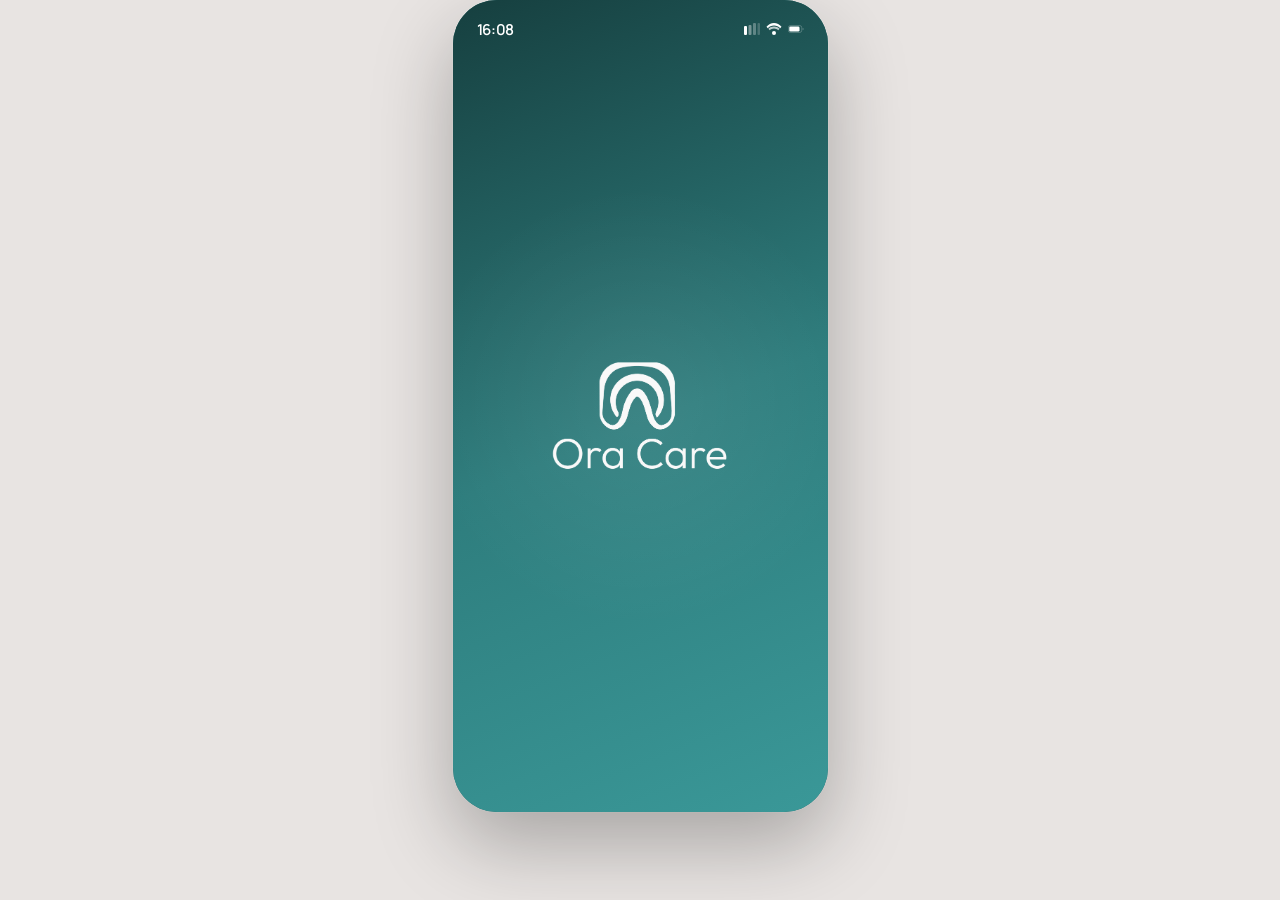
<file: index.html>
<!DOCTYPE html>
<html lang="en">
<head>
<meta charset="UTF-8">
<meta name="viewport" content="width=device-width, initial-scale=1.0">
<title>OraCare — Oral Health Companion</title>
<link rel="preconnect" href="https://fonts.googleapis.com">
<link rel="preconnect" href="https://fonts.gstatic.com" crossorigin>
<link href="https://fonts.googleapis.com/css2?family=DM+Serif+Display:ital@0;1&family=Manrope:wght@300;400;500;600;700&display=swap" rel="stylesheet">
<link rel="stylesheet" href="style.css">
</head>
<body>
<div id="app">

  <!-- ════ STATUS BAR (shared) ════ -->
  <div class="status-bar" id="statusBar">
    <span class="time">9:41</span>
    <div class="icons">
      <svg viewBox="0 0 16 12" fill="none"><rect x="0" y="3" width="3" height="9" rx="1" fill="currentColor"/><rect x="4.5" y="2" width="3" height="10" rx="1" fill="currentColor" opacity="0.4"/><rect x="9" y="0" width="3" height="12" rx="1" fill="currentColor" opacity="0.3"/><rect x="13.5" y="0" width="2.5" height="12" rx="1" fill="currentColor" opacity="0.2"/></svg>
      <svg viewBox="0 0 16 12" fill="none"><path d="M8 2.5C10.5 2.5 12.7 3.5 14.2 5.2L15.5 3.7C13.6 1.4 10.9 0 8 0C5.1 0 2.4 1.4 0.5 3.7L1.8 5.2C3.3 3.5 5.5 2.5 8 2.5Z" fill="currentColor"/><path d="M8 5.5C9.7 5.5 11.2 6.2 12.3 7.3L13.6 5.8C12.1 4.3 10.1 3.5 8 3.5C5.9 3.5 3.9 4.3 2.4 5.8L3.7 7.3C4.8 6.2 6.3 5.5 8 5.5Z" fill="currentColor" opacity="0.7"/><circle cx="8" cy="10" r="2" fill="currentColor"/></svg>
      <svg viewBox="0 0 25 12" fill="none"><rect x="0.5" y="0.5" width="21" height="11" rx="3.5" stroke="currentColor" stroke-opacity="0.35"/><rect x="2" y="2" width="16" height="8" rx="2" fill="currentColor"/><path d="M23 4.5V7.5C23.8 7.2 24.5 6.5 24.5 6C24.5 5.5 23.8 4.8 23 4.5Z" fill="currentColor" opacity="0.4"/></svg>
    </div>
  </div>

  <!-- Shared SVG art (kept rendered so gradients paint inside <use>) -->
  <svg class="svg-sprite" aria-hidden="true" focusable="false" xmlns="http://www.w3.org/2000/svg">
        <defs>
          <radialGradient id="camVig" cx="50%" cy="50%" r="70%">
            <stop offset="0%" stop-color="#1E2E2E"/>
            <stop offset="100%" stop-color="#0C1A1A"/>
          </radialGradient>
          <radialGradient id="gumHighlight" cx="50%" cy="30%" r="60%">
            <stop offset="0%" stop-color="#F5A090" stop-opacity="0.5"/>
            <stop offset="100%" stop-color="#D97B6E" stop-opacity="0"/>
          </radialGradient>
        </defs>

        <g id="teethArt">
        <!-- Dark camera background -->
        <rect width="327" height="210" fill="url(#camVig)"/>

        <!-- Upper gum tissue -->
        <path d="M48 102 Q90 78 163 74 Q236 78 279 102 L279 116 Q236 92 163 88 Q90 92 48 116 Z" fill="#D97B6E"/>
        <path d="M48 102 Q90 78 163 74 Q236 78 279 102" stroke="#F0907E" stroke-width="1.5" fill="none" opacity="0.6"/>

        <!-- Upper teeth — 8 teeth centred -->
        <!-- Far-left partial -->
        <rect x="50" y="102" width="22" height="46" rx="4" fill="#F2F0EB" opacity="0.9"/>
        <!-- Teeth 2–7 -->
        <rect x="74" y="98"  width="25" height="51" rx="4" fill="#F8F8F5"/>
        <rect x="101" y="95" width="26" height="55" rx="4" fill="#FFFFFF"/>
        <rect x="129" y="93" width="28" height="58" rx="4" fill="#FFFFFF"/>
        <rect x="159" y="93" width="28" height="58" rx="4" fill="#FFFFFF"/>
        <rect x="189" y="95" width="26" height="55" rx="4" fill="#FFFFFF"/>
        <rect x="217" y="98" width="25" height="51" rx="4" fill="#F8F8F5"/>
        <!-- Far-right partial -->
        <rect x="244" y="102" width="22" height="46" rx="4" fill="#F2F0EB" opacity="0.9"/>

        <!-- Subtle tooth gap lines -->
        <line x1="74"  y1="98"  x2="74"  y2="149" stroke="#D0CFC8" stroke-width="0.8" opacity="0.5"/>
        <line x1="101" y1="95"  x2="101" y2="150" stroke="#D0CFC8" stroke-width="0.8" opacity="0.5"/>
        <line x1="129" y1="93"  x2="129" y2="151" stroke="#D0CFC8" stroke-width="0.8" opacity="0.5"/>
        <line x1="159" y1="93"  x2="159" y2="151" stroke="#D0CFC8" stroke-width="0.8" opacity="0.5"/>
        <line x1="189" y1="93"  x2="189" y2="151" stroke="#D0CFC8" stroke-width="0.8" opacity="0.5"/>
        <line x1="217" y1="95"  x2="217" y2="150" stroke="#D0CFC8" stroke-width="0.8" opacity="0.5"/>
        <line x1="244" y1="98"  x2="244" y2="149" stroke="#D0CFC8" stroke-width="0.8" opacity="0.5"/>

        <!-- Tooth surface highlights -->
        <rect x="131" y="95" width="6" height="28" rx="3" fill="white" opacity="0.35"/>
        <rect x="161" y="95" width="6" height="28" rx="3" fill="white" opacity="0.35"/>
        <rect x="103" y="97" width="5" height="22" rx="2" fill="white" opacity="0.25"/>
        <rect x="191" y="97" width="5" height="22" rx="2" fill="white" opacity="0.25"/>

        <!-- Dark mouth interior between teeth rows -->
        <rect x="48" y="149" width="231" height="10" fill="#0A1414"/>

        <!-- Lower gum tissue (partial) -->
        <path d="M48 159 Q163 152 279 159 L279 172 Q163 165 48 172 Z" fill="#C96E62" opacity="0.85"/>

        <!-- Lower teeth (tips only) -->
        <rect x="82"  y="153" width="21" height="12" rx="3" fill="#F0EDE6" opacity="0.75"/>
        <rect x="105" y="151" width="24" height="14" rx="3" fill="#F8F8F5" opacity="0.85"/>
        <rect x="131" y="149" width="27" height="16" rx="3" fill="#FFFFFF" opacity="0.9"/>
        <rect x="160" y="149" width="27" height="16" rx="3" fill="#FFFFFF" opacity="0.9"/>
        <rect x="189" y="151" width="24" height="14" rx="3" fill="#F8F8F5" opacity="0.85"/>
        <rect x="215" y="153" width="21" height="12" rx="3" fill="#F0EDE6" opacity="0.75"/>

        <!-- Dark area below lower teeth -->
        <rect x="0" y="165" width="327" height="45" fill="#0C1A1A"/>
        </g>
  </svg>

  <!-- ════════════════════════════
       SPLASH SCREEN
  ════════════════════════════ -->
  <div class="screen active" id="screen-splash" onclick="exitSplash()">
    <div class="splash-glow"></div>
    <div class="splash-center">
      <!-- PNG clipped to hide the old tagline, same as the welcome logo -->
      <div class="splash-logo-clip">
        <img src="assets/OraCare-White.png" alt="OraCare">
      </div>
    </div>
  </div>

  <!-- ════════════════════════════
       SCREEN 1: WELCOME
  ════════════════════════════ -->
  <div class="screen" id="screen-welcome">

    <!-- Logo: PNG clipped to hide tagline, show icon + wordmark -->
    <div class="welcome-logo-container">
      <div class="welcome-logo-clip">
        <img src="assets/OraCare-Color.png" alt="OraCare">
      </div>
    </div>

    <!-- Headline -->
    <h1 class="welcome-headline">
      <span class="headline-dim">Personalized oral health care for every </span><span class="accent">life stage.</span>
    </h1>

    <!-- Feature row -->
    <div class="feature-row">

      <div class="feature-item">
        <div class="feature-icon-wrap fi-teal">🦷</div>
        <span class="feature-label">Track<br>Symptoms</span>
      </div>

      <div class="feature-item">
        <div class="feature-icon-wrap fi-salmon">✨</div>
        <span class="feature-label">Personalized<br>Care</span>
      </div>

      <div class="feature-item">
        <div class="feature-icon-wrap fi-slate">📷</div>
        <span class="feature-label">AI Photo<br>Diary</span>
      </div>

    </div>

    <!-- CTA -->
    <div class="welcome-cta">
      <button class="btn-welcome-primary" onclick="navigate('screen-profile-for', 'forward')">Get Started</button>
      <button class="btn-welcome-secondary" onclick="navigate('screen-dashboard', 'forward')">Already have an account? Sign In</button>
      <button class="btn-welcome-tertiary" onclick="navigate('screen-dashboard', 'forward')">Skip for now</button>
    </div>

    <!-- Footer -->
    <p class="welcome-footer">
      By continuing, you agree to our <a href="#">Terms</a> &amp; <a href="#">Privacy Policy</a>.<br>
      Your health data stays on your phone.
    </p>

  </div>

  <!-- ════════════════════════════
       SCREEN 2: WHO IS IT FOR
  ════════════════════════════ -->
  <div class="screen" id="screen-profile-for">
    <div class="screen-header">
      <div class="nav-row">
        <button class="back-btn" onclick="navigate('screen-welcome', 'back')">
          <svg width="18" height="18" viewBox="0 0 18 18" fill="none"><path d="M11 14L6 9L11 4" stroke="#2F3133" stroke-width="2" stroke-linecap="round" stroke-linejoin="round"/></svg>
        </button>
      </div>
    </div>

    <div class="life-stage-intro">
      <h2 class="heading">Who are you setting up OraCare for?</h2>
      <p class="body">You can add family members later.</p>
    </div>

    <div class="stages-grid">
      <div class="stage-card pregnancy-card" onclick="navigate('screen-life-stage', 'forward')">
        <div class="stage-icon stage-icon-teal">🙋</div>
        <div class="stage-text">
          <div class="stage-name">Me</div>
          <div class="stage-desc">Your teeth and gums</div>
        </div>
        <span class="stage-badge">Active</span>
        <svg width="20" height="20" viewBox="0 0 20 20" fill="none" class="stage-arrow"><path d="M8 5L13 10L8 15" stroke="currentColor" stroke-width="2" stroke-linecap="round" stroke-linejoin="round"/></svg>
      </div>

      <div class="stage-card coming-soon">
        <div class="stage-icon stage-icon-salmon">🧒</div>
        <div class="stage-text">
          <div class="stage-name">My child</div>
          <div class="stage-desc">From first tooth to braces</div>
        </div>
        <span class="stage-badge soon">Coming Soon</span>
      </div>

      <div class="stage-card coming-soon">
        <div class="stage-icon stage-icon-lavender">💑</div>
        <div class="stage-text">
          <div class="stage-name">My partner</div>
          <div class="stage-desc">Invite them to join your plan</div>
        </div>
        <span class="stage-badge soon">Coming Soon</span>
      </div>
    </div>
  </div>

  <!-- ════════════════════════════
       SCREEN 3: LIFE STAGE
  ════════════════════════════ -->
  <div class="screen" id="screen-life-stage">
    <div class="screen-header">
      <div class="nav-row">
        <button class="back-btn" onclick="navigate('screen-profile-for', 'back')">
          <svg width="18" height="18" viewBox="0 0 18 18" fill="none"><path d="M11 14L6 9L11 4" stroke="#2F3133" stroke-width="2" stroke-linecap="round" stroke-linejoin="round"/></svg>
        </button>
      </div>
    </div>

    <div class="life-stage-intro" style="padding: 0 24px 8px;">
      <h2 class="heading">Which fits you best?</h2>
      <p class="body" style="margin-top: 8px;">We’ll match tips and reminders to you.</p>
    </div>

    <div class="stages-grid">
      <div class="stage-card coming-soon">
        <div class="stage-icon stage-icon-amber">🙂</div>
        <div class="stage-text">
          <div class="stage-name">Adult</div>
          <div class="stage-desc">Everyday habits that prevent problems</div>
        </div>
        <span class="stage-badge soon">Coming Soon</span>
      </div>

      <div class="stage-card coming-soon">
        <div class="stage-icon stage-icon-rose">🌿</div>
        <div class="stage-text">
          <div class="stage-name">60+</div>
          <div class="stage-desc">Healthy teeth and gums for years to come</div>
        </div>
        <span class="stage-badge soon">Coming Soon</span>
      </div>

      <p class="label">Life changes</p>

      <div class="stage-card pregnancy-card" onclick="navigate('screen-assessment', 'forward')">
        <div class="stage-icon stage-icon-teal">🤰</div>
        <div class="stage-text">
          <div class="stage-name" style="color: var(--teal);">Pregnancy</div>
          <div class="stage-desc">Gum and tooth changes, trimester by trimester</div>
        </div>
        <span class="stage-badge">Active</span>
        <svg width="20" height="20" viewBox="0 0 20 20" fill="none" class="stage-arrow" style="color: var(--teal)"><path d="M8 5L13 10L8 15" stroke="currentColor" stroke-width="2" stroke-linecap="round" stroke-linejoin="round"/></svg>
      </div>

      <div class="stage-card coming-soon">
        <div class="stage-icon stage-icon-salmon">👶</div>
        <div class="stage-text">
          <div class="stage-name">After birth</div>
          <div class="stage-desc">Getting back to your routine with a newborn</div>
        </div>
        <span class="stage-badge soon">Coming Soon</span>
      </div>
    </div>
  </div>

  <!-- ════════════════════════════
       SCREEN 3: ASSESSMENT
  ════════════════════════════ -->
  <div class="screen" id="screen-assessment">
    <div class="screen-header">
      <div class="nav-row">
        <button class="back-btn" onclick="navigate('screen-life-stage', 'back')">
          <svg width="18" height="18" viewBox="0 0 18 18" fill="none"><path d="M11 14L6 9L11 4" stroke="#2F3133" stroke-width="2" stroke-linecap="round" stroke-linejoin="round"/></svg>
        </button>
        <div style="flex:1; text-align: center;">
          <span class="label">Pregnancy Assessment</span>
        </div>
        <div style="width:40px;"></div>
      </div>
      <div class="assessment-progress">
        <div class="assessment-progress-fill" id="assessProgress" style="width: 14.3%;"></div>
      </div>
    </div>

    <!-- Step 1: Trimester -->
    <div class="assessment-step active" id="astep-1">
      <p class="step-num">Question 1 of 7</p>
      <h2 class="step-title">Which trimester are you in?</h2>
      <p class="step-body">Your trimester affects which oral health symptoms are most common and what care your body needs most.</p>
      <div class="trimester-options">
        <button class="tri-btn" onclick="selectTrimester(this, 1)">
          <div class="tri-num">1st</div>
          <div class="tri-label">Trimester</div>
          <div class="tri-weeks">Weeks 1–12</div>
        </button>
        <button class="tri-btn" onclick="selectTrimester(this, 2)">
          <div class="tri-num">2nd</div>
          <div class="tri-label">Trimester</div>
          <div class="tri-weeks">Weeks 13–26</div>
        </button>
        <button class="tri-btn" onclick="selectTrimester(this, 3)">
          <div class="tri-num">3rd</div>
          <div class="tri-label">Trimester</div>
          <div class="tri-weeks">Weeks 27–40</div>
        </button>
      </div>
      <div class="step-footer">
        <button class="btn-primary" disabled onclick="goAssessStep(2)">Continue</button>
      </div>
    </div>

    <!-- Step 2: Symptoms -->
    <div class="assessment-step" id="astep-2">
      <p class="step-num">Question 2 of 7</p>
      <h2 class="step-title">Are you experiencing any of these?</h2>
      <p class="step-body">Select all symptoms that apply. This helps us personalize your care plan.</p>
      <div class="symptom-list">
        <div class="symptom-item" onclick="toggleSymptom(this)">
          <div class="symptom-check"></div>
          <span class="symptom-icon">🩸</span>
          <div class="symptom-text">
            <div class="symptom-name">Bleeding gums</div>
            <div class="symptom-sub">When brushing or flossing</div>
          </div>
        </div>
        <div class="symptom-item" onclick="toggleSymptom(this)">
          <div class="symptom-check"></div>
          <span class="symptom-icon">⚡</span>
          <div class="symptom-text">
            <div class="symptom-name">Tooth sensitivity</div>
            <div class="symptom-sub">To hot, cold, or sweet foods</div>
          </div>
        </div>
        <div class="symptom-item" onclick="toggleSymptom(this)">
          <div class="symptom-check"></div>
          <span class="symptom-icon">💧</span>
          <div class="symptom-text">
            <div class="symptom-name">Dry mouth</div>
            <div class="symptom-sub">Reduced saliva production</div>
          </div>
        </div>
        <div class="symptom-item" onclick="toggleSymptom(this)">
          <div class="symptom-check"></div>
          <span class="symptom-icon">😬</span>
          <div class="symptom-text">
            <div class="symptom-name">Gum swelling</div>
            <div class="symptom-sub">Puffy or tender gums</div>
          </div>
        </div>
        <div class="symptom-item" onclick="toggleSymptom(this)">
          <div class="symptom-check"></div>
          <span class="symptom-icon">🤢</span>
          <div class="symptom-text">
            <div class="symptom-name">Morning sickness effects</div>
            <div class="symptom-sub">Tooth erosion from acid exposure</div>
          </div>
        </div>
        <div class="symptom-item" onclick="toggleSymptom(this)">
          <div class="symptom-check"></div>
          <span class="symptom-icon">🦷</span>
          <div class="symptom-text">
            <div class="symptom-name">Tooth pain</div>
            <div class="symptom-sub">Discomfort when chewing or biting</div>
          </div>
        </div>
      </div>
      <div class="step-footer">
        <button class="btn-primary" disabled onclick="goAssessStep(3)">Continue</button>
        <button class="btn-ghost" style="align-self: center;" onclick="goAssessStep(3)">None of these apply</button>
      </div>
    </div>

    <!-- Step 3: Flossing -->
    <div class="assessment-step" id="astep-3">
      <p class="step-num">Question 3 of 7</p>
      <h2 class="step-title">Do you floss regularly?</h2>
      <p class="step-body">Flossing helps remove plaque and reduce gum inflammation, which can become more common during pregnancy.</p>
      <div class="dental-options">
        <button class="floss-opt" onclick="selectFloss(this)">
          <span class="dental-opt-dot"></span>Daily
        </button>
        <button class="floss-opt" onclick="selectFloss(this)">
          <span class="dental-opt-dot"></span>A few times a week
        </button>
        <button class="floss-opt" onclick="selectFloss(this)">
          <span class="dental-opt-dot"></span>Rarely
        </button>
        <button class="floss-opt" onclick="selectFloss(this)">
          <span class="dental-opt-dot"></span>Never
        </button>
      </div>
      <div class="step-footer">
        <button class="btn-primary" disabled onclick="goAssessStep(4)">Continue</button>
      </div>
    </div>

    <!-- Step 4: Dental history -->
    <div class="assessment-step" id="astep-4">
      <p class="step-num">Question 4 of 7</p>
      <h2 class="step-title">When did you last visit a dentist?</h2>
      <p class="step-body">The ADA recommends two dental cleanings during pregnancy. Regular check-ups are safe and important.</p>
      <div class="dental-options">
        <button class="dental-opt" onclick="selectDental(this)">
          <span class="dental-opt-dot"></span>Within the last 3 months
        </button>
        <button class="dental-opt" onclick="selectDental(this)">
          <span class="dental-opt-dot"></span>3–6 months ago
        </button>
        <button class="dental-opt" onclick="selectDental(this)">
          <span class="dental-opt-dot"></span>6–12 months ago
        </button>
        <button class="dental-opt" onclick="selectDental(this)">
          <span class="dental-opt-dot"></span>More than a year ago
        </button>
        <button class="dental-opt" onclick="selectDental(this)">
          <span class="dental-opt-dot"></span>I haven't been yet during pregnancy
        </button>
      </div>
      <div class="step-footer">
        <button class="btn-primary" disabled onclick="goAssessStep(5)">Continue</button>
      </div>
    </div>

    <!-- Step 5: Nausea / Vomiting -->
    <div class="assessment-step" id="astep-5">
      <p class="step-num">Question 5 of 7</p>
      <h2 class="step-title">How often do you experience nausea or vomiting?</h2>
      <p class="step-body">Frequent vomiting can expose teeth to stomach acid and increase the risk of enamel erosion during pregnancy.</p>
      <div class="dental-options">
        <button class="nausea-opt" onclick="selectNausea(this)">
          <span class="dental-opt-dot"></span>Frequently
        </button>
        <button class="nausea-opt" onclick="selectNausea(this)">
          <span class="dental-opt-dot"></span>Occasionally
        </button>
        <button class="nausea-opt" onclick="selectNausea(this)">
          <span class="dental-opt-dot"></span>Rarely
        </button>
        <button class="nausea-opt" onclick="selectNausea(this)">
          <span class="dental-opt-dot"></span>Never
        </button>
      </div>
      <div class="step-footer">
        <button class="btn-primary" disabled onclick="goAssessStep(6)">Continue</button>
      </div>
    </div>

    <!-- Step 6: Brushing Frequency -->
    <div class="assessment-step" id="astep-6">
      <p class="step-num">Question 6 of 7</p>
      <h2 class="step-title">How often do you brush your teeth?</h2>
      <p class="step-body">Daily brushing helps prevent plaque buildup, gum inflammation, and cavities during pregnancy.</p>
      <div class="dental-options">
        <button class="brush-opt" onclick="selectBrush(this)">
          <span class="dental-opt-dot"></span>Less than once daily
        </button>
        <button class="brush-opt" onclick="selectBrush(this)">
          <span class="dental-opt-dot"></span>Once daily
        </button>
        <button class="brush-opt" onclick="selectBrush(this)">
          <span class="dental-opt-dot"></span>Twice daily
        </button>
        <button class="brush-opt" onclick="selectBrush(this)">
          <span class="dental-opt-dot"></span>More than twice daily
        </button>
      </div>
      <div class="step-footer">
        <button class="btn-primary" disabled onclick="goAssessStep(7)">Continue</button>
      </div>
    </div>

    <!-- Step 7: Oral Health Self-Assessment -->
    <div class="assessment-step" id="astep-7">
      <p class="step-num">Question 7 of 7</p>
      <h2 class="step-title">How would you rate your current oral health?</h2>
      <p class="step-body">Your self-assessment helps personalize recommendations, educational content, and follow-up guidance.</p>
      <div class="dental-options">
        <button class="oral-opt" onclick="selectOral(this)">
          <span class="dental-opt-dot"></span>Excellent
        </button>
        <button class="oral-opt" onclick="selectOral(this)">
          <span class="dental-opt-dot"></span>Good
        </button>
        <button class="oral-opt" onclick="selectOral(this)">
          <span class="dental-opt-dot"></span>Fair
        </button>
        <button class="oral-opt" onclick="selectOral(this)">
          <span class="dental-opt-dot"></span>Poor
        </button>
      </div>
      <div class="step-footer">
        <button class="btn-primary" disabled onclick="navigate('screen-dashboard', 'forward')">Build My Care Plan</button>
      </div>
    </div>
  </div>

  <!-- ════════════════════════════
       SCREEN 4: DASHBOARD
  ════════════════════════════ -->
  <div class="screen" id="screen-dashboard">
    <div class="dashboard-header">
      <div class="dash-top">
        <div>
          <div class="dash-greeting">Good morning, Sarah</div>
          <div class="dash-name">Week 18 · 2nd Trimester</div>
        </div>
        <button class="notif-btn">
          <svg width="20" height="20" viewBox="0 0 24 24" fill="none"><path d="M18 8.5C18 6.5 17 5 15.5 4C14.5 3.3 13.3 3 12 3C10.7 3 9.5 3.3 8.5 4C7 5 6 6.5 6 8.5C6 14.5 4 16.5 4 16.5H20C20 16.5 18 14.5 18 8.5Z" stroke="white" stroke-width="1.5" stroke-linecap="round" stroke-linejoin="round"/><path d="M13.7 20C13.4 20.6 12.7 21 12 21C11.3 21 10.6 20.6 10.3 20" stroke="white" stroke-width="1.5" stroke-linecap="round" stroke-linejoin="round"/></svg>
          <span class="notif-dot"></span>
        </button>
      </div>

      <div class="health-score-card">
        <div class="progress-stats">
          <button class="progress-stat progress-stat--link" onclick="navigate('screen-checkin', 'forward')">
            <span class="progress-value" id="checkinStatus">To do</span>
            <span class="progress-label">This week’s check-in</span>
          </button>
          <div class="progress-stat">
            <span class="progress-value" id="photoCount">4</span>
            <span class="progress-label">Photos so far</span>
          </div>
          <div class="progress-stat">
            <span class="progress-value">Week 22</span>
            <span class="progress-label">Check-up due</span>
          </div>
        </div>
      </div>
    </div>

    <div class="dashboard-body">
      <div class="section-title" style="margin-top: 24px;">Quick Actions</div>
      <div class="quick-actions">
        <button class="quick-action" onclick="navigate('screen-photo-diary', 'forward')">
          <div class="qa-icon">📷</div>
          <div class="qa-label">Photo diary</div>
          <div class="qa-sub">Add a photo</div>
        </button>
        <button class="quick-action" onclick="navigate('screen-recommendations', 'forward')">
          <div class="qa-icon">✨</div>
          <div class="qa-label">Care Plan</div>
          <div class="qa-sub">7 actions</div>
        </button>
        <button class="quick-action" onclick="navigate('screen-checkin', 'forward')">
          <div class="qa-icon">📝</div>
          <div class="qa-label">Check-in</div>
          <div class="qa-sub" id="checkinQaSub">This week</div>
        </button>
      </div>

      <div class="section-title">For Your Trimester</div>
      <div class="tip-cards">
        <button class="tip-card" onclick="openLesson('screen-dashboard')">
          <div class="tip-icon-wrap fi-teal">📖</div>
          <div class="tip-content">
            <div class="tip-label tip-label--teal">Lesson · 2-min read</div>
            <div class="tip-title">Why gums bleed more in the 2nd trimester</div>
            <div class="tip-body">What’s normal, what helps, and when to see your dentist.</div>
            <div class="reviewed-mark">✓ Dentist-reviewed</div>
          </div>
          <svg width="16" height="16" viewBox="0 0 16 16" fill="none" class="tip-arrow"><path d="M6 4L10 8L6 12" stroke="currentColor" stroke-width="1.5" stroke-linecap="round" stroke-linejoin="round"/></svg>
        </button>
      </div>

      <div class="section-title">Recent Symptoms</div>
      <div class="symptom-log">
        <div class="symptom-log-header">
          <span class="symptom-log-title">Symptom Tracker</span>
          <button class="see-all">See all</button>
        </div>
        <div class="symptom-row">
          <div class="symptom-row-dot" style="background: var(--salmon);"></div>
          <div class="symptom-row-text">Bleeding gums while brushing</div>
          <div class="symptom-row-date">Today</div>
        </div>
        <div class="symptom-row">
          <div class="symptom-row-dot" style="background: #FCD34D;"></div>
          <div class="symptom-row-text">Dry mouth (moderate)</div>
          <div class="symptom-row-date">Yesterday</div>
        </div>
        <div class="symptom-row">
          <div class="symptom-row-dot" style="background: var(--teal-light);"></div>
          <div class="symptom-row-text">No symptoms reported</div>
          <div class="symptom-row-date">Oct 5</div>
        </div>
      </div>

      <div style="background: var(--teal-pale); border-radius: var(--r-md); padding: 16px 18px; margin-bottom: 28px; display: flex; gap: 12px; align-items: center;">
        <span style="font-size: 24px;">🦷</span>
        <div>
          <div style="font-size: 14px; font-weight: 600; margin-bottom: 3px;">Next Dental Visit</div>
          <div style="font-size: 13px; color: var(--text-mid);">Schedule your 2nd trimester cleaning — recommended by Week 22.</div>
        </div>
        <svg width="16" height="16" viewBox="0 0 16 16" fill="none" style="color: var(--teal); flex-shrink:0;"><path d="M6 4L10 8L6 12" stroke="currentColor" stroke-width="2" stroke-linecap="round" stroke-linejoin="round"/></svg>
      </div>
    </div>

    <div class="bottom-nav">
      <button class="nav-item active" onclick="navigate('screen-dashboard', 'forward')">
        <svg width="22" height="22" viewBox="0 0 22 22" fill="none"><path d="M3 9.5L11 3L19 9.5V19C19 19.6 18.6 20 18 20H14V15H8V20H4C3.4 20 3 19.6 3 19V9.5Z" stroke="#2E7D7D" stroke-width="1.6" stroke-linejoin="round"/></svg>
        <span>Home</span>
      </button>
      <button class="nav-item" onclick="navigate('screen-photo-diary', 'forward')">
        <svg width="22" height="22" viewBox="0 0 22 22" fill="none"><rect x="3" y="5" width="16" height="13" rx="2" stroke="#9EA4A8" stroke-width="1.6"/><circle cx="11" cy="11.5" r="3" stroke="#9EA4A8" stroke-width="1.6"/><path d="M8 5V4C8 3.4 8.4 3 9 3H13C13.6 3 14 3.4 14 4V5" stroke="#9EA4A8" stroke-width="1.6" stroke-linecap="round"/></svg>
        <span>History</span>
      </button>
      <button class="nav-item" onclick="navigate('screen-recommendations', 'forward')">
        <svg width="22" height="22" viewBox="0 0 22 22" fill="none"><path d="M7 11H15M7 7H15M7 15H11" stroke="#9EA4A8" stroke-width="1.6" stroke-linecap="round"/><rect x="3" y="3" width="16" height="16" rx="3" stroke="#9EA4A8" stroke-width="1.6"/></svg>
        <span>Plan</span>
      </button>
      <button class="nav-item" onclick="navigate('screen-profile', 'forward')">
        <svg width="22" height="22" viewBox="0 0 22 22" fill="none"><circle cx="11" cy="8" r="4" stroke="#9EA4A8" stroke-width="1.6"/><path d="M4 19C4 15.7 7.1 13 11 13C14.9 13 18 15.7 18 19" stroke="#9EA4A8" stroke-width="1.6" stroke-linecap="round"/></svg>
        <span>Profile</span>
      </button>
    </div>
  </div>

  <!-- ════════════════════════════
       SCREEN 5: SCAN INSTRUCTIONS
  ════════════════════════════ -->
  <div class="screen" id="screen-scan-instructions">
    <div class="scan-hero">
      <div class="nav-row" style="justify-content: flex-start; margin-bottom: 16px;">
        <button class="back-btn" style="background: rgba(255,255,255,0.15); box-shadow: none;" onclick="navigate(guideReturn, 'back')">
          <svg width="18" height="18" viewBox="0 0 18 18" fill="none"><path d="M11 14L6 9L11 4" stroke="white" stroke-width="2" stroke-linecap="round" stroke-linejoin="round"/></svg>
        </button>
      </div>

      <!-- Phone + mouth SVG illustration -->
      <svg width="160" height="160" viewBox="0 0 160 160" fill="none" style="margin: 0 auto; display: block;">
        <!-- Phone body -->
        <rect x="50" y="20" width="60" height="110" rx="12" fill="rgba(255,255,255,0.15)" stroke="rgba(255,255,255,0.4)" stroke-width="1.5"/>
        <!-- Screen -->
        <rect x="55" y="30" width="50" height="88" rx="6" fill="rgba(255,255,255,0.08)"/>
        <!-- Mouth scan area -->
        <rect x="60" y="45" width="40" height="40" rx="6" fill="rgba(255,255,255,0.12)" stroke="rgba(255,255,255,0.5)" stroke-width="1.5" stroke-dasharray="4 2"/>
        <!-- Teeth illustration in scan area -->
        <rect x="63" y="55" width="9" height="14" rx="3" fill="white" opacity="0.85"/>
        <rect x="74" y="53" width="11" height="16" rx="3" fill="white" opacity="0.9"/>
        <rect x="87" y="55" width="9" height="14" rx="3" fill="white" opacity="0.85"/>
        <!-- Gum line -->
        <path d="M63 55 Q67 51 74 53 Q79 51 87 53 Q93 51 96 55" stroke="var(--salmon-light)" stroke-width="2" stroke-linecap="round" fill="none" opacity="0.8"/>
        <!-- Scan line -->
        <line x1="60" y1="69" x2="100" y2="69" stroke="#7DECD4" stroke-width="1.5" stroke-dasharray="3 2" opacity="0.8"/>
        <!-- Camera button -->
        <circle cx="80" cy="108" r="10" fill="rgba(255,255,255,0.25)" stroke="rgba(255,255,255,0.6)" stroke-width="1.5"/>
        <circle cx="80" cy="108" r="6" fill="white" opacity="0.8"/>
        <!-- Corner marks -->
        <path d="M61 46 L61 50 M61 46 L65 46" stroke="#7DECD4" stroke-width="2" stroke-linecap="round"/>
        <path d="M99 46 L99 50 M99 46 L95 46" stroke="#7DECD4" stroke-width="2" stroke-linecap="round"/>
        <path d="M61 84 L61 80 M61 84 L65 84" stroke="#7DECD4" stroke-width="2" stroke-linecap="round"/>
        <path d="M99 84 L99 80 M99 84 L95 84" stroke="#7DECD4" stroke-width="2" stroke-linecap="round"/>
        <!-- AI sparkle -->
        <circle cx="126" cy="48" r="18" fill="rgba(232,140,125,0.2)"/>
        <path d="M126 40 L127.5 45 L132 44 L128.5 47 L130 52 L126 49 L122 52 L123.5 47 L120 44 L124.5 45 Z" fill="white" opacity="0.9"/>
      </svg>

      <h1 class="scan-hero-title">How to take a good photo</h1>
      <p class="scan-hero-sub">Takes 30 seconds. OraCare guides you through it.</p>
    </div>

    <div class="scan-steps">
      <div class="scan-step-item">
        <div class="step-bubble">1</div>
        <div class="scan-step-content">
          <div class="scan-step-title">Find good lighting</div>
          <div class="scan-step-body">Stand near a bright light source or turn on your overhead light. Avoid backlighting from windows.</div>
        </div>
      </div>
      <div class="scan-step-item">
        <div class="step-bubble">2</div>
        <div class="scan-step-content">
          <div class="scan-step-title">Hold phone 8–10 inches away</div>
          <div class="scan-step-body">Prop your phone or have someone hold it. Position so your full smile and gum line are visible in frame.</div>
        </div>
      </div>
      <div class="scan-step-item">
        <div class="step-bubble">3</div>
        <div class="scan-step-content">
          <div class="scan-step-title">Open wide and smile</div>
          <div class="scan-step-body">Pull lips back to expose your teeth and gums. Make sure your gum line is visible.</div>
        </div>
      </div>
      <div class="scan-step-item">
        <div class="step-bubble">4</div>
        <div class="scan-step-content">
          <div class="scan-step-title">Keep still and tap capture</div>
          <div class="scan-step-body">Hold steady for 2 seconds, then tap capture.</div>
        </div>
      </div>
    </div>

    <div class="scan-warning">
      <span style="font-size: 18px; flex-shrink: 0;">⚠️</span>
      <div class="scan-warning-text"><strong>Medical disclaimer:</strong> Photos are for your own records and to share with your dentist. OraCare does not diagnose. Always consult your dentist.</div>
    </div>

    <div class="scan-footer">
      <button class="btn-primary" onclick="enterCapture()" style="background: linear-gradient(135deg, var(--teal), #256868);">
        Continue
      </button>
    </div>

    <div class="bottom-nav">
      <button class="nav-item" onclick="navigate('screen-dashboard', 'back')">
        <svg width="22" height="22" viewBox="0 0 22 22" fill="none"><path d="M3 9.5L11 3L19 9.5V19C19 19.6 18.6 20 18 20H14V15H8V20H4C3.4 20 3 19.6 3 19V9.5Z" stroke="#9EA4A8" stroke-width="1.6" stroke-linejoin="round"/></svg>
        <span>Home</span>
      </button>
      <button class="nav-item active">
        <svg width="22" height="22" viewBox="0 0 22 22" fill="none"><rect x="3" y="5" width="16" height="13" rx="2" stroke="#2E7D7D" stroke-width="1.6"/><circle cx="11" cy="11.5" r="3" stroke="#2E7D7D" stroke-width="1.6"/><path d="M8 5V4C8 3.4 8.4 3 9 3H13C13.6 3 14 3.4 14 4V5" stroke="#2E7D7D" stroke-width="1.6" stroke-linecap="round"/></svg>
        <span>History</span>
      </button>
      <button class="nav-item" onclick="navigate('screen-recommendations', 'forward')">
        <svg width="22" height="22" viewBox="0 0 22 22" fill="none"><path d="M7 11H15M7 7H15M7 15H11" stroke="#9EA4A8" stroke-width="1.6" stroke-linecap="round"/><rect x="3" y="3" width="16" height="16" rx="3" stroke="#9EA4A8" stroke-width="1.6"/></svg>
        <span>Plan</span>
      </button>
      <button class="nav-item" onclick="navigate('screen-profile', 'forward')">
        <svg width="22" height="22" viewBox="0 0 22 22" fill="none"><circle cx="11" cy="8" r="4" stroke="#9EA4A8" stroke-width="1.6"/><path d="M4 19C4 15.7 7.1 13 11 13C14.9 13 18 15.7 18 19" stroke="#9EA4A8" stroke-width="1.6" stroke-linecap="round"/></svg>
        <span>Profile</span>
      </button>
    </div>
  </div>

  <!-- ════════════════════════════
       SCREEN 5a: PREMIUM UPGRADE
  ════════════════════════════ -->
  <div class="screen" id="screen-premium">

    <!-- Header -->
    <div class="premium-hero">
      <div class="nav-row" style="justify-content: flex-start; margin-bottom: 16px;">
        <button class="back-btn" style="background: rgba(255,255,255,0.15); box-shadow: none;" onclick="navigate('screen-profile', 'back')">
          <svg width="18" height="18" viewBox="0 0 18 18" fill="none"><path d="M11 14L6 9L11 4" stroke="white" stroke-width="2" stroke-linecap="round" stroke-linejoin="round"/></svg>
        </button>
      </div>
      <div class="premium-badge">✦ OraCare Plus</div>
      <h1 class="premium-hero-title">Everything for your family’s oral care</h1>
      <p class="premium-hero-sub">Prevention at home for you and your family, with lessons reviewed by a dentist.</p>
    </div>

    <!-- Feature list -->
    <div class="premium-features">
      <div class="premium-feature">
        <div class="premium-check-circle">
          <svg width="12" height="10" viewBox="0 0 12 10" fill="none"><path d="M1 5L4.5 8.5L11 1" stroke="#2E7D7D" stroke-width="2" stroke-linecap="round" stroke-linejoin="round"/></svg>
        </div>
        AI-guided photo diary
      </div>
      <div class="premium-feature">
        <div class="premium-check-circle">
          <svg width="12" height="10" viewBox="0 0 12 10" fill="none"><path d="M1 5L4.5 8.5L11 1" stroke="#2E7D7D" stroke-width="2" stroke-linecap="round" stroke-linejoin="round"/></svg>
        </div>
        Lessons for every life stage, reviewed by a dentist
      </div>
      <div class="premium-feature">
        <div class="premium-check-circle">
          <svg width="12" height="10" viewBox="0 0 12 10" fill="none"><path d="M1 5L4.5 8.5L11 1" stroke="#2E7D7D" stroke-width="2" stroke-linecap="round" stroke-linejoin="round"/></svg>
        </div>
        Reminders and check-up nudges
      </div>
      <div class="premium-feature">
        <div class="premium-check-circle">
          <svg width="12" height="10" viewBox="0 0 12 10" fill="none"><path d="M1 5L4.5 8.5L11 1" stroke="#2E7D7D" stroke-width="2" stroke-linecap="round" stroke-linejoin="round"/></svg>
        </div>
        Your oral-health history to share with your dentist
      </div>
      <div class="premium-feature">
        <div class="premium-check-circle">
          <svg width="12" height="10" viewBox="0 0 12 10" fill="none"><path d="M1 5L4.5 8.5L11 1" stroke="#2E7D7D" stroke-width="2" stroke-linecap="round" stroke-linejoin="round"/></svg>
        </div>
        Family sharing: invite your partner, add kids’ profiles
      </div>
    </div>

    <!-- Pricing -->
    <div class="premium-pricing">
      <div class="premium-trial-tag">7-day free trial</div>
      <div class="premium-price-main">€24.99<span style="font-size: 16px; font-family: var(--font-body); font-weight: 400;">/year</span></div>
      <div class="premium-price-sub">or €2.99/month · cancel anytime</div>
    </div>

    <!-- CTAs -->
    <div class="premium-cta">
      <button class="btn-primary" onclick="startTrialScan()" style="background: linear-gradient(135deg, var(--teal), #256868);">
        Start 7-day free trial
      </button>
      <button class="btn-secondary" onclick="beginDemo()">
        Try Demo
      </button>
      <button class="btn-capture-back" onclick="document.getElementById('insurerNote').hidden = false">Covered by your insurer? Activate here</button>
      <p class="premium-insurer-note" id="insurerNote" hidden>Insurer activation is coming soon.</p>
    </div>

  </div>

  <!-- ════════════════════════════
       SCREEN 5a2: SCAN CAPTURE
  ════════════════════════════ -->
  <div class="screen" id="screen-scan-capture">

    <div class="capture-header">
      <h1 class="capture-title" id="captureTitle">Capture Your Smile</h1>
      <span class="chip chip-teal capture-ai-chip">AI-guided</span>
    </div>

    <p class="capture-hint" id="captureHint" aria-live="polite">Pull your lips back a little more</p>

    <!-- Camera preview with teeth illustration -->
    <div class="capture-preview-wrap">
      <svg class="teeth-illustration" viewBox="0 0 327 210" xmlns="http://www.w3.org/2000/svg">
        <use href="#teethArt"/>
      </svg>

      <!-- Last week's mouth position (decorative overlay) -->
      <svg class="capture-ghost" viewBox="0 0 327 210" xmlns="http://www.w3.org/2000/svg" aria-hidden="true">
        <path d="M40 104 Q88 70 163 66 Q238 70 286 104 L286 146 Q238 172 163 174 Q88 172 40 146 Z"/>
      </svg>
      <span class="capture-ghost-label">Last week (Oct 3)</span>

      <div class="scan-frame-corner tl"></div>
      <div class="scan-frame-corner tr"></div>
      <div class="scan-frame-corner bl"></div>
      <div class="scan-frame-corner br"></div>

      <div class="capture-countdown" id="captureCountdown" aria-live="assertive" hidden></div>
    </div>

    <div class="shutter-row">
      <button class="capture-tips-link" onclick="openGuide('screen-scan-capture')">Photo tips</button>
      <button class="shutter" id="captureCta" onclick="startScan()" aria-label="Take photo now"></button>
      <button class="btn-capture-back" onclick="backFromCapture()">Cancel</button>
    </div>

    <div class="analysis-checklist capture-checklist" id="captureChecklist">
      <h2 class="section-title capture-checklist-title">AI checks your photo</h2>
      <div class="capture-checks">
        <div class="check-item" id="capture-check-1">
          <div class="check-icon" id="capture-check-icon-1"><svg width="12" height="10" viewBox="0 0 12 10" fill="none" style="display:none"><path d="M1 5L4.5 8.5L11 1" stroke="white" stroke-width="2" stroke-linecap="round" stroke-linejoin="round"/></svg></div>
          Mouth in frame
        </div>
        <div class="check-item" id="capture-check-2">
          <div class="check-icon" id="capture-check-icon-2"><svg width="12" height="10" viewBox="0 0 12 10" fill="none" style="display:none"><path d="M1 5L4.5 8.5L11 1" stroke="white" stroke-width="2" stroke-linecap="round" stroke-linejoin="round"/></svg></div>
          Gum line visible
        </div>
        <div class="check-item" id="capture-check-3">
          <div class="check-icon" id="capture-check-icon-3"><svg width="12" height="10" viewBox="0 0 12 10" fill="none" style="display:none"><path d="M1 5L4.5 8.5L11 1" stroke="white" stroke-width="2" stroke-linecap="round" stroke-linejoin="round"/></svg></div>
          Right distance
        </div>
        <div class="check-item" id="capture-check-4">
          <div class="check-icon" id="capture-check-icon-4"><svg width="12" height="10" viewBox="0 0 12 10" fill="none" style="display:none"><path d="M1 5L4.5 8.5L11 1" stroke="white" stroke-width="2" stroke-linecap="round" stroke-linejoin="round"/></svg></div>
          Straight angle
        </div>
        <div class="check-item" id="capture-check-5">
          <div class="check-icon" id="capture-check-icon-5"><svg width="12" height="10" viewBox="0 0 12 10" fill="none" style="display:none"><path d="M1 5L4.5 8.5L11 1" stroke="white" stroke-width="2" stroke-linecap="round" stroke-linejoin="round"/></svg></div>
          Enough light
        </div>
        <div class="check-item" id="capture-check-6">
          <div class="check-icon" id="capture-check-icon-6"><svg width="12" height="10" viewBox="0 0 12 10" fill="none" style="display:none"><path d="M1 5L4.5 8.5L11 1" stroke="white" stroke-width="2" stroke-linecap="round" stroke-linejoin="round"/></svg></div>
          Sharp image
        </div>
      </div>
    </div>

  </div>

  <!-- ════════════════════════════
       PHOTO DIARY
  ════════════════════════════ -->
  <div class="screen" id="screen-photo-diary">
    <div class="profile-header">
      <h1 class="heading">Your history</h1>
      <p class="body diary-sub">Photos and notes, over time.</p>
    </div>

    <div class="profile-body">
      <div class="tip-cards">
        <button class="tip-card" onclick="openGuide('screen-photo-diary')">
          <div class="tip-icon-wrap fi-teal">📸</div>
          <div class="tip-content">
            <div class="tip-title">How to take a good photo</div>
            <div class="tip-body">30-second guide</div>
          </div>
          <svg width="16" height="16" viewBox="0 0 16 16" fill="none" class="tip-arrow"><path d="M6 4L10 8L6 12" stroke="currentColor" stroke-width="1.5" stroke-linecap="round" stroke-linejoin="round"/></svg>
        </button>
      </div>

      <div class="diary-section-head">
        <h2 class="section-title">Photo diary</h2>
        <span class="chip chip-teal">AI-guided</span>
      </div>
      <div class="diary-grid">
        <button class="diary-thumb" onclick="openPhoto(18)" id="diaryThumb18" hidden>
          <svg viewBox="0 0 327 210" xmlns="http://www.w3.org/2000/svg" aria-hidden="true"><use href="#teethArt"/></svg>
          <span class="diary-thumb-label">Oct 10<span class="photo-week">Week 18</span></span>
        </button>
        <button class="diary-thumb" onclick="openPhoto(17)">
          <svg viewBox="0 0 327 210" xmlns="http://www.w3.org/2000/svg" aria-hidden="true"><use href="#teethArt"/></svg>
          <span class="diary-thumb-label">Oct 3<span class="photo-week">Week 17</span></span>
        </button>
        <button class="diary-thumb" onclick="openPhoto(16)">
          <svg viewBox="0 0 327 210" xmlns="http://www.w3.org/2000/svg" aria-hidden="true"><use href="#teethArt"/></svg>
          <span class="diary-thumb-label">Sep 26<span class="photo-week">Week 16</span></span>
        </button>
        <button class="diary-thumb" onclick="openPhoto(15)">
          <svg viewBox="0 0 327 210" xmlns="http://www.w3.org/2000/svg" aria-hidden="true"><use href="#teethArt"/></svg>
          <span class="diary-thumb-label">Sep 19<span class="photo-week">Week 15</span></span>
        </button>
        <button class="diary-thumb" onclick="openPhoto(14)">
          <svg viewBox="0 0 327 210" xmlns="http://www.w3.org/2000/svg" aria-hidden="true"><use href="#teethArt"/></svg>
          <span class="diary-thumb-label">Sep 12<span class="photo-week">Week 14</span></span>
        </button>
      </div>

      <div class="diary-actions">
        <button class="btn-primary" onclick="enterCapture()">Add a photo</button>
        <button class="btn-secondary" onclick="openShareSheet()">Share with my dentist</button>
      </div>
    </div>

    <div class="bottom-nav">
      <button class="nav-item" onclick="navigate('screen-dashboard', 'back')">
        <svg width="22" height="22" viewBox="0 0 22 22" fill="none"><path d="M3 9.5L11 3L19 9.5V19C19 19.6 18.6 20 18 20H14V15H8V20H4C3.4 20 3 19.6 3 19V9.5Z" stroke="#9EA4A8" stroke-width="1.6" stroke-linejoin="round"/></svg>
        <span>Home</span>
      </button>
      <button class="nav-item active">
        <svg width="22" height="22" viewBox="0 0 22 22" fill="none"><rect x="3" y="5" width="16" height="13" rx="2" stroke="#2E7D7D" stroke-width="1.6"/><circle cx="11" cy="11.5" r="3" stroke="#2E7D7D" stroke-width="1.6"/><path d="M8 5V4C8 3.4 8.4 3 9 3H13C13.6 3 14 3.4 14 4V5" stroke="#2E7D7D" stroke-width="1.6" stroke-linecap="round"/></svg>
        <span>History</span>
      </button>
      <button class="nav-item" onclick="navigate('screen-recommendations', 'forward')">
        <svg width="22" height="22" viewBox="0 0 22 22" fill="none"><path d="M7 11H15M7 7H15M7 15H11" stroke="#9EA4A8" stroke-width="1.6" stroke-linecap="round"/><rect x="3" y="3" width="16" height="16" rx="3" stroke="#9EA4A8" stroke-width="1.6"/></svg>
        <span>Plan</span>
      </button>
      <button class="nav-item">
        <svg width="22" height="22" viewBox="0 0 22 22" fill="none"><circle cx="11" cy="8" r="4" stroke="#9EA4A8" stroke-width="1.6"/><path d="M4 19C4 15.7 7.1 13 11 13C14.9 13 18 15.7 18 19" stroke="#9EA4A8" stroke-width="1.6" stroke-linecap="round"/></svg>
        <span>Profile</span>
      </button>
    </div>
  </div>

  <!-- ════════════════════════════
       PHOTO DETAIL
  ════════════════════════════ -->
  <div class="screen" id="screen-photo-detail">
    <div class="screen-header">
      <div class="nav-row">
        <button class="back-btn" onclick="navigate('screen-photo-diary', 'back')">
          <svg width="18" height="18" viewBox="0 0 18 18" fill="none"><path d="M11 14L6 9L11 4" stroke="#2F3133" stroke-width="2" stroke-linecap="round" stroke-linejoin="round"/></svg>
        </button>
      </div>
    </div>

    <div class="photo-detail">
      <div class="photo-compare-frame">
        <svg viewBox="0 0 327 210" xmlns="http://www.w3.org/2000/svg" aria-hidden="true"><use href="#teethArt"/></svg>
      </div>
      <h2 class="heading photo-detail-title" id="photoDetailTitle">Oct 10 · Week 18</h2>

      <div class="photo-detail-group">
        <h3 class="section-title">How do your gums feel?</h3>
        <div class="feel-chips" id="feelChips"><button class="feel-chip" aria-pressed="false" onclick="toggleFeel(this)">All good</button><button class="feel-chip" aria-pressed="false" onclick="toggleFeel(this)">Bleeding</button><button class="feel-chip" aria-pressed="false" onclick="toggleFeel(this)">Sensitive</button><button class="feel-chip" aria-pressed="false" onclick="toggleFeel(this)">Swollen</button><button class="feel-chip" aria-pressed="false" onclick="toggleFeel(this)">Sore</button></div>
      </div>

      <div class="photo-detail-group">
        <label class="section-title" for="photoNote">Add a note</label>
        <textarea class="note-field" id="photoNote" rows="2"></textarea>
      </div>

      <button class="btn-primary" onclick="navigate('screen-photo-compare', 'forward')">Compare with…</button>
      <button class="btn-secondary" onclick="openShareSheet()">Share with my dentist</button>
    </div>
  </div>

  <!-- ════════════════════════════
       PHOTO COMPARE
  ════════════════════════════ -->
  <div class="screen" id="screen-photo-compare">
    <div class="capture-header">
      <h1 class="capture-title">Compare</h1>
      <p class="capture-subtitle">Oct 3 and Oct 10</p>
    </div>

    <div class="photo-compare">
      <figure class="photo-compare-item">
        <div class="photo-compare-frame">
          <svg viewBox="0 0 327 210" xmlns="http://www.w3.org/2000/svg"><use href="#teethArt"/></svg>
        </div>
        <figcaption class="photo-compare-label">Oct 3<span class="photo-week">Week 17</span></figcaption>
      </figure>
      <figure class="photo-compare-item">
        <div class="photo-compare-frame">
          <svg viewBox="0 0 327 210" xmlns="http://www.w3.org/2000/svg"><use href="#teethArt"/></svg>
        </div>
        <figcaption class="photo-compare-label">Oct 10<span class="photo-week">Week 18</span></figcaption>
      </figure>
    </div>

    <div class="capture-footer">
      <button class="btn-secondary" onclick="openShareSheet()">Share with my dentist</button>
      <button class="btn-capture-back" onclick="navigate('screen-photo-diary', 'back')">Back to history</button>
    </div>
  </div>

  <!-- ════════════════════════════
       SCREEN 6: PHOTO SAVED
  ════════════════════════════ -->
  <div class="screen" id="screen-photo-saved">

    <div class="capture-header">
      <h1 class="capture-title">Photo saved</h1>
      <p class="capture-subtitle">Added to your history.</p>
    </div>

    <div class="photo-compare">
      <figure class="photo-compare-item">
        <div class="photo-compare-frame">
          <svg viewBox="0 0 327 210" xmlns="http://www.w3.org/2000/svg"><use href="#teethArt"/></svg>
        </div>
        <figcaption class="photo-compare-label">Oct 3<span class="photo-week">Week 17</span></figcaption>
      </figure>
      <figure class="photo-compare-item">
        <div class="photo-compare-frame photo-compare-frame--current">
          <svg viewBox="0 0 327 210" xmlns="http://www.w3.org/2000/svg"><use href="#teethArt"/></svg>
          <span class="photo-new-label">New</span>
        </div>
        <figcaption class="photo-compare-label">Oct 10 · today<span class="photo-week">Week 18</span></figcaption>
      </figure>
    </div>

    <p class="photo-compare-note">Compare over time, or share with your dentist.</p>

    <div class="capture-footer">
      <button class="btn-primary" onclick="navigate('screen-recommendations', 'forward')">View care plan</button>
      <button class="btn-secondary" onclick="openShareSheet()">Share with my dentist</button>
      <button class="btn-capture-back" onclick="navigate('screen-photo-diary', 'back')">Back to history</button>
    </div>

  </div>

  <!-- ════════════════════════════
       SCREEN 7: RECOMMENDATIONS
  ════════════════════════════ -->
  <div class="screen" id="screen-recommendations">
    <div class="recs-header">
      <div class="nav-row">
        <button class="back-btn" onclick="navigate('screen-dashboard', 'back')">
          <svg width="18" height="18" viewBox="0 0 18 18" fill="none"><path d="M11 14L6 9L11 4" stroke="#2F3133" stroke-width="2" stroke-linecap="round" stroke-linejoin="round"/></svg>
        </button>
        <div style="flex: 1; text-align: center;">
          <span style="font-size: 16px; font-weight: 600;">Care Plan</span>
        </div>
        <button style="background: none; border: none; cursor: pointer; font-size: 14px; color: var(--teal); font-weight: 600; font-family: var(--font-body);">Edit</button>
      </div>
    </div>

    <div class="recs-summary">
      <div class="recs-summary-text">
        <div class="recs-summary-label">Pregnancy · Week 18</div>
        <div class="recs-summary-title">Your personalized oral health action plan</div>
        <div class="recs-summary-count">7 recommendations · Based on your answers</div>
        <span class="reviewed-chip"><svg width="12" height="10" viewBox="0 0 12 10" fill="none" aria-hidden="true"><path d="M1 5L4.5 8.5L11 1" stroke="currentColor" stroke-width="2" stroke-linecap="round" stroke-linejoin="round"/></svg>Reviewed by a dentist</span>
      </div>
      <svg width="56" height="56" viewBox="0 0 56 56" fill="none">
        <circle cx="28" cy="28" r="28" fill="rgba(255,255,255,0.12)"/>
        <circle cx="28" cy="28" r="22" stroke="rgba(255,255,255,0.3)" stroke-width="3" stroke-dasharray="138" stroke-dashoffset="34"/>
        <text x="28" y="34" text-anchor="middle" fill="white" font-size="16" font-family="Georgia" font-weight="500">7</text>
      </svg>
    </div>

    <div class="recs-filter">
      <button class="filter-pill active" data-filter="all">All (7)</button>
      <button class="filter-pill" data-filter="habits">Daily Habits (3)</button>
      <button class="filter-pill" data-filter="products">Products (3)</button>
      <button class="filter-pill" data-filter="appointments">Appointments (1)</button>
    </div>

    <div class="recs-list">

      <div class="rec-card priority-high" data-category="products">
        <div class="rec-icon-wrap" style="background: var(--salmon-pale);">🪥</div>
        <div class="rec-content">
          <div class="rec-meta">
            <span class="rec-time">Daily</span>
          </div>
          <div class="rec-title">Switch to a soft-bristled toothbrush</div>
          <div class="rec-body">Gums can become more sensitive during pregnancy, and hard bristles can irritate them. Use a soft or extra-soft brush and apply gentle, circular motions at a 45° angle to the gum line.</div>
          <div class="rec-tags">
            <span class="rec-tag" style="background: var(--salmon-pale); color: var(--salmon-text);">Gum care</span>
            <span class="rec-tag" style="background: var(--border); color: var(--text-mid);">Products</span>
          </div>
        </div>
      </div>

      <div class="rec-card priority-high" data-category="appointments">
        <div class="rec-icon-wrap" style="background: var(--salmon-pale);">📅</div>
        <div class="rec-content">
          <div class="rec-meta">
            <span class="rec-time">This Week</span>
          </div>
          <div class="rec-title">Book a dental cleaning before Week 22</div>
          <div class="rec-body">The 2nd trimester is the safest window for dental procedures. The ADA recommends at least one professional cleaning during pregnancy. Regular check-ups help keep your gums healthy.</div>
          <div class="rec-tags">
            <span class="rec-tag" style="background: var(--border); color: var(--text-mid);">Check-up</span>
          </div>
        </div>
      </div>

      <div class="rec-card priority-medium" data-category="products">
        <div class="rec-icon-wrap" style="background: #FEF3E2;">🫧</div>
        <div class="rec-content">
          <div class="rec-meta">
            <span class="rec-time">Daily</span>
          </div>
          <div class="rec-title">Rinse with alcohol-free antibacterial mouthwash</div>
          <div class="rec-body">Use an alcohol-free mouthwash after brushing. Alcohol-containing rinses can irritate sensitive gums and are not recommended during pregnancy.</div>
          <div class="rec-tags">
            <span class="rec-tag" style="background: #FEF3E2; color: var(--amber-text);">Products</span>
            <span class="rec-tag" style="background: var(--border); color: var(--text-mid);">Gum Health</span>
          </div>
        </div>
      </div>

      <div class="rec-card priority-medium" data-category="habits">
        <div class="rec-icon-wrap" style="background: #FEF3E2;">💧</div>
        <div class="rec-content">
          <div class="rec-meta">
            <span class="rec-time">Ongoing</span>
          </div>
          <div class="rec-title">Manage dry mouth with hydration + xylitol</div>
          <div class="rec-body">Drink at least 8–10 cups of water daily. Dry mouth reduces saliva, which protects against cavities. Xylitol gum stimulates saliva safely during pregnancy and inhibits bacteria growth.</div>
          <div class="rec-tags">
            <span class="rec-tag" style="background: #FEF3E2; color: var(--amber-text);">Dry Mouth</span>
            <span class="rec-tag" style="background: var(--teal-pale); color: var(--teal);">Pregnancy Safe</span>
          </div>
        </div>
      </div>

      <div class="rec-card priority-low" data-category="products">
        <div class="rec-icon-wrap" style="background: var(--teal-pale);">🦷</div>
        <div class="rec-content">
          <div class="rec-meta">
            <span class="rec-time">Twice Daily</span>
          </div>
          <div class="rec-title">Use fluoride toothpaste (1000–1450 ppm)</div>
          <div class="rec-body">Fluoride toothpaste is safe throughout pregnancy and essential for enamel protection. Avoid whitening toothpastes which can increase sensitivity.</div>
          <div class="rec-tags">
            <span class="rec-tag" style="background: var(--teal-pale); color: var(--teal);">Enamel</span>
            <span class="rec-tag" style="background: var(--border); color: var(--text-mid);">Products</span>
          </div>
        </div>
      </div>

      <div class="rec-card priority-low" data-category="habits">
        <div class="rec-icon-wrap" style="background: var(--teal-pale);">🤢</div>
        <div class="rec-content">
          <div class="rec-meta">
            <span class="rec-time">As needed</span>
          </div>
          <div class="rec-title">After vomiting, wait 30 min before brushing</div>
          <div class="rec-body">Morning sickness exposes teeth to stomach acid. Brushing immediately can spread acid and erode enamel. Instead, rinse with water or a baking soda solution (1 tsp in 8 oz water) and wait 30 minutes.</div>
          <div class="rec-tags">
            <span class="rec-tag" style="background: var(--teal-pale); color: var(--teal);">Morning Sickness</span>
            <span class="rec-tag" style="background: var(--border); color: var(--text-mid);">Enamel Protection</span>
          </div>
        </div>
      </div>

      <div class="rec-card priority-low" data-category="habits">
        <div class="rec-icon-wrap" style="background: #ECFDF5;">🥦</div>
        <div class="rec-content">
          <div class="rec-meta">
            <span class="rec-time">Daily</span>
          </div>
          <div class="rec-title">Increase Vitamin C & calcium-rich foods</div>
          <div class="rec-body">Vitamin C supports gum tissue repair and reduces inflammation. Aim for 85mg/day from citrus, peppers, or strawberries. Calcium protects enamel — dairy, almonds, and leafy greens are great sources.</div>
          <div class="rec-tags">
            <span class="rec-tag" style="background: #ECFDF5; color: var(--green-text);">Nutrition</span>
            <span class="rec-tag" style="background: var(--border); color: var(--text-mid);">Gum Health</span>
          </div>
        </div>
      </div>

    </div>

    <div class="bottom-nav">
      <button class="nav-item" onclick="navigate('screen-dashboard', 'back')">
        <svg width="22" height="22" viewBox="0 0 22 22" fill="none"><path d="M3 9.5L11 3L19 9.5V19C19 19.6 18.6 20 18 20H14V15H8V20H4C3.4 20 3 19.6 3 19V9.5Z" stroke="#9EA4A8" stroke-width="1.6" stroke-linejoin="round"/></svg>
        <span>Home</span>
      </button>
      <button class="nav-item" onclick="navigate('screen-photo-diary', 'forward')">
        <svg width="22" height="22" viewBox="0 0 22 22" fill="none"><rect x="3" y="5" width="16" height="13" rx="2" stroke="#9EA4A8" stroke-width="1.6"/><circle cx="11" cy="11.5" r="3" stroke="#9EA4A8" stroke-width="1.6"/><path d="M8 5V4C8 3.4 8.4 3 9 3H13C13.6 3 14 3.4 14 4V5" stroke="#9EA4A8" stroke-width="1.6" stroke-linecap="round"/></svg>
        <span>History</span>
      </button>
      <button class="nav-item active">
        <svg width="22" height="22" viewBox="0 0 22 22" fill="none"><path d="M7 11H15M7 7H15M7 15H11" stroke="#2E7D7D" stroke-width="1.6" stroke-linecap="round"/><rect x="3" y="3" width="16" height="16" rx="3" stroke="#2E7D7D" stroke-width="1.6"/></svg>
        <span>Plan</span>
      </button>
      <button class="nav-item" onclick="navigate('screen-profile', 'forward')">
        <svg width="22" height="22" viewBox="0 0 22 22" fill="none"><circle cx="11" cy="8" r="4" stroke="#9EA4A8" stroke-width="1.6"/><path d="M4 19C4 15.7 7.1 13 11 13C14.9 13 18 15.7 18 19" stroke="#9EA4A8" stroke-width="1.6" stroke-linecap="round"/></svg>
        <span>Profile</span>
      </button>
    </div>
  </div>

  <!-- ════════════════════════════
       SCREEN: PROFILE
  ════════════════════════════ -->
  <div class="screen" id="screen-profile">
    <div class="profile-header">
      <h1 class="heading">Profile</h1>
    </div>

    <div class="profile-body">
      <div class="profile-user-card">
        <div class="profile-avatar">👤</div>
        <div class="profile-user-info">
          <div class="profile-user-name">Sarah Johnson</div>
          <div class="profile-user-meta">Week 18 · 2nd Trimester</div>
          <div class="profile-user-due">Due Date: March 13</div>
          <span class="chip chip-teal">OraCare Plus · Free trial</span>
        </div>
      </div>

      <div class="section-title">Pregnancy Summary</div>
      <div class="profile-card">
        <div class="profile-row">
          <span class="profile-row-label">Current Trimester</span>
          <span class="profile-row-value">2nd Trimester</span>
        </div>
        <div class="profile-row">
          <span class="profile-row-label">Current Care Plan</span>
          <span class="profile-row-value">7 recommendations</span>
        </div>
      </div>

      <div class="section-title">Account</div>
      <div class="profile-card">
        <div class="profile-row">
          <span class="profile-account-label">Notifications</span>
          <svg width="16" height="16" viewBox="0 0 16 16" fill="none" style="color: var(--text-light); flex-shrink:0;"><path d="M6 4L10 8L6 12" stroke="currentColor" stroke-width="1.5" stroke-linecap="round" stroke-linejoin="round"/></svg>
        </div>
        <div class="profile-row">
          <div>
            <div class="profile-account-label">Photo diary</div>
            <div class="profile-account-sub">Last photo: Today</div>
          </div>
          <svg width="16" height="16" viewBox="0 0 16 16" fill="none" style="color: var(--text-light); flex-shrink:0;"><path d="M6 4L10 8L6 12" stroke="currentColor" stroke-width="1.5" stroke-linecap="round" stroke-linejoin="round"/></svg>
        </div>
        <div class="profile-row">
          <span class="profile-account-label">Family</span>
          <span class="profile-row-value">Coming soon</span>
        </div>
        <div class="profile-row profile-row--link" onclick="navigate('screen-premium', 'forward')">
          <span class="profile-account-label">Subscription</span>
          <svg width="16" height="16" viewBox="0 0 16 16" fill="none" style="color: var(--text-light); flex-shrink:0;"><path d="M6 4L10 8L6 12" stroke="currentColor" stroke-width="1.5" stroke-linecap="round" stroke-linejoin="round"/></svg>
        </div>
        <div class="profile-row">
          <span class="profile-account-label">Privacy &amp; Data</span>
          <svg width="16" height="16" viewBox="0 0 16 16" fill="none" style="color: var(--text-light); flex-shrink:0;"><path d="M6 4L10 8L6 12" stroke="currentColor" stroke-width="1.5" stroke-linecap="round" stroke-linejoin="round"/></svg>
        </div>
        <div class="profile-row">
          <span class="profile-account-label">Help &amp; Support</span>
          <svg width="16" height="16" viewBox="0 0 16 16" fill="none" style="color: var(--text-light); flex-shrink:0;"><path d="M6 4L10 8L6 12" stroke="currentColor" stroke-width="1.5" stroke-linecap="round" stroke-linejoin="round"/></svg>
        </div>
      </div>

      <p style="text-align: center; font-size: 12px; color: var(--text-light); padding: 4px 0 24px;">Version 1.0</p>
    </div>

    <div class="bottom-nav">
      <button class="nav-item" onclick="navigate('screen-dashboard', 'back')">
        <svg width="22" height="22" viewBox="0 0 22 22" fill="none"><path d="M3 9.5L11 3L19 9.5V19C19 19.6 18.6 20 18 20H14V15H8V20H4C3.4 20 3 19.6 3 19V9.5Z" stroke="#9EA4A8" stroke-width="1.6" stroke-linejoin="round"/></svg>
        <span>Home</span>
      </button>
      <button class="nav-item" onclick="navigate('screen-photo-diary', 'forward')">
        <svg width="22" height="22" viewBox="0 0 22 22" fill="none"><rect x="3" y="5" width="16" height="13" rx="2" stroke="#9EA4A8" stroke-width="1.6"/><circle cx="11" cy="11.5" r="3" stroke="#9EA4A8" stroke-width="1.6"/><path d="M8 5V4C8 3.4 8.4 3 9 3H13C13.6 3 14 3.4 14 4V5" stroke="#9EA4A8" stroke-width="1.6" stroke-linecap="round"/></svg>
        <span>History</span>
      </button>
      <button class="nav-item" onclick="navigate('screen-recommendations', 'forward')">
        <svg width="22" height="22" viewBox="0 0 22 22" fill="none"><path d="M7 11H15M7 7H15M7 15H11" stroke="#9EA4A8" stroke-width="1.6" stroke-linecap="round"/><rect x="3" y="3" width="16" height="16" rx="3" stroke="#9EA4A8" stroke-width="1.6"/></svg>
        <span>Plan</span>
      </button>
      <button class="nav-item active">
        <svg width="22" height="22" viewBox="0 0 22 22" fill="none"><circle cx="11" cy="8" r="4" stroke="#2E7D7D" stroke-width="1.6"/><path d="M4 19C4 15.7 7.1 13 11 13C14.9 13 18 15.7 18 19" stroke="#2E7D7D" stroke-width="1.6" stroke-linecap="round"/></svg>
        <span>Profile</span>
      </button>
    </div>
  </div>

  <!-- ════════════════════════════
       WEEKLY CHECK-IN
  ════════════════════════════ -->
  <div class="screen" id="screen-checkin">
    <div class="screen-header">
      <div class="nav-row">
        <button class="back-btn" onclick="navigate('screen-dashboard', 'back')">
          <svg width="18" height="18" viewBox="0 0 18 18" fill="none"><path d="M11 14L6 9L11 4" stroke="#2F3133" stroke-width="2" stroke-linecap="round" stroke-linejoin="round"/></svg>
        </button>
      </div>
    </div>

    <div class="checkin">
      <h1 class="heading">Weekly check-in</h1>
      <p class="body checkin-sub">Oct 10 · Week 18 · Takes 30 seconds</p>

      <section class="checkin-question">
        <h2 class="section-title">Any bleeding when you brush or floss?</h2>
        <div class="checkin-options" data-question="bleeding"><button class="checkin-opt" onclick="selectCheckin(this)">No</button><button class="checkin-opt" onclick="selectCheckin(this)">Sometimes</button><button class="checkin-opt" onclick="selectCheckin(this)">Often</button></div>
      </section>
      <section class="checkin-question">
        <h2 class="section-title">Any tooth sensitivity?</h2>
        <div class="checkin-options" data-question="sensitivity"><button class="checkin-opt" onclick="selectCheckin(this)">No</button><button class="checkin-opt" onclick="selectCheckin(this)">A little</button><button class="checkin-opt" onclick="selectCheckin(this)">A lot</button></div>
      </section>
      <section class="checkin-question">
        <h2 class="section-title">Brushed twice a day this week?</h2>
        <div class="checkin-options" data-question="brushing"><button class="checkin-opt" onclick="selectCheckin(this)">Most days</button><button class="checkin-opt" onclick="selectCheckin(this)">Some days</button><button class="checkin-opt" onclick="selectCheckin(this)">Rarely</button></div>
      </section>
      <section class="checkin-question">
        <h2 class="section-title">Is your check-up booked?</h2>
        <div class="checkin-options" data-question="checkup"><button class="checkin-opt" onclick="selectCheckin(this)">Yes</button><button class="checkin-opt" onclick="selectCheckin(this)">Not yet</button></div>
        <p class="checkin-hint" id="checkupHint" hidden>The 2nd trimester is a good time. Aim for before Week 22.</p>
      </section>

      <section class="checkin-question">
        <label class="section-title" for="checkinNote">Anything else? Add a note</label>
        <textarea class="note-field" id="checkinNote" rows="2"></textarea>
      </section>

      <button class="btn-primary" id="saveCheckin" disabled onclick="saveCheckin()">Save check-in</button>
    </div>
  </div>

  <!-- ════════════════════════════
       CHECK-IN SAVED
  ════════════════════════════ -->
  <div class="screen" id="screen-checkin-saved">
    <div class="checkin checkin--saved">
      <h1 class="heading">Check-in saved</h1>
      <p class="body checkin-sub">Saved to your history. See you next week.</p>

      <h2 class="section-title">This week</h2>
      <div class="profile-card">
        <div class="profile-row"><span class="profile-row-label">Bleeding</span><span class="profile-row-value" id="sumBleeding"></span></div>
        <div class="profile-row"><span class="profile-row-label">Sensitivity</span><span class="profile-row-value" id="sumSensitivity"></span></div>
        <div class="profile-row"><span class="profile-row-label">Brushing</span><span class="profile-row-value" id="sumBrushing"></span></div>
        <div class="profile-row"><span class="profile-row-label">Check-up</span><span class="profile-row-value" id="sumCheckup"></span></div>
      </div>

      <div class="tip-cards">
        <button class="tip-card" id="checkinLessonCard" hidden onclick="openLesson('screen-checkin-saved')">
          <div class="tip-icon-wrap fi-teal">📖</div>
          <div class="tip-content">
            <div class="tip-label tip-label--teal">Lesson</div>
            <div class="tip-title">Bleeding gums are common in pregnancy</div>
            <div class="tip-body">Read: Why gums bleed more in the 2nd trimester</div>
            <div class="reviewed-mark" id="checkinDentistLine" hidden>If it doesn’t improve, mention it to your dentist.</div>
          </div>
          <svg width="16" height="16" viewBox="0 0 16 16" fill="none" class="tip-arrow"><path d="M6 4L10 8L6 12" stroke="currentColor" stroke-width="1.5" stroke-linecap="round" stroke-linejoin="round"/></svg>
        </button>

        <div class="tip-card checkin-reminder" id="checkinReminderCard" hidden>
          <div class="tip-icon-wrap fi-salmon">🔔</div>
          <div class="tip-content">
            <div class="tip-title">Book your check-up</div>
            <div class="tip-body">The 2nd trimester is a good time. Aim for before Week 22.</div>
            <button class="btn-secondary checkin-remind-btn" id="remindBtn" onclick="setReminder()">Remind me Monday</button>
            <p class="checkin-hint" id="remindNote" hidden>We’ll remind you on Monday.</p>
          </div>
        </div>
      </div>

      <div class="checkin-actions">
        <button class="btn-primary" onclick="navigate('screen-dashboard', 'back')">Back to home</button>
        <button class="btn-capture-back" onclick="enterCapture()">Add this week’s photo too</button>
      </div>
    </div>
  </div>

  <!-- ════════════════════════════
       LESSON
  ════════════════════════════ -->
  <div class="screen" id="screen-lesson">
    <div class="screen-header">
      <div class="nav-row">
        <button class="back-btn" onclick="navigate(lessonReturn, 'back')">
          <svg width="18" height="18" viewBox="0 0 18 18" fill="none"><path d="M11 14L6 9L11 4" stroke="#2F3133" stroke-width="2" stroke-linecap="round" stroke-linejoin="round"/></svg>
        </button>
      </div>
    </div>

    <article class="lesson">
      <p class="tip-label tip-label--teal">Lesson · 2-min read</p>
      <h1 class="heading">Why gums bleed more in the 2nd trimester</h1>
      <span class="reviewed-chip reviewed-chip--light"><svg width="12" height="10" viewBox="0 0 12 10" fill="none" aria-hidden="true"><path d="M1 5L4.5 8.5L11 1" stroke="currentColor" stroke-width="2" stroke-linecap="round" stroke-linejoin="round"/></svg>Reviewed by a dentist</span>

      <section class="lesson-section">
        <h2 class="section-title">What’s happening</h2>
        <p class="body">Pregnancy hormones increase blood flow to your gums and make them react more to plaque. Many pregnant people notice bleeding when brushing or flossing, most often in the second trimester.</p>
      </section>

      <section class="lesson-section">
        <h2 class="section-title">What helps</h2>
        <p class="body">Brush twice a day with a soft brush, floss gently every day, and don’t skip your check-up. The second trimester is a good time for a dental cleaning.</p>
      </section>

      <section class="lesson-section">
        <h2 class="section-title">When to see your dentist</h2>
        <p class="body">If bleeding is heavy or doesn’t improve, if your gums are very swollen or painful, or if a tooth feels loose.</p>
      </section>

      <button class="btn-primary" onclick="navigate('screen-recommendations', 'forward')">View your care plan</button>
    </article>
  </div>

  <!-- ════════════════════════════
       SHARE REPORT PREVIEW
  ════════════════════════════ -->
  <div class="screen" id="screen-share-report">
    <div class="screen-header">
      <div class="nav-row">
        <button class="back-btn" onclick="navigate(shareReturn, 'back')">
          <svg width="18" height="18" viewBox="0 0 18 18" fill="none"><path d="M11 14L6 9L11 4" stroke="#2F3133" stroke-width="2" stroke-linecap="round" stroke-linejoin="round"/></svg>
        </button>
      </div>
    </div>

    <div class="report">
      <h1 class="heading">OraCare report · Week 14–18</h1>
      <p class="body report-meta">Sarah Johnson · Pregnancy, Week 18</p>

      <section class="report-section" data-report="photos">
        <h2 class="section-title">Photos</h2>
        <div class="report-thumbs">
          <figure class="report-thumb">
            <svg viewBox="0 0 327 210" xmlns="http://www.w3.org/2000/svg" aria-hidden="true"><use href="#teethArt"/></svg>
            <figcaption>Sep 12<span class="photo-week">Week 14</span></figcaption>
          </figure>
          <figure class="report-thumb">
            <svg viewBox="0 0 327 210" xmlns="http://www.w3.org/2000/svg" aria-hidden="true"><use href="#teethArt"/></svg>
            <figcaption>Sep 19<span class="photo-week">Week 15</span></figcaption>
          </figure>
          <figure class="report-thumb">
            <svg viewBox="0 0 327 210" xmlns="http://www.w3.org/2000/svg" aria-hidden="true"><use href="#teethArt"/></svg>
            <figcaption>Sep 26<span class="photo-week">Week 16</span></figcaption>
          </figure>
          <figure class="report-thumb">
            <svg viewBox="0 0 327 210" xmlns="http://www.w3.org/2000/svg" aria-hidden="true"><use href="#teethArt"/></svg>
            <figcaption>Oct 3<span class="photo-week">Week 17</span></figcaption>
          </figure>
          <figure class="report-thumb">
            <svg viewBox="0 0 327 210" xmlns="http://www.w3.org/2000/svg" aria-hidden="true"><use href="#teethArt"/></svg>
            <figcaption>Oct 10<span class="photo-week">Week 18</span></figcaption>
          </figure>
        </div>
      </section>

      <section class="report-section" data-report="symptoms">
        <h2 class="section-title">Symptoms log</h2>
        <div class="symptom-log">
          <div class="symptom-row">
            <div class="symptom-row-dot report-dot-salmon"></div>
            <div class="symptom-row-text">Bleeding gums while brushing</div>
            <div class="symptom-row-date">Oct 10</div>
          </div>
          <div class="symptom-row">
            <div class="symptom-row-dot report-dot-amber"></div>
            <div class="symptom-row-text">Dry mouth (moderate)</div>
            <div class="symptom-row-date">Oct 9</div>
          </div>
          <div class="symptom-row">
            <div class="symptom-row-dot report-dot-teal"></div>
            <div class="symptom-row-text">No symptoms reported</div>
            <div class="symptom-row-date">Oct 5</div>
          </div>
        </div>
      </section>

      <section class="report-section" data-report="checkins">
        <h2 class="section-title">Check-ins</h2>
        <p class="body">Weekly check-in done every week, Week 14–18.</p>
      </section>

      <div class="report-actions">
        <button class="btn-primary" onclick="document.getElementById('reportNote').hidden = false">Send</button>
        <button class="btn-secondary" onclick="document.getElementById('reportNote').hidden = false">Download</button>
        <p class="share-note" id="reportNote" hidden>Sharing is coming soon.</p>
      </div>
    </div>
  </div>

  <!-- Share bottom sheet -->
  <div class="sheet-backdrop" id="shareSheet" hidden onclick="if (event.target === this) closeShareSheet()">
    <div class="sheet" role="dialog" aria-modal="true" aria-labelledby="shareSheetTitle">
      <div class="sheet-handle"></div>
      <h2 class="heading sheet-title" id="shareSheetTitle">Share with your dentist</h2>
      <p class="body sheet-body">You choose what’s included. Nothing is sent without you.</p>
      <div class="symptom-list">
        <div class="symptom-item checked" data-section="photos" onclick="toggleSymptom(this)">
          <div class="symptom-check"><svg width="12" height="10" viewBox="0 0 12 10" fill="none"><path d="M1 5L4.5 8.5L11 1" stroke="white" stroke-width="2" stroke-linecap="round" stroke-linejoin="round"/></svg></div>
          <span class="symptom-icon">📷</span>
          <div class="symptom-text">
            <div class="symptom-name">Photos</div>
            <div class="symptom-sub">Week 14–18</div>
          </div>
        </div>
        <div class="symptom-item checked" data-section="symptoms" onclick="toggleSymptom(this)">
          <div class="symptom-check"><svg width="12" height="10" viewBox="0 0 12 10" fill="none"><path d="M1 5L4.5 8.5L11 1" stroke="white" stroke-width="2" stroke-linecap="round" stroke-linejoin="round"/></svg></div>
          <span class="symptom-icon">📝</span>
          <div class="symptom-text">
            <div class="symptom-name">Symptoms log</div>
            <div class="symptom-sub">Everything you’ve logged</div>
          </div>
        </div>
        <div class="symptom-item checked" data-section="checkins" onclick="toggleSymptom(this)">
          <div class="symptom-check"><svg width="12" height="10" viewBox="0 0 12 10" fill="none"><path d="M1 5L4.5 8.5L11 1" stroke="white" stroke-width="2" stroke-linecap="round" stroke-linejoin="round"/></svg></div>
          <span class="symptom-icon">✅</span>
          <div class="symptom-text">
            <div class="symptom-name">Check-ins</div>
            <div class="symptom-sub">Your weekly check-ins</div>
          </div>
        </div>
      </div>
      <button class="btn-primary" onclick="createReport()">Create report (PDF)</button>
      <button class="btn-capture-back" onclick="closeShareSheet()">Cancel</button>
    </div>
  </div>

</div><!-- /app -->

<script src="main.js"></script>
</body>
</html>
</file>
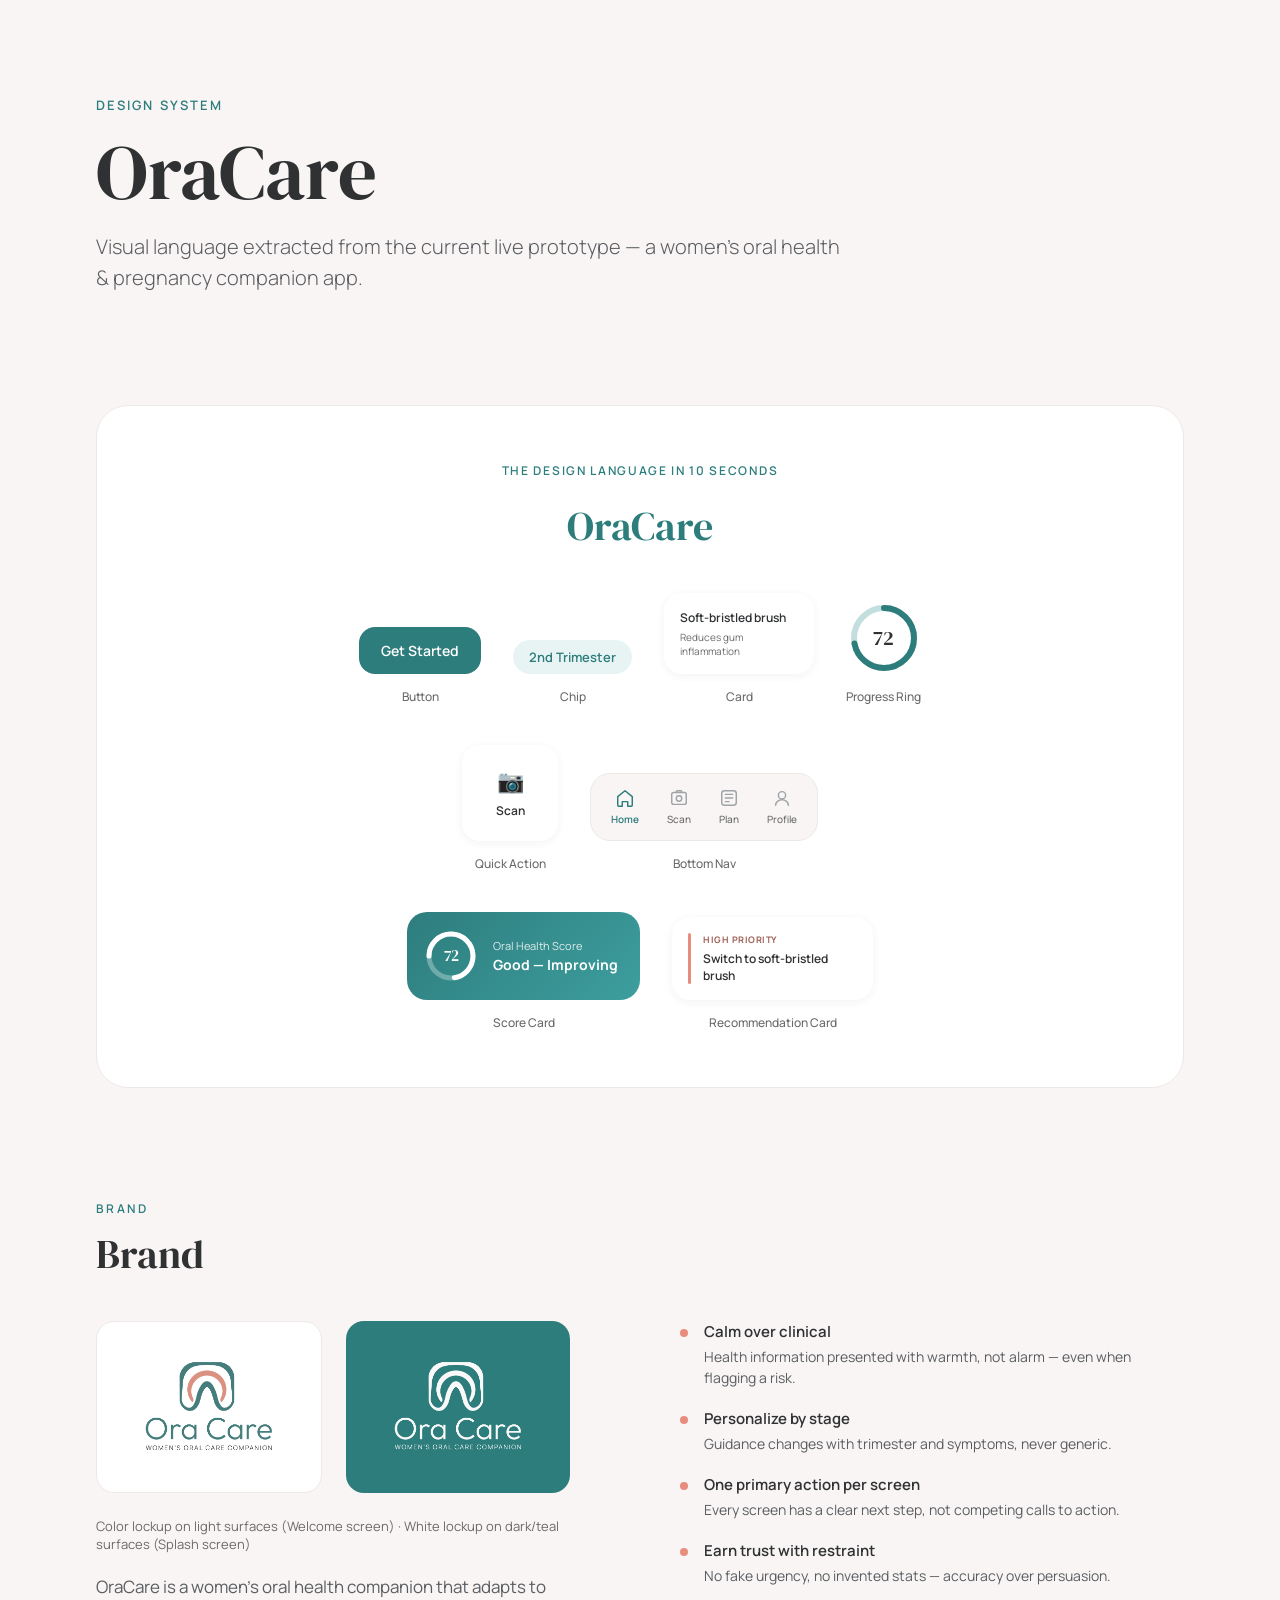
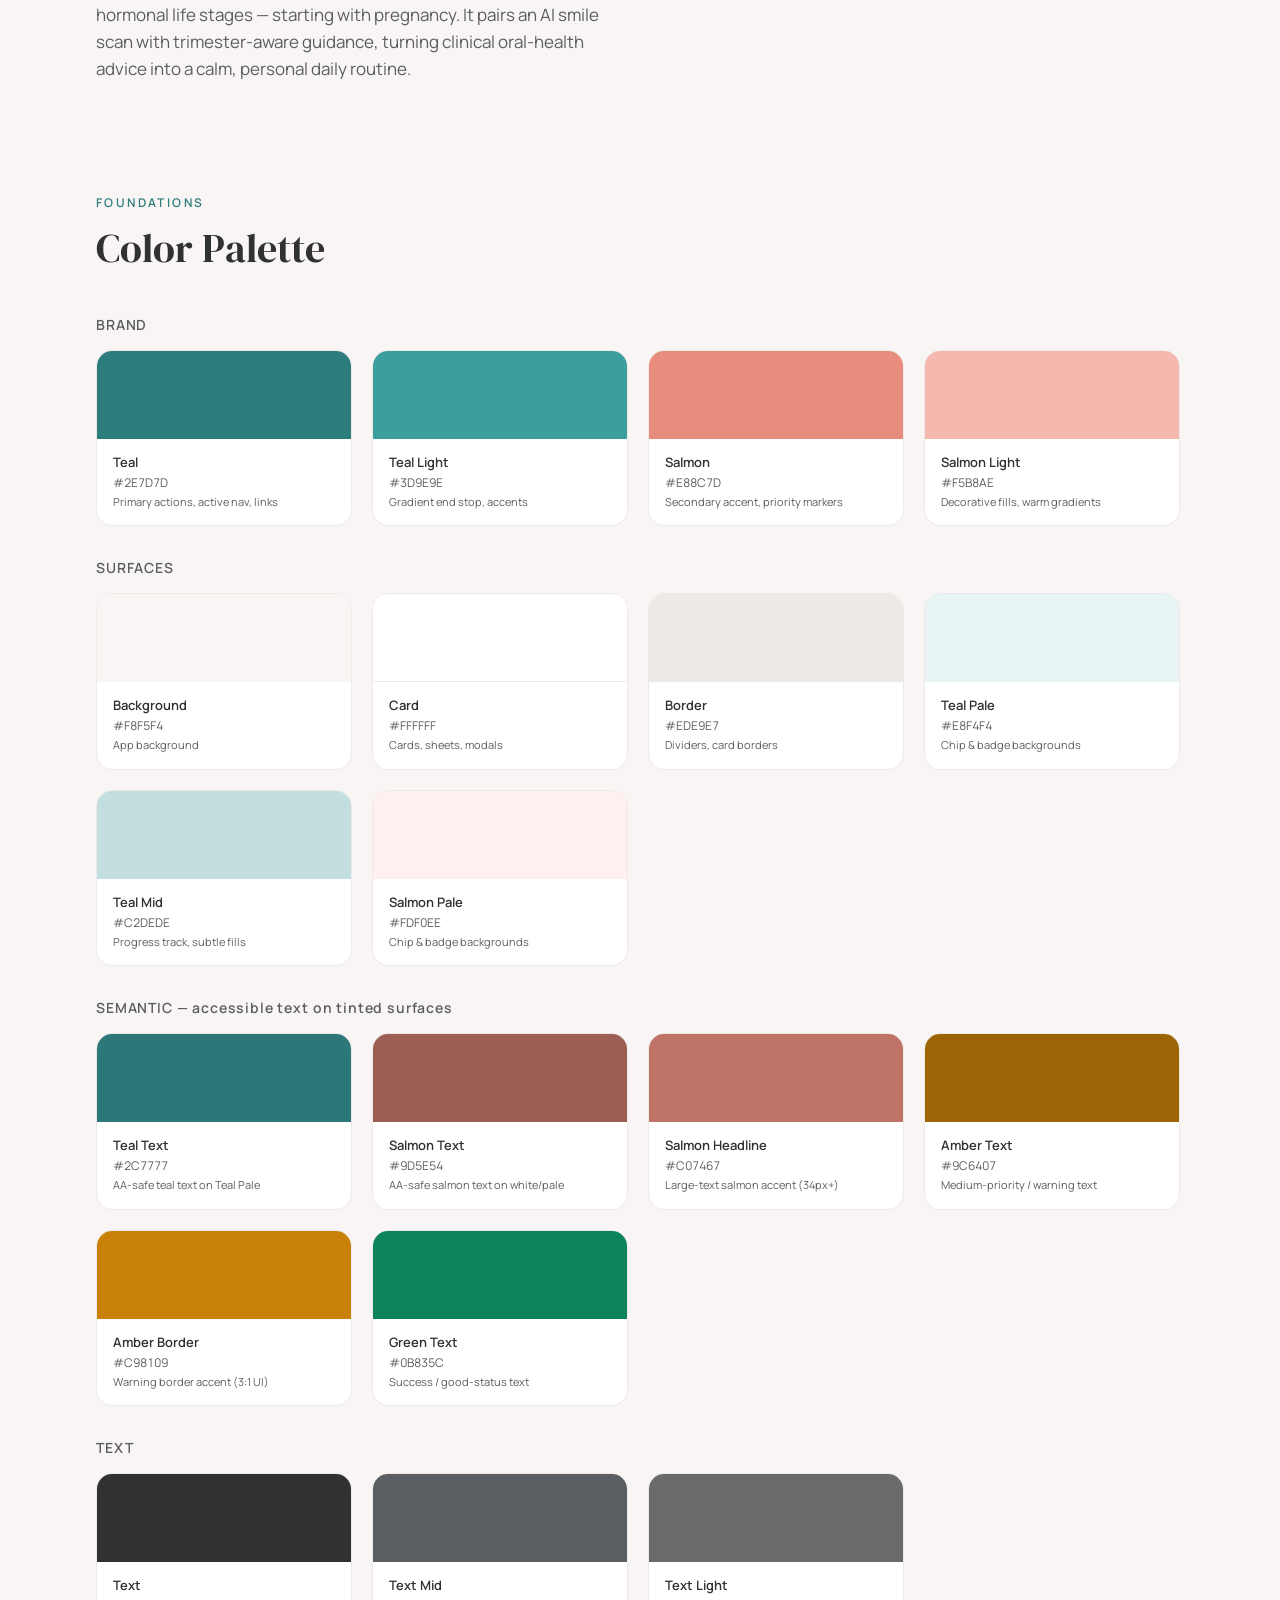
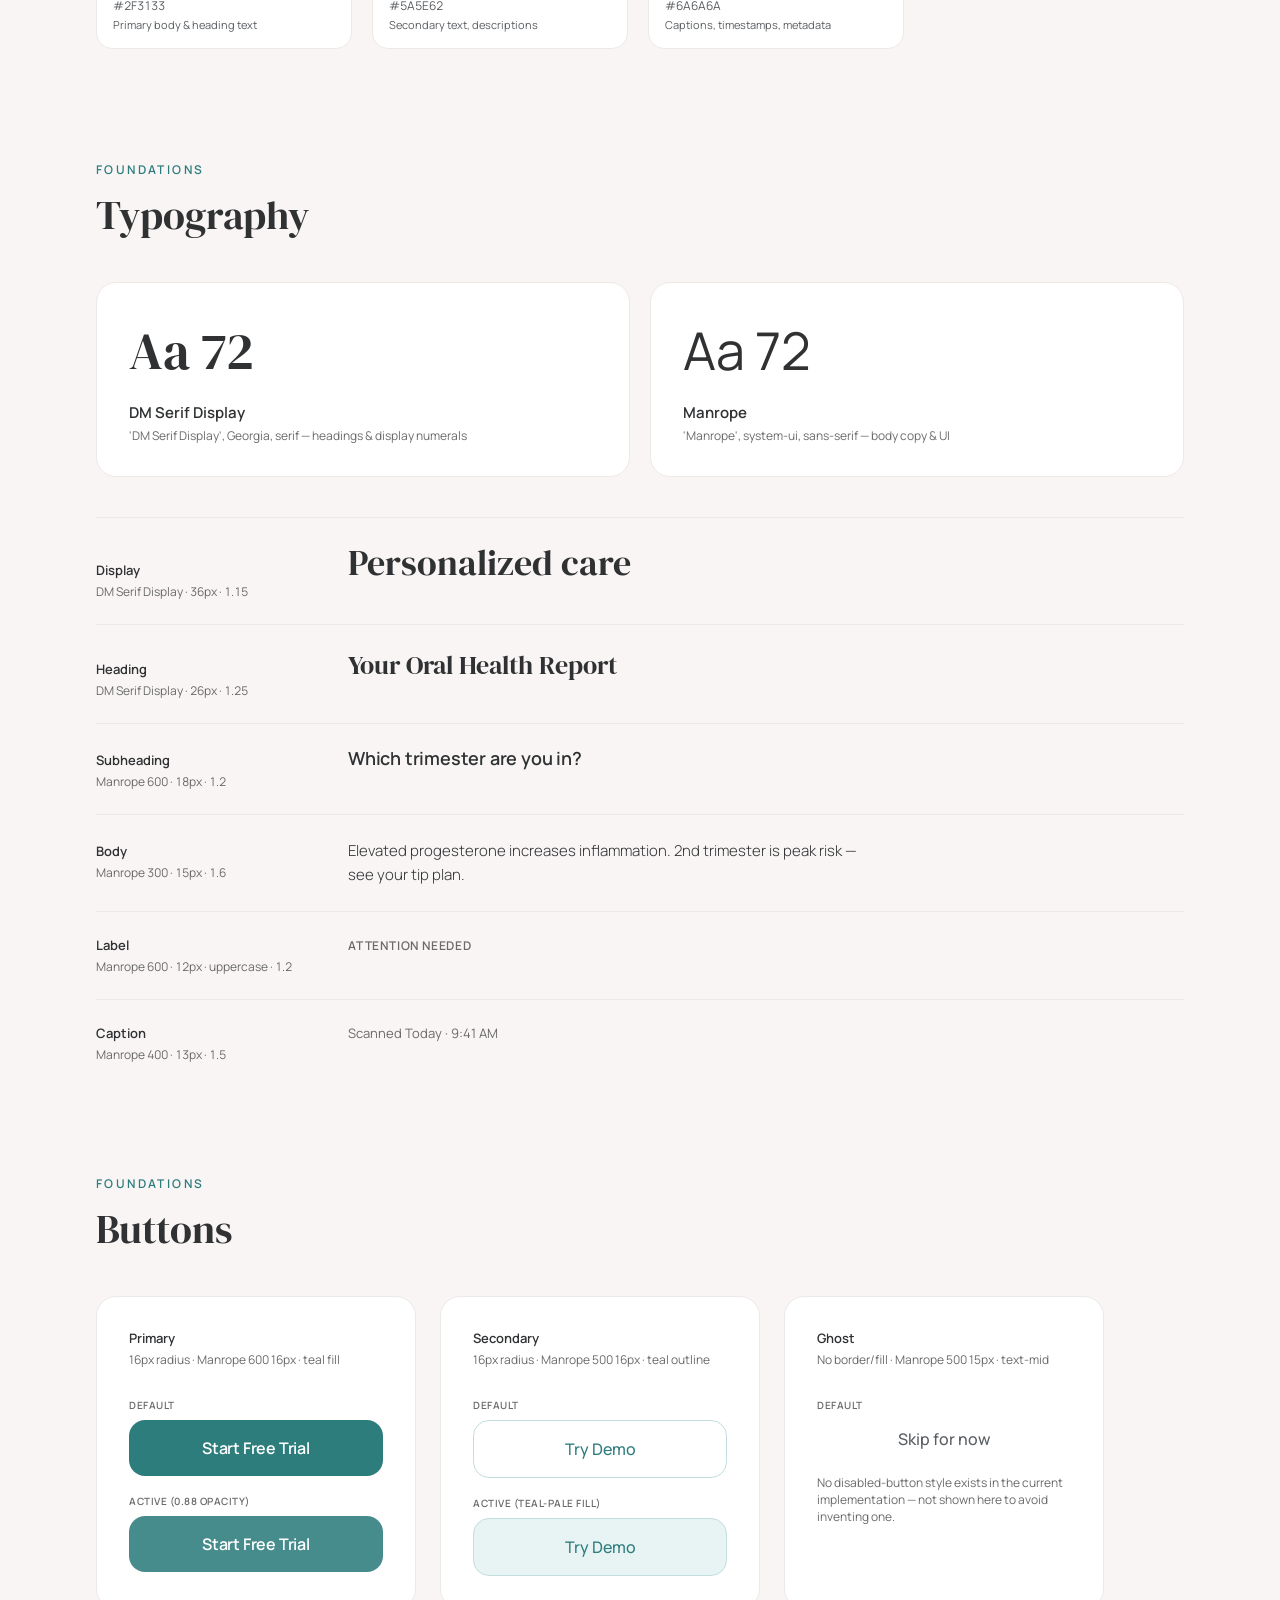
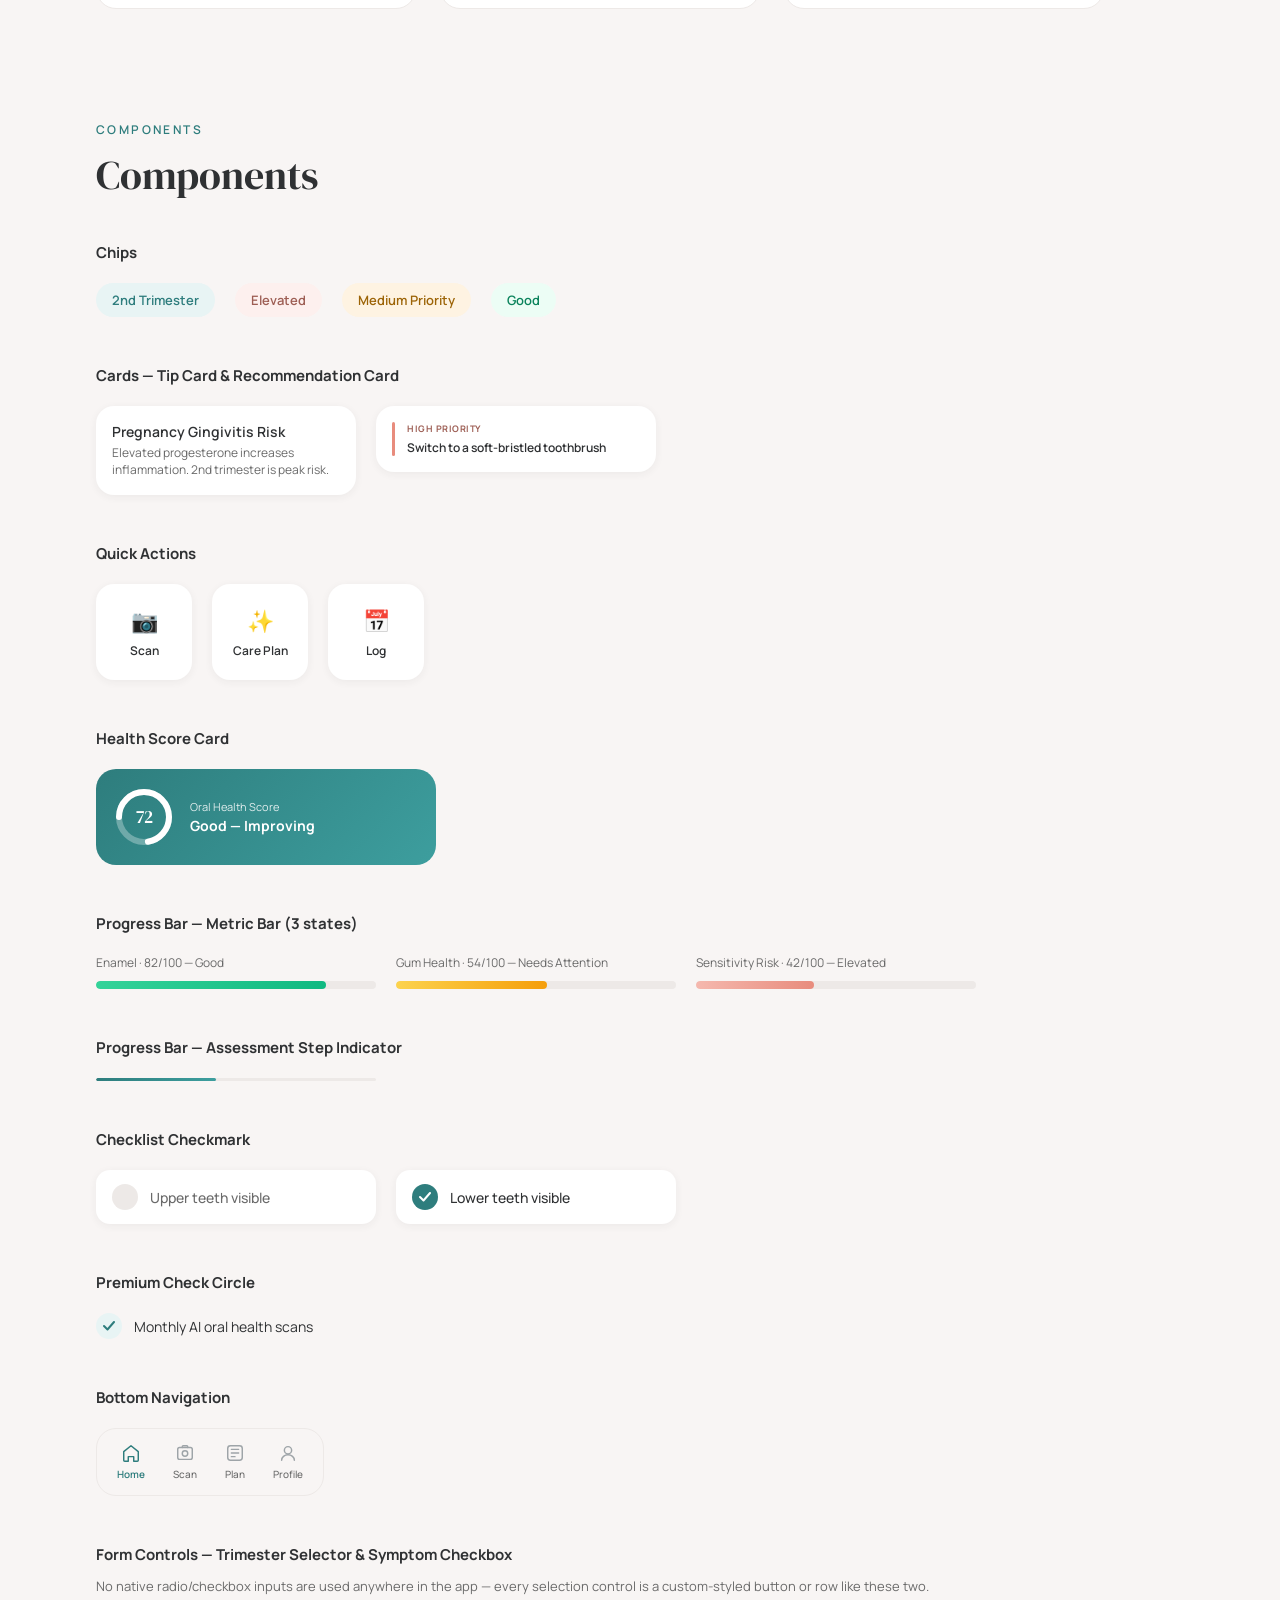
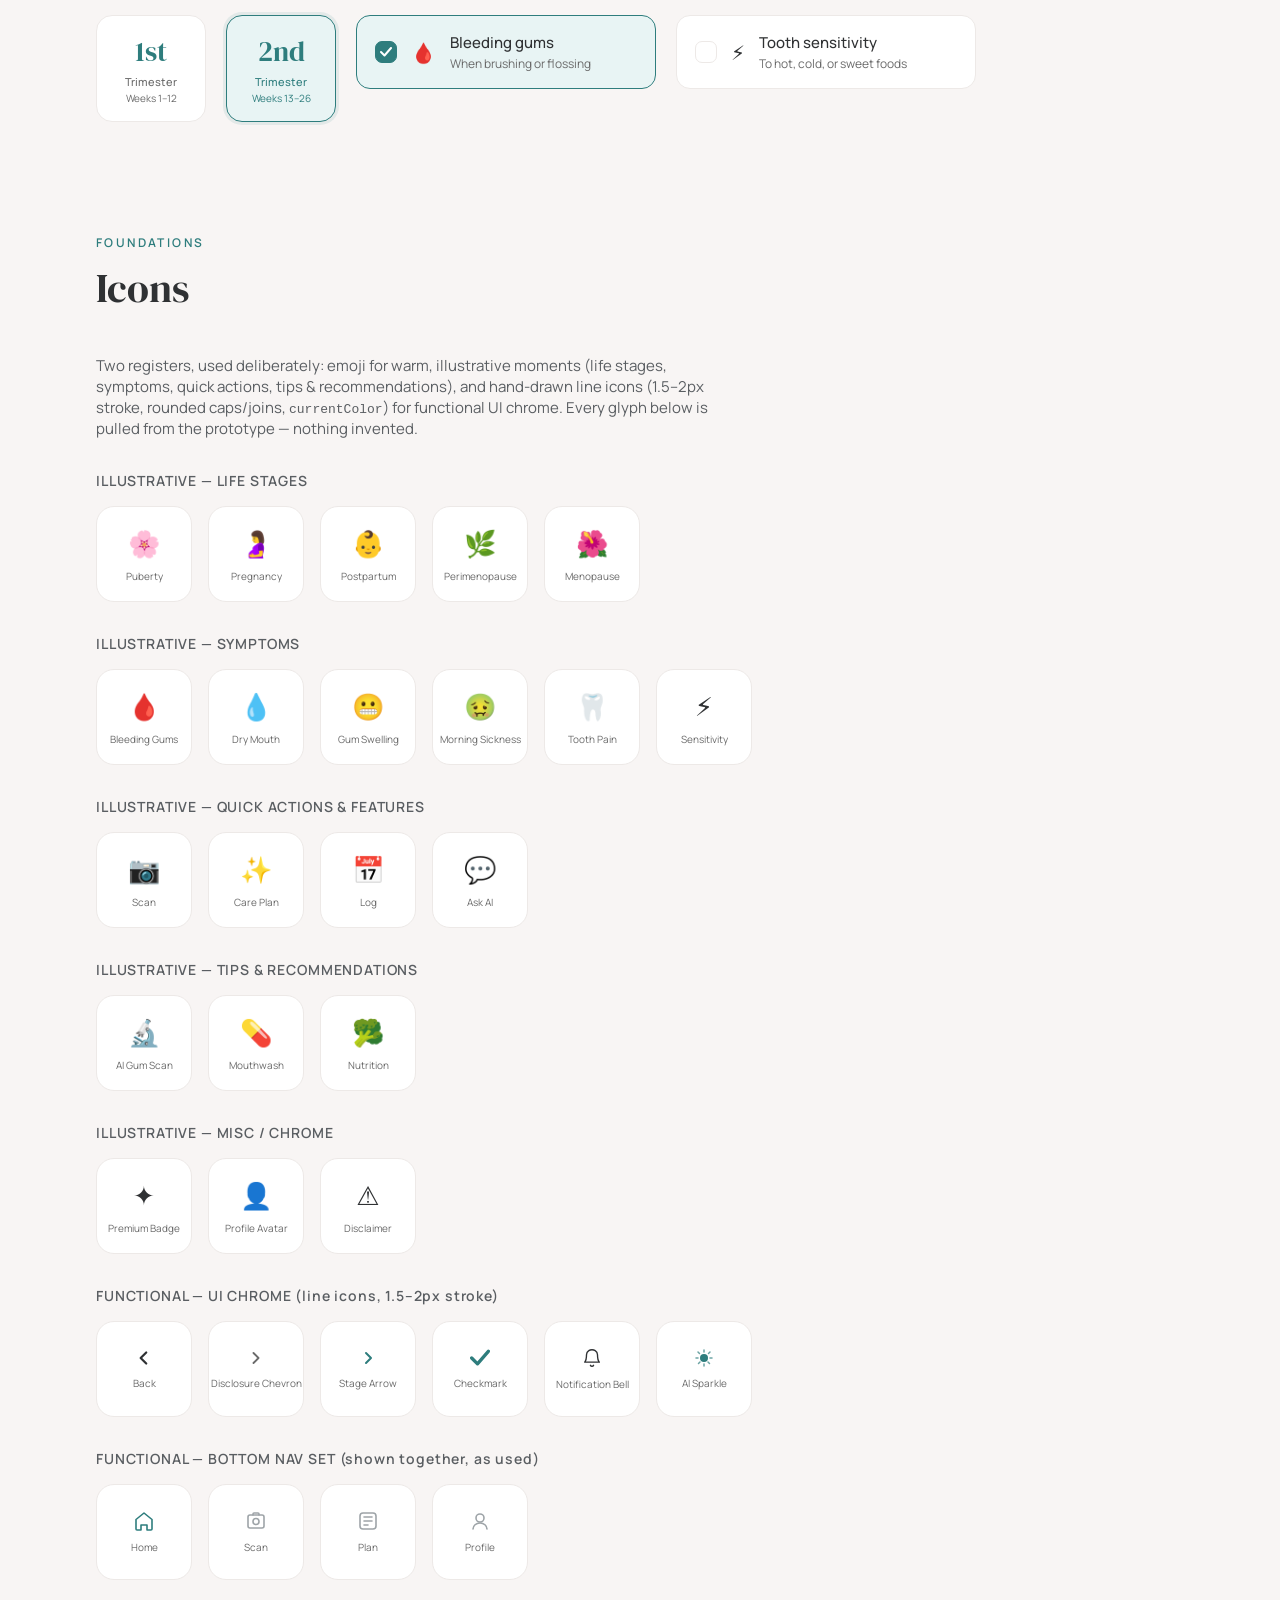
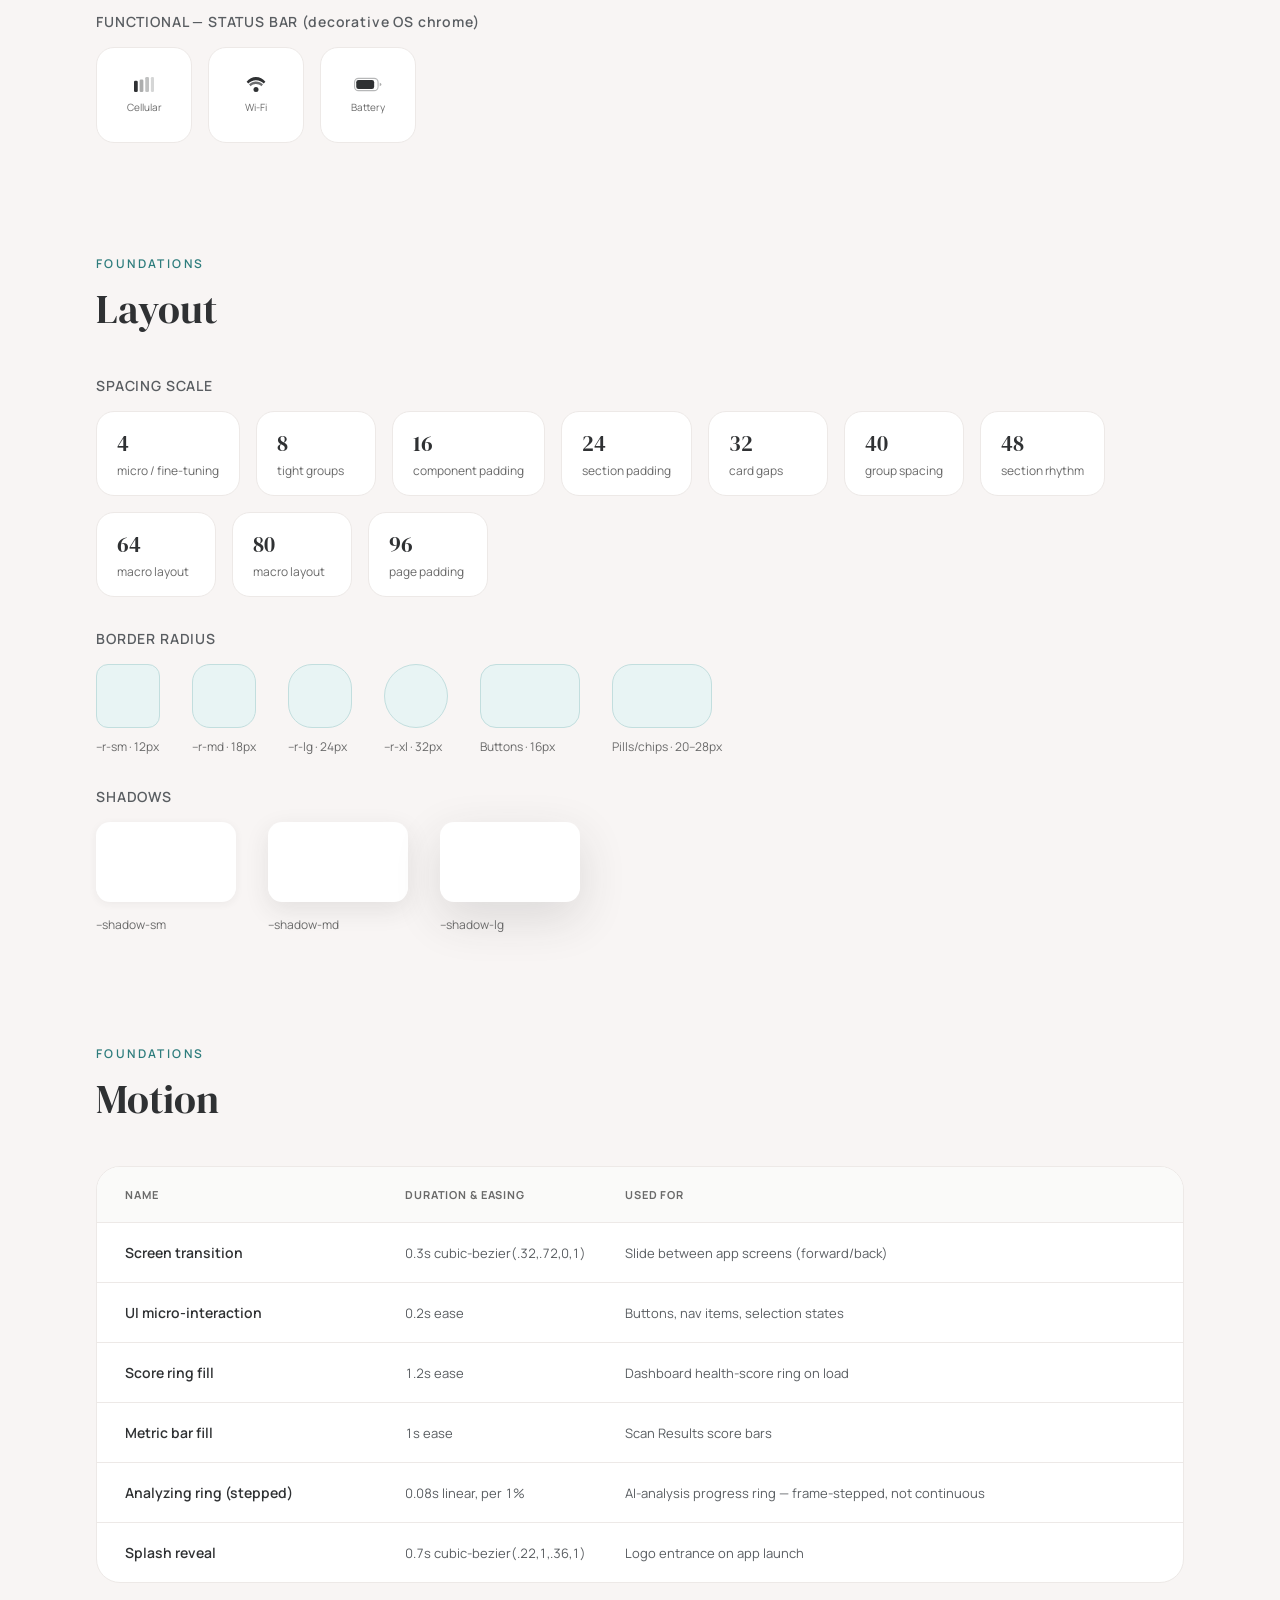
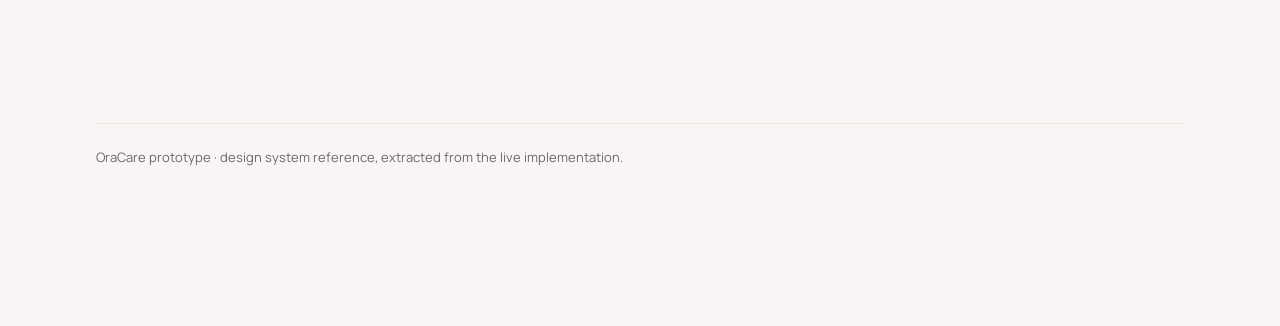
<file: design-system-showcase.html>
<!DOCTYPE html>
<html lang="en">
<head>
<meta charset="UTF-8">
<meta name="viewport" content="width=device-width, initial-scale=1.0">
<title>OraCare — Design System</title>
<link rel="preconnect" href="https://fonts.googleapis.com">
<link rel="preconnect" href="https://fonts.gstatic.com" crossorigin>
<link href="https://fonts.googleapis.com/css2?family=DM+Serif+Display:ital@0;1&family=Manrope:wght@300;400;500;600;700&display=swap" rel="stylesheet">
<style>
  :root {
    --teal: #2E7D7D;
    --teal-light: #3D9E9E;
    --teal-pale: #E8F4F4;
    --teal-mid: #C2DEDE;
    --teal-text: #2C7777;
    --salmon: #E88C7D;
    --salmon-light: #F5B8AE;
    --salmon-pale: #FDF0EE;
    --salmon-text: #9D5E54;
    --salmon-headline: #C07467;
    --amber-text: #9C6407;
    --amber-border: #C98109;
    --green-text: #0B835C;
    --bg: #F8F5F4;
    --bg-card: #FFFFFF;
    --text: #2F3133;
    --text-mid: #5A5E62;
    --text-light: #6A6A6A;
    --border: #EDE9E7;
    --shadow-sm: 0 2px 8px rgba(47,49,51,0.06);
    --shadow-md: 0 8px 24px rgba(47,49,51,0.10);
    --shadow-lg: 0 16px 48px rgba(47,49,51,0.14);
    --r-sm: 12px;
    --r-md: 18px;
    --r-lg: 24px;
    --r-xl: 32px;
    --font-display: 'DM Serif Display', Georgia, serif;
    --font-body: 'Manrope', system-ui, sans-serif;
  }

  * { box-sizing: border-box; }
  html, body { margin: 0; padding: 0; background: var(--bg); }
  body { font-family: var(--font-body); color: var(--text); -webkit-font-smoothing: antialiased; }

  .page { max-width: 1728px; margin: 0 auto; padding: 96px 96px 160px; }

  /* ── Header ── */
  .eyebrow { font-size: 13px; font-weight: 600; letter-spacing: 0.16em; color: var(--teal); margin: 0 0 20px; }
  h1.page-title { font-family: var(--font-display); font-weight: 400; font-size: clamp(56px, 6vw, 88px); line-height: 1; margin: 0 0 20px; text-wrap: balance; }
  .page-sub { font-size: 20px; line-height: 1.55; color: var(--text-mid); max-width: 62ch; margin: 0; font-weight: 300; }

  /* ── Section scaffolding ── */
  section { margin-top: 112px; }
  .sec-kicker { font-size: 12px; font-weight: 600; letter-spacing: 0.2em; text-transform: uppercase; color: var(--teal); margin: 0 0 10px; }
  h2.sec-title { font-family: var(--font-display); font-weight: 400; font-size: 40px; margin: 0 0 40px; }
  .group-label { font-size: 14px; font-weight: 600; letter-spacing: 0.06em; color: var(--text-mid); margin: 0 0 16px; }
  .group + .group { margin-top: 32px; }

  /* ── Hero gallery ── */
  .hero-gallery { background: var(--bg-card); border: 1px solid var(--border); border-radius: var(--r-xl); padding: 56px; text-align: center; }
  .hero-kicker { font-size: 12px; font-weight: 600; letter-spacing: 0.14em; color: var(--teal); margin: 0 0 20px; }
  .hero-logo { font-family: var(--font-display); font-size: 40px; color: var(--teal); margin: 0 0 40px; }
  .hero-row { display: flex; justify-content: center; align-items: flex-end; gap: 32px; flex-wrap: wrap; margin-top: 40px; }
  .hero-cell { display: flex; flex-direction: column; align-items: center; gap: 14px; }
  .hero-cell-caption { font-size: 12px; color: var(--text-light); font-weight: 500; }

  /* ── mini components (reused across hero + components section) ── */
  .m-btn-primary { background: var(--teal); color: white; border: none; border-radius: 16px; padding: 14px 22px; font-family: var(--font-body); font-weight: 600; font-size: 14px; }
  .m-btn-secondary { background: transparent; color: var(--teal); border: 1.5px solid var(--teal-mid); border-radius: 16px; padding: 12.5px 22px; font-family: var(--font-body); font-weight: 500; font-size: 14px; }
  .m-btn-ghost { background: none; color: var(--text-mid); border: none; padding: 8px; font-family: var(--font-body); font-weight: 500; font-size: 14px; }
  .m-chip { display: inline-flex; align-items: center; gap: 6px; padding: 8px 16px; border-radius: 20px; font-weight: 600; font-size: 13px; }
  .m-chip-teal { background: var(--teal-pale); color: var(--teal); }
  .m-chip-salmon { background: var(--salmon-pale); color: var(--salmon-text); }
  .m-chip-amber { background: #FEF3E2; color: var(--amber-text); }
  .m-chip-green { background: #ECFDF5; color: var(--green-text); }
  .m-card { background: white; border-radius: var(--r-md); box-shadow: var(--shadow-sm); padding: 16px; width: 150px; text-align: left; }
  .m-card-title { font-weight: 600; font-size: 12px; margin: 0 0 4px; }
  .m-card-sub { font-size: 10px; color: var(--text-light); margin: 0; line-height: 1.4; }
  .m-ring { position: relative; width: 72px; height: 72px; }
  .m-ring svg { transform: rotate(-90deg); }
  .m-ring-bg { fill: none; stroke: var(--teal-mid); stroke-width: 6; }
  .m-ring-fill { fill: none; stroke: var(--teal); stroke-width: 6; stroke-linecap: round; }
  .m-ring-num { position: absolute; inset: 0; display: flex; align-items: center; justify-content: center; font-family: var(--font-display); font-size: 20px; }
  .m-quick-action { display: flex; flex-direction: column; align-items: center; justify-content: center; gap: 6px; width: 96px; height: 96px; background: white; border-radius: var(--r-md); box-shadow: var(--shadow-sm); }
  .m-qa-icon { font-size: 22px; }
  .m-qa-label { font-weight: 600; font-size: 12px; }
  .m-nav { display: flex; gap: 28px; padding: 14px 20px; background: var(--bg); border: 1px solid var(--border); border-radius: 20px; }
  .m-nav-item { display: flex; flex-direction: column; align-items: center; gap: 4px; font-size: 10px; font-weight: 500; color: var(--text-light); }
  .m-nav-item.active { color: var(--teal); font-weight: 600; }
  .m-score-card { display: flex; align-items: center; gap: 16px; padding: 18px 22px 18px 18px; border-radius: 20px; background: linear-gradient(135deg, var(--teal), var(--teal-light)); color: white; text-align: left; }
  .m-score-text-label { font-size: 11px; opacity: 0.85; margin: 0; }
  .m-score-text-status { font-size: 14px; font-weight: 700; margin: 2px 0 0; }
  .m-rec-card { display: flex; gap: 12px; padding: 16px 20px 16px 16px; background: white; border-radius: var(--r-md); box-shadow: var(--shadow-sm); text-align: left; }
  .m-rec-bar { width: 3px; border-radius: 2px; background: var(--salmon); align-self: stretch; }
  .m-rec-priority { font-size: 9px; font-weight: 700; letter-spacing: 0.06em; color: var(--salmon-text); margin: 0 0 4px; }
  .m-rec-title { font-size: 12px; font-weight: 600; margin: 0; max-width: 150px; }

  /* ── Colors ── */
  .swatch-grid { display: flex; flex-wrap: wrap; gap: 20px; }
  .swatch { width: 256px; border-radius: 16px; border: 1px solid var(--border); overflow: hidden; background: white; }
  .swatch-fill { height: 88px; }
  .swatch-info { padding: 14px 16px 16px; }
  .swatch-name { font-size: 13px; font-weight: 600; margin: 0 0 3px; }
  .swatch-hex { font-size: 12px; color: var(--text-mid); margin: 0 0 3px; font-variant-numeric: tabular-nums; }
  .swatch-usage { font-size: 11px; color: var(--text-mid); margin: 0; line-height: 1.4; }

  /* ── Typography ── */
  .type-families { display: flex; gap: 20px; margin-bottom: 40px; flex-wrap: wrap; }
  .type-family-card { flex: 1; min-width: 420px; background: white; border: 1px solid var(--border); border-radius: 20px; padding: 32px; }
  .type-family-sample { font-size: 52px; margin: 0 0 16px; color: var(--text); }
  .type-family-name { font-size: 15px; font-weight: 600; margin: 0 0 4px; }
  .type-family-stack { font-size: 12px; color: var(--text-light); margin: 0; }
  .type-scale-row { display: flex; align-items: baseline; gap: 32px; padding: 24px 0; border-top: 1px solid var(--border); }
  .type-scale-row:last-child { padding-bottom: 0; }
  .type-scale-meta { width: 220px; flex-shrink: 0; }
  .type-scale-label { font-size: 13px; font-weight: 600; margin: 0 0 4px; }
  .type-scale-spec { font-size: 12px; color: var(--text-light); margin: 0; font-variant-numeric: tabular-nums; }
  .type-scale-sample { color: var(--text); flex: 1; }

  /* ── Buttons ── */
  .btn-grid { display: flex; gap: 24px; flex-wrap: wrap; }
  .btn-demo { background: white; border: 1px solid var(--border); border-radius: 20px; padding: 32px; width: 320px; }
  .btn-demo-label { font-size: 13px; font-weight: 600; margin: 0 0 4px; }
  .btn-demo-spec { font-size: 12px; color: var(--text-light); margin: 0 0 24px; }
  .btn-demo-row { display: flex; flex-direction: column; gap: 12px; }
  .btn-full { width: 100%; padding: 17px 24px; border-radius: 16px; font-family: var(--font-body); font-size: 16px; text-align: center; box-sizing: border-box; }
  .btn-full.primary { background: var(--teal); color: white; border: none; font-weight: 600; letter-spacing: -0.2px; }
  .btn-full.primary.active { opacity: 0.88; }
  .btn-full.secondary { background: transparent; color: var(--teal); border: 1.5px solid var(--teal-mid); font-weight: 500; }
  .btn-full.secondary.active { background: var(--teal-pale); }
  .btn-full.ghost { background: none; border: none; color: var(--text-mid); font-weight: 500; padding: 8px 24px; }
  .state-tag { display: inline-block; font-size: 10px; font-weight: 600; letter-spacing: 0.05em; text-transform: uppercase; color: var(--text-light); margin-bottom: 8px; }

  /* ── Components grid ── */
  .comp-block { margin-bottom: 48px; }
  .comp-block:last-child { margin-bottom: 0; }
  .comp-block-title { font-size: 15px; font-weight: 700; margin: 0 0 20px; }
  .comp-row { display: flex; gap: 20px; flex-wrap: wrap; align-items: flex-start; }

  /* form controls — values match .tri-btn / .symptom-item in style.css exactly */
  .tri-btn { width: 110px; padding: 16px 10px; border-radius: 16px; border: 1.5px solid var(--border); text-align: center; background: white; font-family: var(--font-body); }
  .tri-btn.selected { border-color: var(--teal); background: var(--teal-pale); box-shadow: 0 0 0 3px rgba(46,125,125,0.1); }
  .tri-btn .tri-num { font-family: var(--font-display); font-size: 28px; color: var(--teal); display: block; }
  .tri-btn .tri-label { font-size: 11px; color: var(--text-light); margin-top: 4px; font-weight: 500; display: block; }
  .tri-btn .tri-weeks { font-size: 10px; color: var(--text-light); margin-top: 2px; display: block; }
  .tri-btn.selected .tri-label, .tri-btn.selected .tri-weeks { color: var(--teal); }

  .symptom-item { display: flex; align-items: center; gap: 14px; padding: 16px 18px; background: white; border: 1.5px solid var(--border); border-radius: 14px; width: 300px; }
  .symptom-item.checked { border-color: var(--teal); background: var(--teal-pale); }
  .symptom-check { width: 22px; height: 22px; border-radius: 7px; border: 1.5px solid var(--border); background: white; flex-shrink: 0; display: flex; align-items: center; justify-content: center; }
  .symptom-item.checked .symptom-check { background: var(--teal); border-color: var(--teal); }
  .symptom-icon { font-size: 20px; }
  .symptom-text { flex: 1; }
  .symptom-name { font-size: 15px; font-weight: 500; }
  .symptom-sub { font-size: 12px; color: var(--text-light); margin-top: 2px; }

  /* checklist checkmark — matches .check-item / .check-icon in style.css exactly */
  .check-item { display: flex; align-items: center; gap: 12px; padding: 14px 16px; background: white; border-radius: 14px; font-size: 14px; font-weight: 500; color: var(--text-light); box-shadow: var(--shadow-sm); width: 280px; }
  .check-item.done { color: var(--text); }
  .check-icon { width: 26px; height: 26px; border-radius: 50%; background: var(--border); display: flex; align-items: center; justify-content: center; flex-shrink: 0; }
  .check-item.done .check-icon { background: var(--teal); }

  /* premium check circle — matches .premium-check-circle in style.css exactly */
  .premium-check-circle { width: 26px; height: 26px; border-radius: 50%; background: var(--teal-pale); display: flex; align-items: center; justify-content: center; flex-shrink: 0; }

  /* assessment progress bar — matches .assessment-progress in style.css exactly */
  .assessment-progress-demo { width: 280px; height: 3px; background: var(--border); border-radius: 2px; overflow: hidden; }
  .assessment-progress-demo-fill { height: 100%; width: 43%; background: linear-gradient(90deg, var(--teal), var(--teal-light)); border-radius: 2px; }

  /* progress / metric bar — matches .metric-bar in style.css exactly, all 3 real variants */
  .metric-bar-demo { width: 280px; }
  .metric-bar-demo-label { font-size: 12px; color: var(--text-light); margin: 0 0 10px; }
  .metric-bar-track { height: 8px; background: var(--border); border-radius: 4px; overflow: hidden; }
  .metric-bar-fill { height: 100%; border-radius: 4px; }
  .bar-good { background: linear-gradient(90deg, #34D399, #10B981); width: 82%; }
  .bar-warn { background: linear-gradient(90deg, #FCD34D, #F59E0B); width: 54%; }
  .bar-poor { background: linear-gradient(90deg, var(--salmon-light), var(--salmon)); width: 42%; }

  /* icons */
  .icon-grid { display: flex; gap: 16px; flex-wrap: wrap; }
  .icon-cell { width: 96px; height: 96px; background: white; border: 1px solid var(--border); border-radius: var(--r-md); display: flex; flex-direction: column; align-items: center; justify-content: center; gap: 8px; }
  .icon-cell-glyph { font-size: 26px; }
  .icon-cell-label { font-size: 10px; color: var(--text-light); }

  /* layout spec cards */
  .spec-grid { display: flex; gap: 16px; flex-wrap: wrap; }
  .spec-card { background: white; border: 1px solid var(--border); border-radius: var(--r-md); padding: 16px 20px; min-width: 120px; }
  .spec-card-value { font-family: var(--font-display); font-size: 22px; margin: 0; }
  .spec-card-name { font-size: 12px; color: var(--text-light); margin: 4px 0 0; }
  .radius-demo { width: 64px; height: 64px; background: var(--teal-pale); border: 1.5px solid var(--teal-mid); margin-bottom: 10px; }
  .shadow-demo { width: 140px; height: 80px; background: white; border-radius: 14px; margin-bottom: 14px; }

  /* motion table */
  .motion-table { background: white; border: 1px solid var(--border); border-radius: var(--r-lg); overflow: hidden; }
  .motion-row { display: grid; grid-template-columns: 260px 200px 1fr; gap: 20px; padding: 20px 28px; border-top: 1px solid var(--border); align-items: center; }
  .motion-row:first-child { border-top: none; background: #FAFAF9; }
  .motion-row.head { font-size: 11px; font-weight: 700; letter-spacing: 0.08em; text-transform: uppercase; color: var(--text-light); }
  .motion-name { font-size: 14px; font-weight: 600; }
  .motion-spec { font-size: 13px; color: var(--text-mid); font-variant-numeric: tabular-nums; }
  .motion-use { font-size: 13px; color: var(--text-mid); }

  footer.page-footer { margin-top: 140px; padding-top: 24px; border-top: 1px solid var(--border); font-size: 13px; color: var(--text-light); }

  @media (max-width: 960px) {
    .page { padding: 56px 24px 96px; }
    .motion-row { grid-template-columns: 1fr; gap: 4px; }
  }
</style>
</head>
<body>
<div class="page">

  <header>
    <p class="eyebrow">DESIGN SYSTEM</p>
    <h1 class="page-title">OraCare</h1>
    <p class="page-sub">Visual language extracted from the current live prototype — a women's oral health &amp; pregnancy companion app.</p>
  </header>

  <!-- ══════ HERO GALLERY ══════ -->
  <section>
    <div class="hero-gallery">
      <p class="hero-kicker">THE DESIGN LANGUAGE IN 10 SECONDS</p>
      <p class="hero-logo">OraCare</p>

      <div class="hero-row">
        <div class="hero-cell"><button class="m-btn-primary">Get Started</button><span class="hero-cell-caption">Button</span></div>
        <div class="hero-cell"><span class="m-chip m-chip-teal">2nd Trimester</span><span class="hero-cell-caption">Chip</span></div>
        <div class="hero-cell">
          <div class="m-card"><p class="m-card-title">Soft-bristled brush</p><p class="m-card-sub">Reduces gum inflammation</p></div>
          <span class="hero-cell-caption">Card</span>
        </div>
        <div class="hero-cell">
          <div class="m-ring">
            <svg width="72" height="72" viewBox="0 0 72 72"><circle class="m-ring-bg" cx="36" cy="36" r="30"/><circle class="m-ring-fill" cx="36" cy="36" r="30" stroke-dasharray="188.5" stroke-dashoffset="52.8"/></svg>
            <div class="m-ring-num">72</div>
          </div>
          <span class="hero-cell-caption">Progress Ring</span>
        </div>
      </div>

      <div class="hero-row">
        <div class="hero-cell">
          <div class="m-quick-action"><span class="m-qa-icon">📷</span><span class="m-qa-label">Scan</span></div>
          <span class="hero-cell-caption">Quick Action</span>
        </div>
        <div class="hero-cell">
          <div class="m-nav">
            <div class="m-nav-item active"><svg width="20" height="20" viewBox="0 0 22 22" fill="none"><path d="M3 9.5L11 3L19 9.5V19C19 19.6 18.6 20 18 20H14V15H8V20H4C3.4 20 3 19.6 3 19V9.5Z" stroke="#2E7D7D" stroke-width="1.6" stroke-linejoin="round"/></svg><span>Home</span></div>
            <div class="m-nav-item"><svg width="20" height="20" viewBox="0 0 22 22" fill="none"><rect x="3" y="5" width="16" height="13" rx="2" stroke="#9EA4A8" stroke-width="1.6"/><circle cx="11" cy="11.5" r="3" stroke="#9EA4A8" stroke-width="1.6"/><path d="M8 5V4C8 3.4 8.4 3 9 3H13C13.6 3 14 3.4 14 4V5" stroke="#9EA4A8" stroke-width="1.6" stroke-linecap="round"/></svg><span>Scan</span></div>
            <div class="m-nav-item"><svg width="20" height="20" viewBox="0 0 22 22" fill="none"><path d="M7 11H15M7 7H15M7 15H11" stroke="#9EA4A8" stroke-width="1.6" stroke-linecap="round"/><rect x="3" y="3" width="16" height="16" rx="3" stroke="#9EA4A8" stroke-width="1.6"/></svg><span>Plan</span></div>
            <div class="m-nav-item"><svg width="20" height="20" viewBox="0 0 22 22" fill="none"><circle cx="11" cy="8" r="4" stroke="#9EA4A8" stroke-width="1.6"/><path d="M4 19C4 15.7 7.1 13 11 13C14.9 13 18 15.7 18 19" stroke="#9EA4A8" stroke-width="1.6" stroke-linecap="round"/></svg><span>Profile</span></div>
          </div>
          <span class="hero-cell-caption">Bottom Nav</span>
        </div>
      </div>

      <div class="hero-row">
        <div class="hero-cell">
          <div class="m-score-card">
            <div class="m-ring" style="width:52px;height:52px;">
              <svg width="52" height="52" viewBox="0 0 52 52"><circle cx="26" cy="26" r="22" fill="none" stroke="rgba(255,255,255,0.3)" stroke-width="5"/><circle cx="26" cy="26" r="22" fill="none" stroke="white" stroke-width="5" stroke-linecap="round" transform="rotate(-90 26 26)" stroke-dasharray="138.2" stroke-dashoffset="38.7"/></svg>
              <div class="m-ring-num" style="color:white;font-size:15px;">72</div>
            </div>
            <div><p class="m-score-text-label">Oral Health Score</p><p class="m-score-text-status">Good — Improving</p></div>
          </div>
          <span class="hero-cell-caption">Score Card</span>
        </div>
        <div class="hero-cell">
          <div class="m-rec-card"><div class="m-rec-bar"></div><div><p class="m-rec-priority">HIGH PRIORITY</p><p class="m-rec-title">Switch to soft-bristled brush</p></div></div>
          <span class="hero-cell-caption">Recommendation Card</span>
        </div>
      </div>
    </div>
  </section>

  <!-- ══════ BRAND ══════ -->
  <section>
    <p class="sec-kicker">BRAND</p>
    <h2 class="sec-title">Brand</h2>
    <div style="display:flex; gap:80px; flex-wrap:wrap;">
      <div style="flex: 1; min-width:480px; max-width:560px;">
        <div style="display:flex; gap:24px; margin-bottom:24px;">
          <div style="background:white; border:1px solid var(--border); border-radius:var(--r-md); padding:24px 32px; display:flex; align-items:center; justify-content:center;">
            <img src="assets/OraCare-Color.png" alt="OraCare" style="width:160px; height:auto; display:block;">
          </div>
          <div style="background:var(--teal); border-radius:var(--r-md); padding:24px 32px; display:flex; align-items:center; justify-content:center;">
            <img src="assets/OraCare-White.png" alt="OraCare" style="width:160px; height:auto; display:block;">
          </div>
        </div>
        <p style="font-size:13px; color:var(--text-light); margin:0 0 20px;">Color lockup on light surfaces (Welcome screen) · White lockup on dark/teal surfaces (Splash screen)</p>
        <p style="font-size:17px; line-height:1.6; color:var(--text-mid); margin:0;">OraCare is a women's oral health companion that adapts to hormonal life stages — starting with pregnancy. It pairs an AI smile scan with trimester-aware guidance, turning clinical oral-health advice into a calm, personal daily routine.</p>
      </div>
      <div style="flex:1; min-width:420px; display:flex; flex-direction:column; gap:20px;">
        <div style="display:flex; gap:16px;"><div style="width:8px;height:8px;border-radius:50%;background:var(--salmon); margin-top:8px; flex-shrink:0;"></div><div><p style="font-size:15px;font-weight:600;margin:0 0 4px;">Calm over clinical</p><p style="font-size:14px;color:var(--text-mid);margin:0;line-height:1.5;">Health information presented with warmth, not alarm — even when flagging a risk.</p></div></div>
        <div style="display:flex; gap:16px;"><div style="width:8px;height:8px;border-radius:50%;background:var(--salmon); margin-top:8px; flex-shrink:0;"></div><div><p style="font-size:15px;font-weight:600;margin:0 0 4px;">Personalize by stage</p><p style="font-size:14px;color:var(--text-mid);margin:0;line-height:1.5;">Guidance changes with trimester and symptoms, never generic.</p></div></div>
        <div style="display:flex; gap:16px;"><div style="width:8px;height:8px;border-radius:50%;background:var(--salmon); margin-top:8px; flex-shrink:0;"></div><div><p style="font-size:15px;font-weight:600;margin:0 0 4px;">One primary action per screen</p><p style="font-size:14px;color:var(--text-mid);margin:0;line-height:1.5;">Every screen has a clear next step, not competing calls to action.</p></div></div>
        <div style="display:flex; gap:16px;"><div style="width:8px;height:8px;border-radius:50%;background:var(--salmon); margin-top:8px; flex-shrink:0;"></div><div><p style="font-size:15px;font-weight:600;margin:0 0 4px;">Earn trust with restraint</p><p style="font-size:14px;color:var(--text-mid);margin:0;line-height:1.5;">No fake urgency, no invented stats — accuracy over persuasion.</p></div></div>
      </div>
    </div>
  </section>

  <!-- ══════ COLORS ══════ -->
  <section>
    <p class="sec-kicker">FOUNDATIONS</p>
    <h2 class="sec-title">Color Palette</h2>

    <div class="group">
      <p class="group-label">BRAND</p>
      <div class="swatch-grid">
        <div class="swatch"><div class="swatch-fill" style="background:#2E7D7D;"></div><div class="swatch-info"><p class="swatch-name">Teal</p><p class="swatch-hex">#2E7D7D</p><p class="swatch-usage">Primary actions, active nav, links</p></div></div>
        <div class="swatch"><div class="swatch-fill" style="background:#3D9E9E;"></div><div class="swatch-info"><p class="swatch-name">Teal Light</p><p class="swatch-hex">#3D9E9E</p><p class="swatch-usage">Gradient end stop, accents</p></div></div>
        <div class="swatch"><div class="swatch-fill" style="background:#E88C7D;"></div><div class="swatch-info"><p class="swatch-name">Salmon</p><p class="swatch-hex">#E88C7D</p><p class="swatch-usage">Secondary accent, priority markers</p></div></div>
        <div class="swatch"><div class="swatch-fill" style="background:#F5B8AE;"></div><div class="swatch-info"><p class="swatch-name">Salmon Light</p><p class="swatch-hex">#F5B8AE</p><p class="swatch-usage">Decorative fills, warm gradients</p></div></div>
      </div>
    </div>

    <div class="group">
      <p class="group-label">SURFACES</p>
      <div class="swatch-grid">
        <div class="swatch"><div class="swatch-fill" style="background:#F8F5F4;"></div><div class="swatch-info"><p class="swatch-name">Background</p><p class="swatch-hex">#F8F5F4</p><p class="swatch-usage">App background</p></div></div>
        <div class="swatch"><div class="swatch-fill" style="background:#FFFFFF; border-bottom:1px solid var(--border);"></div><div class="swatch-info"><p class="swatch-name">Card</p><p class="swatch-hex">#FFFFFF</p><p class="swatch-usage">Cards, sheets, modals</p></div></div>
        <div class="swatch"><div class="swatch-fill" style="background:#EDE9E7;"></div><div class="swatch-info"><p class="swatch-name">Border</p><p class="swatch-hex">#EDE9E7</p><p class="swatch-usage">Dividers, card borders</p></div></div>
        <div class="swatch"><div class="swatch-fill" style="background:#E8F4F4;"></div><div class="swatch-info"><p class="swatch-name">Teal Pale</p><p class="swatch-hex">#E8F4F4</p><p class="swatch-usage">Chip &amp; badge backgrounds</p></div></div>
        <div class="swatch"><div class="swatch-fill" style="background:#C2DEDE;"></div><div class="swatch-info"><p class="swatch-name">Teal Mid</p><p class="swatch-hex">#C2DEDE</p><p class="swatch-usage">Progress track, subtle fills</p></div></div>
        <div class="swatch"><div class="swatch-fill" style="background:#FDF0EE;"></div><div class="swatch-info"><p class="swatch-name">Salmon Pale</p><p class="swatch-hex">#FDF0EE</p><p class="swatch-usage">Chip &amp; badge backgrounds</p></div></div>
      </div>
    </div>

    <div class="group">
      <p class="group-label">SEMANTIC — accessible text on tinted surfaces</p>
      <div class="swatch-grid">
        <div class="swatch"><div class="swatch-fill" style="background:#2C7777;"></div><div class="swatch-info"><p class="swatch-name">Teal Text</p><p class="swatch-hex">#2C7777</p><p class="swatch-usage">AA-safe teal text on Teal Pale</p></div></div>
        <div class="swatch"><div class="swatch-fill" style="background:#9D5E54;"></div><div class="swatch-info"><p class="swatch-name">Salmon Text</p><p class="swatch-hex">#9D5E54</p><p class="swatch-usage">AA-safe salmon text on white/pale</p></div></div>
        <div class="swatch"><div class="swatch-fill" style="background:#C07467;"></div><div class="swatch-info"><p class="swatch-name">Salmon Headline</p><p class="swatch-hex">#C07467</p><p class="swatch-usage">Large-text salmon accent (34px+)</p></div></div>
        <div class="swatch"><div class="swatch-fill" style="background:#9C6407;"></div><div class="swatch-info"><p class="swatch-name">Amber Text</p><p class="swatch-hex">#9C6407</p><p class="swatch-usage">Medium-priority / warning text</p></div></div>
        <div class="swatch"><div class="swatch-fill" style="background:#C98109;"></div><div class="swatch-info"><p class="swatch-name">Amber Border</p><p class="swatch-hex">#C98109</p><p class="swatch-usage">Warning border accent (3:1 UI)</p></div></div>
        <div class="swatch"><div class="swatch-fill" style="background:#0B835C;"></div><div class="swatch-info"><p class="swatch-name">Green Text</p><p class="swatch-hex">#0B835C</p><p class="swatch-usage">Success / good-status text</p></div></div>
      </div>
    </div>

    <div class="group">
      <p class="group-label">TEXT</p>
      <div class="swatch-grid">
        <div class="swatch"><div class="swatch-fill" style="background:#2F3133;"></div><div class="swatch-info"><p class="swatch-name">Text</p><p class="swatch-hex">#2F3133</p><p class="swatch-usage">Primary body &amp; heading text</p></div></div>
        <div class="swatch"><div class="swatch-fill" style="background:#5A5E62;"></div><div class="swatch-info"><p class="swatch-name">Text Mid</p><p class="swatch-hex">#5A5E62</p><p class="swatch-usage">Secondary text, descriptions</p></div></div>
        <div class="swatch"><div class="swatch-fill" style="background:#6A6A6A;"></div><div class="swatch-info"><p class="swatch-name">Text Light</p><p class="swatch-hex">#6A6A6A</p><p class="swatch-usage">Captions, timestamps, metadata</p></div></div>
      </div>
    </div>
  </section>

  <!-- ══════ TYPOGRAPHY ══════ -->
  <section>
    <p class="sec-kicker">FOUNDATIONS</p>
    <h2 class="sec-title">Typography</h2>

    <div class="type-families">
      <div class="type-family-card">
        <p class="type-family-sample" style="font-family:var(--font-display);">Aa 72</p>
        <p class="type-family-name">DM Serif Display</p>
        <p class="type-family-stack">'DM Serif Display', Georgia, serif — headings &amp; display numerals</p>
      </div>
      <div class="type-family-card">
        <p class="type-family-sample" style="font-family:var(--font-body); font-weight:400;">Aa 72</p>
        <p class="type-family-name">Manrope</p>
        <p class="type-family-stack">'Manrope', system-ui, sans-serif — body copy &amp; UI</p>
      </div>
    </div>

    <div>
      <div class="type-scale-row">
        <div class="type-scale-meta"><p class="type-scale-label">Display</p><p class="type-scale-spec">DM Serif Display · 36px · 1.15</p></div>
        <p class="type-scale-sample" style="font-family:var(--font-display); font-size:36px; line-height:1.15; margin:0;">Personalized care</p>
      </div>
      <div class="type-scale-row">
        <div class="type-scale-meta"><p class="type-scale-label">Heading</p><p class="type-scale-spec">DM Serif Display · 26px · 1.25</p></div>
        <p class="type-scale-sample" style="font-family:var(--font-display); font-size:26px; line-height:1.25; margin:0;">Your Oral Health Report</p>
      </div>
      <div class="type-scale-row">
        <div class="type-scale-meta"><p class="type-scale-label">Subheading</p><p class="type-scale-spec">Manrope 600 · 18px · 1.2</p></div>
        <p class="type-scale-sample" style="font-family:var(--font-body); font-weight:600; font-size:18px; line-height:1.2; margin:0; letter-spacing:-0.2px;">Which trimester are you in?</p>
      </div>
      <div class="type-scale-row">
        <div class="type-scale-meta"><p class="type-scale-label">Body</p><p class="type-scale-spec">Manrope 300 · 15px · 1.6</p></div>
        <p class="type-scale-sample" style="font-family:var(--font-body); font-weight:300; font-size:15px; line-height:1.6; margin:0; max-width:520px;">Elevated progesterone increases inflammation. 2nd trimester is peak risk — see your tip plan.</p>
      </div>
      <div class="type-scale-row">
        <div class="type-scale-meta"><p class="type-scale-label">Label</p><p class="type-scale-spec">Manrope 600 · 12px · uppercase · 1.2</p></div>
        <p class="type-scale-sample" style="font-family:var(--font-body); font-weight:600; font-size:12px; line-height:1.2; letter-spacing:0.8px; text-transform:uppercase; margin:0; color:var(--text-light);">Attention Needed</p>
      </div>
      <div class="type-scale-row">
        <div class="type-scale-meta"><p class="type-scale-label">Caption</p><p class="type-scale-spec">Manrope 400 · 13px · 1.5</p></div>
        <p class="type-scale-sample" style="font-family:var(--font-body); font-size:13px; line-height:1.5; margin:0; color:var(--text-light);">Scanned Today · 9:41 AM</p>
      </div>
    </div>
  </section>

  <!-- ══════ BUTTONS ══════ -->
  <section>
    <p class="sec-kicker">FOUNDATIONS</p>
    <h2 class="sec-title">Buttons</h2>
    <div class="btn-grid">
      <div class="btn-demo">
        <p class="btn-demo-label">Primary</p>
        <p class="btn-demo-spec">16px radius · Manrope 600 16px · teal fill</p>
        <div class="btn-demo-row">
          <div><span class="state-tag">Default</span><button class="btn-full primary">Start Free Trial</button></div>
          <div><span class="state-tag">Active (0.88 opacity)</span><button class="btn-full primary active">Start Free Trial</button></div>
        </div>
      </div>
      <div class="btn-demo">
        <p class="btn-demo-label">Secondary</p>
        <p class="btn-demo-spec">16px radius · Manrope 500 16px · teal outline</p>
        <div class="btn-demo-row">
          <div><span class="state-tag">Default</span><button class="btn-full secondary">Try Demo</button></div>
          <div><span class="state-tag">Active (teal-pale fill)</span><button class="btn-full secondary active">Try Demo</button></div>
        </div>
      </div>
      <div class="btn-demo">
        <p class="btn-demo-label">Ghost</p>
        <p class="btn-demo-spec">No border/fill · Manrope 500 15px · text-mid</p>
        <div class="btn-demo-row">
          <div><span class="state-tag">Default</span><button class="btn-full ghost">Skip for now</button></div>
        </div>
        <p style="font-size:12px; color:var(--text-light); margin-top:16px;">No disabled-button style exists in the current implementation — not shown here to avoid inventing one.</p>
      </div>
    </div>
  </section>

  <!-- ══════ COMPONENTS ══════ -->
  <section>
    <p class="sec-kicker">COMPONENTS</p>
    <h2 class="sec-title">Components</h2>

    <div class="comp-block">
      <p class="comp-block-title">Chips</p>
      <div class="comp-row">
        <span class="m-chip m-chip-teal">2nd Trimester</span>
        <span class="m-chip m-chip-salmon">Elevated</span>
        <span class="m-chip m-chip-amber">Medium Priority</span>
        <span class="m-chip m-chip-green">Good</span>
      </div>
    </div>

    <div class="comp-block">
      <p class="comp-block-title">Cards — Tip Card &amp; Recommendation Card</p>
      <div class="comp-row">
        <div class="m-card" style="width:260px;">
          <p class="m-card-title" style="font-size:14px;">Pregnancy Gingivitis Risk</p>
          <p class="m-card-sub" style="font-size:12px;">Elevated progesterone increases inflammation. 2nd trimester is peak risk.</p>
        </div>
        <div class="m-rec-card" style="width:280px;">
          <div class="m-rec-bar"></div>
          <div><p class="m-rec-priority">HIGH PRIORITY</p><p class="m-rec-title" style="max-width:200px;">Switch to a soft-bristled toothbrush</p></div>
        </div>
      </div>
    </div>

    <div class="comp-block">
      <p class="comp-block-title">Quick Actions</p>
      <div class="comp-row">
        <div class="m-quick-action"><span class="m-qa-icon">📷</span><span class="m-qa-label">Scan</span></div>
        <div class="m-quick-action"><span class="m-qa-icon">✨</span><span class="m-qa-label">Care Plan</span></div>
        <div class="m-quick-action"><span class="m-qa-icon">📅</span><span class="m-qa-label">Log</span></div>
      </div>
    </div>

    <div class="comp-block">
      <p class="comp-block-title">Health Score Card</p>
      <div class="comp-row">
        <div class="m-score-card" style="width:340px;">
          <div class="m-ring" style="width:60px;height:60px;">
            <svg width="60" height="60" viewBox="0 0 60 60"><circle cx="30" cy="30" r="25" fill="none" stroke="rgba(255,255,255,0.3)" stroke-width="6"/><circle cx="30" cy="30" r="25" fill="none" stroke="white" stroke-width="6" stroke-linecap="round" transform="rotate(-90 30 30)" stroke-dasharray="157" stroke-dashoffset="44"/></svg>
            <div class="m-ring-num" style="color:white;font-size:17px;">72</div>
          </div>
          <div><p class="m-score-text-label">Oral Health Score</p><p class="m-score-text-status">Good — Improving</p></div>
        </div>
      </div>
    </div>

    <div class="comp-block">
      <p class="comp-block-title">Progress Bar — Metric Bar (3 states)</p>
      <div class="comp-row">
        <div class="metric-bar-demo">
          <p class="metric-bar-demo-label">Enamel · 82/100 — Good</p>
          <div class="metric-bar-track"><div class="metric-bar-fill bar-good"></div></div>
        </div>
        <div class="metric-bar-demo">
          <p class="metric-bar-demo-label">Gum Health · 54/100 — Needs Attention</p>
          <div class="metric-bar-track"><div class="metric-bar-fill bar-warn"></div></div>
        </div>
        <div class="metric-bar-demo">
          <p class="metric-bar-demo-label">Sensitivity Risk · 42/100 — Elevated</p>
          <div class="metric-bar-track"><div class="metric-bar-fill bar-poor"></div></div>
        </div>
      </div>
    </div>

    <div class="comp-block">
      <p class="comp-block-title">Progress Bar — Assessment Step Indicator</p>
      <div class="comp-row">
        <div class="assessment-progress-demo"><div class="assessment-progress-demo-fill"></div></div>
      </div>
    </div>

    <div class="comp-block">
      <p class="comp-block-title">Checklist Checkmark</p>
      <div class="comp-row">
        <div class="check-item">
          <div class="check-icon"></div>
          Upper teeth visible
        </div>
        <div class="check-item done">
          <div class="check-icon"><svg width="12" height="10" viewBox="0 0 12 10" fill="none"><path d="M1 5L4.5 8.5L11 1" stroke="white" stroke-width="2" stroke-linecap="round" stroke-linejoin="round"/></svg></div>
          Lower teeth visible
        </div>
      </div>
    </div>

    <div class="comp-block">
      <p class="comp-block-title">Premium Check Circle</p>
      <div class="comp-row">
        <div style="display:flex; align-items:center; gap:12px; font-size:14px;">
          <div class="premium-check-circle"><svg width="12" height="10" viewBox="0 0 12 10" fill="none"><path d="M1 5L4.5 8.5L11 1" stroke="#2E7D7D" stroke-width="2" stroke-linecap="round" stroke-linejoin="round"/></svg></div>
          Monthly AI oral health scans
        </div>
      </div>
    </div>

    <div class="comp-block">
      <p class="comp-block-title">Bottom Navigation</p>
      <div class="comp-row">
        <div class="m-nav">
          <div class="m-nav-item active"><svg width="20" height="20" viewBox="0 0 22 22" fill="none"><path d="M3 9.5L11 3L19 9.5V19C19 19.6 18.6 20 18 20H14V15H8V20H4C3.4 20 3 19.6 3 19V9.5Z" stroke="#2E7D7D" stroke-width="1.6" stroke-linejoin="round"/></svg><span>Home</span></div>
          <div class="m-nav-item"><svg width="20" height="20" viewBox="0 0 22 22" fill="none"><rect x="3" y="5" width="16" height="13" rx="2" stroke="#9EA4A8" stroke-width="1.6"/><circle cx="11" cy="11.5" r="3" stroke="#9EA4A8" stroke-width="1.6"/><path d="M8 5V4C8 3.4 8.4 3 9 3H13C13.6 3 14 3.4 14 4V5" stroke="#9EA4A8" stroke-width="1.6" stroke-linecap="round"/></svg><span>Scan</span></div>
          <div class="m-nav-item"><svg width="20" height="20" viewBox="0 0 22 22" fill="none"><path d="M7 11H15M7 7H15M7 15H11" stroke="#9EA4A8" stroke-width="1.6" stroke-linecap="round"/><rect x="3" y="3" width="16" height="16" rx="3" stroke="#9EA4A8" stroke-width="1.6"/></svg><span>Plan</span></div>
          <div class="m-nav-item"><svg width="20" height="20" viewBox="0 0 22 22" fill="none"><circle cx="11" cy="8" r="4" stroke="#9EA4A8" stroke-width="1.6"/><path d="M4 19C4 15.7 7.1 13 11 13C14.9 13 18 15.7 18 19" stroke="#9EA4A8" stroke-width="1.6" stroke-linecap="round"/></svg><span>Profile</span></div>
        </div>
      </div>
    </div>

    <div class="comp-block">
      <p class="comp-block-title">Form Controls — Trimester Selector &amp; Symptom Checkbox</p>
      <p style="font-size:13px; color:var(--text-light); margin:-8px 0 20px;">No native radio/checkbox inputs are used anywhere in the app — every selection control is a custom-styled button or row like these two.</p>
      <div class="comp-row">
        <div class="tri-btn"><span class="tri-num">1st</span><span class="tri-label">Trimester</span><span class="tri-weeks">Weeks 1–12</span></div>
        <div class="tri-btn selected"><span class="tri-num">2nd</span><span class="tri-label">Trimester</span><span class="tri-weeks">Weeks 13–26</span></div>
        <div class="symptom-item checked">
          <div class="symptom-check"><svg width="12" height="10" viewBox="0 0 12 10" fill="none"><path d="M1 5L4.5 8.5L11 1" stroke="white" stroke-width="2" stroke-linecap="round" stroke-linejoin="round"/></svg></div>
          <span class="symptom-icon">🩸</span>
          <div class="symptom-text">
            <div class="symptom-name">Bleeding gums</div>
            <div class="symptom-sub">When brushing or flossing</div>
          </div>
        </div>
        <div class="symptom-item">
          <div class="symptom-check"></div>
          <span class="symptom-icon">⚡</span>
          <div class="symptom-text">
            <div class="symptom-name">Tooth sensitivity</div>
            <div class="symptom-sub">To hot, cold, or sweet foods</div>
          </div>
        </div>
      </div>
    </div>
  </section>

  <!-- ══════ ICONS ══════ -->
  <section>
    <p class="sec-kicker">FOUNDATIONS</p>
    <h2 class="sec-title">Icons</h2>
    <p style="font-size:15px; color:var(--text-mid); max-width:70ch; margin:0 0 32px;">Two registers, used deliberately: emoji for warm, illustrative moments (life stages, symptoms, quick actions, tips &amp; recommendations), and hand-drawn line icons (1.5–2px stroke, rounded caps/joins, <code style="font-size:13px;">currentColor</code>) for functional UI chrome. Every glyph below is pulled from the prototype — nothing invented.</p>

    <div class="group">
      <p class="group-label">ILLUSTRATIVE — LIFE STAGES</p>
      <div class="icon-grid">
        <div class="icon-cell"><span class="icon-cell-glyph">🌸</span><span class="icon-cell-label">Puberty</span></div>
        <div class="icon-cell"><span class="icon-cell-glyph">🤰</span><span class="icon-cell-label">Pregnancy</span></div>
        <div class="icon-cell"><span class="icon-cell-glyph">👶</span><span class="icon-cell-label">Postpartum</span></div>
        <div class="icon-cell"><span class="icon-cell-glyph">🌿</span><span class="icon-cell-label">Perimenopause</span></div>
        <div class="icon-cell"><span class="icon-cell-glyph">🌺</span><span class="icon-cell-label">Menopause</span></div>
      </div>
    </div>

    <div class="group">
      <p class="group-label">ILLUSTRATIVE — SYMPTOMS</p>
      <div class="icon-grid">
        <div class="icon-cell"><span class="icon-cell-glyph">🩸</span><span class="icon-cell-label">Bleeding Gums</span></div>
        <div class="icon-cell"><span class="icon-cell-glyph">💧</span><span class="icon-cell-label">Dry Mouth</span></div>
        <div class="icon-cell"><span class="icon-cell-glyph">😬</span><span class="icon-cell-label">Gum Swelling</span></div>
        <div class="icon-cell"><span class="icon-cell-glyph">🤢</span><span class="icon-cell-label">Morning Sickness</span></div>
        <div class="icon-cell"><span class="icon-cell-glyph">🦷</span><span class="icon-cell-label">Tooth Pain</span></div>
        <div class="icon-cell"><span class="icon-cell-glyph">⚡</span><span class="icon-cell-label">Sensitivity</span></div>
      </div>
    </div>

    <div class="group">
      <p class="group-label">ILLUSTRATIVE — QUICK ACTIONS &amp; FEATURES</p>
      <div class="icon-grid">
        <div class="icon-cell"><span class="icon-cell-glyph">📷</span><span class="icon-cell-label">Scan</span></div>
        <div class="icon-cell"><span class="icon-cell-glyph">✨</span><span class="icon-cell-label">Care Plan</span></div>
        <div class="icon-cell"><span class="icon-cell-glyph">📅</span><span class="icon-cell-label">Log</span></div>
        <div class="icon-cell"><span class="icon-cell-glyph">💬</span><span class="icon-cell-label">Ask AI</span></div>
      </div>
    </div>

    <div class="group">
      <p class="group-label">ILLUSTRATIVE — TIPS &amp; RECOMMENDATIONS</p>
      <div class="icon-grid">
        <div class="icon-cell"><span class="icon-cell-glyph">🔬</span><span class="icon-cell-label">AI Gum Scan</span></div>
        <div class="icon-cell"><span class="icon-cell-glyph">💊</span><span class="icon-cell-label">Mouthwash</span></div>
        <div class="icon-cell"><span class="icon-cell-glyph">🥦</span><span class="icon-cell-label">Nutrition</span></div>
      </div>
    </div>

    <div class="group">
      <p class="group-label">ILLUSTRATIVE — MISC / CHROME</p>
      <div class="icon-grid">
        <div class="icon-cell"><span class="icon-cell-glyph">✦</span><span class="icon-cell-label">Premium Badge</span></div>
        <div class="icon-cell"><span class="icon-cell-glyph">👤</span><span class="icon-cell-label">Profile Avatar</span></div>
        <div class="icon-cell"><span class="icon-cell-glyph">⚠️</span><span class="icon-cell-label">Disclaimer</span></div>
      </div>
    </div>

    <div class="group">
      <p class="group-label">FUNCTIONAL — UI CHROME (line icons, 1.5–2px stroke)</p>
      <div class="icon-grid">
        <div class="icon-cell"><svg width="20" height="20" viewBox="0 0 18 18" fill="none"><path d="M11 14L6 9L11 4" stroke="#2F3133" stroke-width="2" stroke-linecap="round" stroke-linejoin="round"/></svg><span class="icon-cell-label">Back</span></div>
        <div class="icon-cell"><svg width="20" height="20" viewBox="0 0 16 16" fill="none"><path d="M6 4L10 8L6 12" stroke="#6A6A6A" stroke-width="1.5" stroke-linecap="round" stroke-linejoin="round"/></svg><span class="icon-cell-label">Disclosure Chevron</span></div>
        <div class="icon-cell"><svg width="20" height="20" viewBox="0 0 20 20" fill="none"><path d="M8 5L13 10L8 15" stroke="#2E7D7D" stroke-width="2" stroke-linecap="round" stroke-linejoin="round"/></svg><span class="icon-cell-label">Stage Arrow</span></div>
        <div class="icon-cell"><svg width="20" height="20" viewBox="0 0 12 10" fill="none"><path d="M1 5L4.5 8.5L11 1" stroke="#2E7D7D" stroke-width="2" stroke-linecap="round" stroke-linejoin="round"/></svg><span class="icon-cell-label">Checkmark</span></div>
        <div class="icon-cell"><svg width="22" height="22" viewBox="0 0 24 24" fill="none"><path d="M18 8.5C18 6.5 17 5 15.5 4C14.5 3.3 13.3 3 12 3C10.7 3 9.5 3.3 8.5 4C7 5 6 6.5 6 8.5C6 14.5 4 16.5 4 16.5H20C20 16.5 18 14.5 18 8.5Z" stroke="#2F3133" stroke-width="1.5" stroke-linecap="round" stroke-linejoin="round"/><path d="M13.7 20C13.4 20.6 12.7 21 12 21C11.3 21 10.6 20.6 10.3 20" stroke="#2F3133" stroke-width="1.5" stroke-linecap="round" stroke-linejoin="round"/></svg><span class="icon-cell-label">Notification Bell</span></div>
        <div class="icon-cell"><svg width="20" height="20" viewBox="0 0 20 20" fill="none"><circle cx="10" cy="10" r="4" fill="#2E7D7D"/><path d="M10 4 L10 2 M10 18 L10 16 M4 10 L2 10 M18 10 L16 10 M5.5 5.5 L4 4 M15.5 15.5 L14 14 M14.5 5.5 L16 4 M4.5 15.5 L6 14" stroke="#2E7D7D" stroke-width="1.5" stroke-linecap="round" opacity="0.7"/></svg><span class="icon-cell-label">AI Sparkle</span></div>
      </div>
    </div>

    <div class="group">
      <p class="group-label">FUNCTIONAL — BOTTOM NAV SET (shown together, as used)</p>
      <div class="icon-grid">
        <div class="icon-cell"><svg width="22" height="22" viewBox="0 0 22 22" fill="none"><path d="M3 9.5L11 3L19 9.5V19C19 19.6 18.6 20 18 20H14V15H8V20H4C3.4 20 3 19.6 3 19V9.5Z" stroke="#2E7D7D" stroke-width="1.6" stroke-linejoin="round"/></svg><span class="icon-cell-label">Home</span></div>
        <div class="icon-cell"><svg width="22" height="22" viewBox="0 0 22 22" fill="none"><rect x="3" y="5" width="16" height="13" rx="2" stroke="#9EA4A8" stroke-width="1.6"/><circle cx="11" cy="11.5" r="3" stroke="#9EA4A8" stroke-width="1.6"/><path d="M8 5V4C8 3.4 8.4 3 9 3H13C13.6 3 14 3.4 14 4V5" stroke="#9EA4A8" stroke-width="1.6" stroke-linecap="round"/></svg><span class="icon-cell-label">Scan</span></div>
        <div class="icon-cell"><svg width="22" height="22" viewBox="0 0 22 22" fill="none"><path d="M7 11H15M7 7H15M7 15H11" stroke="#9EA4A8" stroke-width="1.6" stroke-linecap="round"/><rect x="3" y="3" width="16" height="16" rx="3" stroke="#9EA4A8" stroke-width="1.6"/></svg><span class="icon-cell-label">Plan</span></div>
        <div class="icon-cell"><svg width="22" height="22" viewBox="0 0 22 22" fill="none"><circle cx="11" cy="8" r="4" stroke="#9EA4A8" stroke-width="1.6"/><path d="M4 19C4 15.7 7.1 13 11 13C14.9 13 18 15.7 18 19" stroke="#9EA4A8" stroke-width="1.6" stroke-linecap="round"/></svg><span class="icon-cell-label">Profile</span></div>
      </div>
    </div>

    <div class="group">
      <p class="group-label">FUNCTIONAL — STATUS BAR (decorative OS chrome)</p>
      <div class="icon-grid">
        <div class="icon-cell" style="color:#2F3133;"><svg width="20" height="15" viewBox="0 0 16 12" fill="none"><rect x="0" y="3" width="3" height="9" rx="1" fill="currentColor"/><rect x="4.5" y="2" width="3" height="10" rx="1" fill="currentColor" opacity="0.4"/><rect x="9" y="0" width="3" height="12" rx="1" fill="currentColor" opacity="0.3"/><rect x="13.5" y="0" width="2.5" height="12" rx="1" fill="currentColor" opacity="0.2"/></svg><span class="icon-cell-label">Cellular</span></div>
        <div class="icon-cell" style="color:#2F3133;"><svg width="20" height="15" viewBox="0 0 16 12" fill="none"><path d="M8 2.5C10.5 2.5 12.7 3.5 14.2 5.2L15.5 3.7C13.6 1.4 10.9 0 8 0C5.1 0 2.4 1.4 0.5 3.7L1.8 5.2C3.3 3.5 5.5 2.5 8 2.5Z" fill="currentColor"/><path d="M8 5.5C9.7 5.5 11.2 6.2 12.3 7.3L13.6 5.8C12.1 4.3 10.1 3.5 8 3.5C5.9 3.5 3.9 4.3 2.4 5.8L3.7 7.3C4.8 6.2 6.3 5.5 8 5.5Z" fill="currentColor" opacity="0.7"/><circle cx="8" cy="10" r="2" fill="currentColor"/></svg><span class="icon-cell-label">Wi-Fi</span></div>
        <div class="icon-cell" style="color:#2F3133;"><svg width="28" height="15" viewBox="0 0 25 12" fill="none"><rect x="0.5" y="0.5" width="21" height="11" rx="3.5" stroke="currentColor" stroke-opacity="0.35"/><rect x="2" y="2" width="16" height="8" rx="2" fill="currentColor"/><path d="M23 4.5V7.5C23.8 7.2 24.5 6.5 24.5 6C24.5 5.5 23.8 4.8 23 4.5Z" fill="currentColor" opacity="0.4"/></svg><span class="icon-cell-label">Battery</span></div>
      </div>
    </div>
  </section>

  <!-- ══════ LAYOUT ══════ -->
  <section>
    <p class="sec-kicker">FOUNDATIONS</p>
    <h2 class="sec-title">Layout</h2>

    <div class="group">
      <p class="group-label">SPACING SCALE</p>
      <div class="spec-grid">
        <div class="spec-card"><p class="spec-card-value">4</p><p class="spec-card-name">micro / fine-tuning</p></div>
        <div class="spec-card"><p class="spec-card-value">8</p><p class="spec-card-name">tight groups</p></div>
        <div class="spec-card"><p class="spec-card-value">16</p><p class="spec-card-name">component padding</p></div>
        <div class="spec-card"><p class="spec-card-value">24</p><p class="spec-card-name">section padding</p></div>
        <div class="spec-card"><p class="spec-card-value">32</p><p class="spec-card-name">card gaps</p></div>
        <div class="spec-card"><p class="spec-card-value">40</p><p class="spec-card-name">group spacing</p></div>
        <div class="spec-card"><p class="spec-card-value">48</p><p class="spec-card-name">section rhythm</p></div>
        <div class="spec-card"><p class="spec-card-value">64</p><p class="spec-card-name">macro layout</p></div>
        <div class="spec-card"><p class="spec-card-value">80</p><p class="spec-card-name">macro layout</p></div>
        <div class="spec-card"><p class="spec-card-value">96</p><p class="spec-card-name">page padding</p></div>
      </div>
    </div>

    <div class="group">
      <p class="group-label">BORDER RADIUS</p>
      <div style="display:flex; gap:32px; flex-wrap:wrap; align-items:flex-end;">
        <div><div class="radius-demo" style="border-radius:12px;"></div><p class="spec-card-name" style="margin:0;">--r-sm · 12px</p></div>
        <div><div class="radius-demo" style="border-radius:18px;"></div><p class="spec-card-name" style="margin:0;">--r-md · 18px</p></div>
        <div><div class="radius-demo" style="border-radius:24px;"></div><p class="spec-card-name" style="margin:0;">--r-lg · 24px</p></div>
        <div><div class="radius-demo" style="border-radius:32px;"></div><p class="spec-card-name" style="margin:0;">--r-xl · 32px</p></div>
        <div><div class="radius-demo" style="border-radius:16px; width:100px;"></div><p class="spec-card-name" style="margin:0;">Buttons · 16px</p></div>
        <div><div class="radius-demo" style="border-radius:20px; width:100px;"></div><p class="spec-card-name" style="margin:0;">Pills/chips · 20–28px</p></div>
      </div>
    </div>

    <div class="group">
      <p class="group-label">SHADOWS</p>
      <div style="display:flex; gap:32px; flex-wrap:wrap;">
        <div><div class="shadow-demo" style="box-shadow: 0 2px 8px rgba(47,49,51,0.06);"></div><p class="spec-card-name" style="margin:0;">--shadow-sm</p></div>
        <div><div class="shadow-demo" style="box-shadow: 0 8px 24px rgba(47,49,51,0.10);"></div><p class="spec-card-name" style="margin:0;">--shadow-md</p></div>
        <div><div class="shadow-demo" style="box-shadow: 0 16px 48px rgba(47,49,51,0.14);"></div><p class="spec-card-name" style="margin:0;">--shadow-lg</p></div>
      </div>
    </div>
  </section>

  <!-- ══════ MOTION ══════ -->
  <section>
    <p class="sec-kicker">FOUNDATIONS</p>
    <h2 class="sec-title">Motion</h2>
    <div class="motion-table">
      <div class="motion-row head"><span>Name</span><span>Duration &amp; Easing</span><span>Used for</span></div>
      <div class="motion-row"><span class="motion-name">Screen transition</span><span class="motion-spec">0.3s cubic-bezier(.32,.72,0,1)</span><span class="motion-use">Slide between app screens (forward/back)</span></div>
      <div class="motion-row"><span class="motion-name">UI micro-interaction</span><span class="motion-spec">0.2s ease</span><span class="motion-use">Buttons, nav items, selection states</span></div>
      <div class="motion-row"><span class="motion-name">Score ring fill</span><span class="motion-spec">1.2s ease</span><span class="motion-use">Dashboard health-score ring on load</span></div>
      <div class="motion-row"><span class="motion-name">Metric bar fill</span><span class="motion-spec">1s ease</span><span class="motion-use">Scan Results score bars</span></div>
      <div class="motion-row"><span class="motion-name">Analyzing ring (stepped)</span><span class="motion-spec">0.08s linear, per 1%</span><span class="motion-use">AI-analysis progress ring — frame-stepped, not continuous</span></div>
      <div class="motion-row"><span class="motion-name">Splash reveal</span><span class="motion-spec">0.7s cubic-bezier(.22,1,.36,1)</span><span class="motion-use">Logo entrance on app launch</span></div>
    </div>
  </section>

  <footer class="page-footer">
    OraCare prototype · design system reference, extracted from the live implementation.
  </footer>

</div>
</body>
</html>
</file>
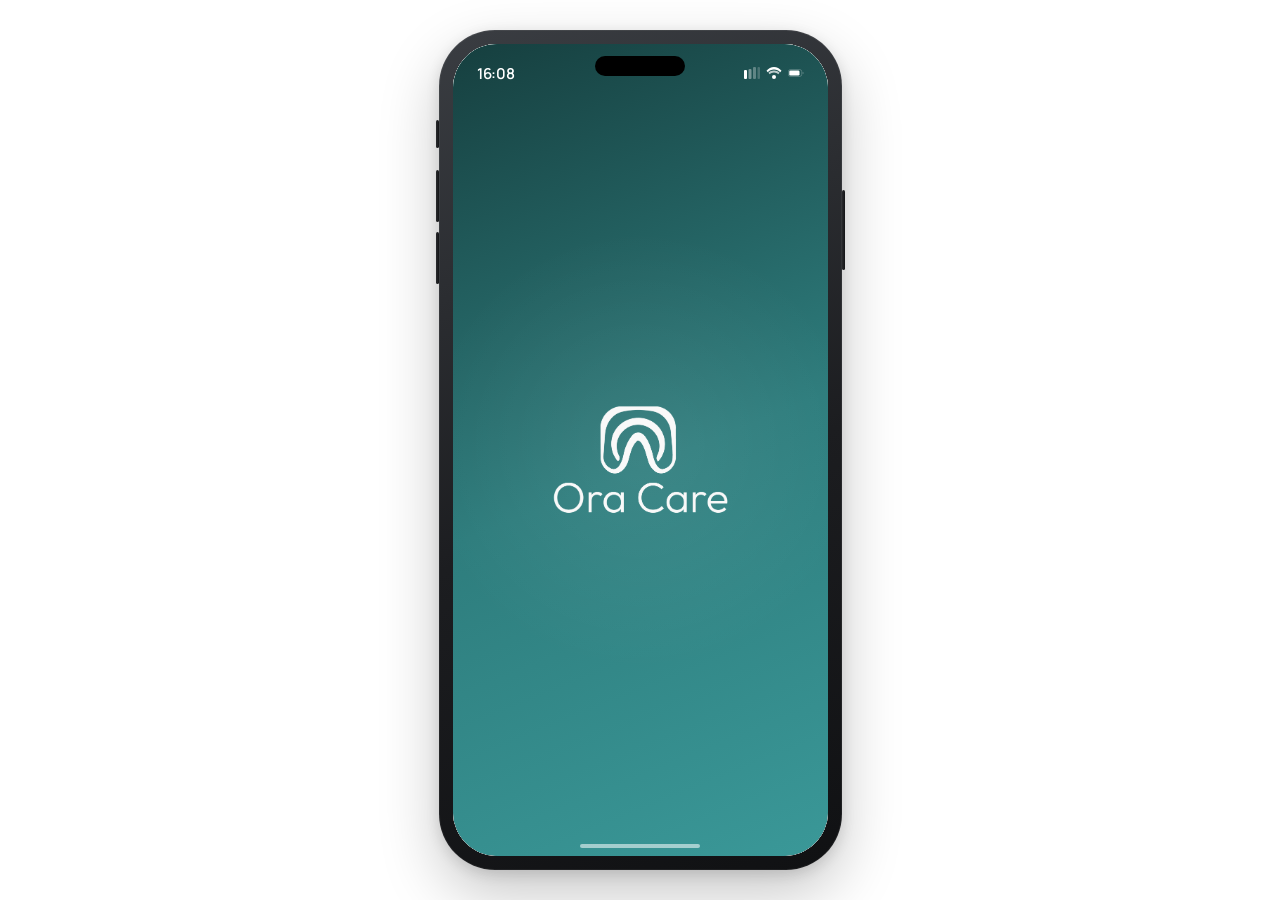
<file: device-frame.html>
<!DOCTYPE html>
<html lang="en">
<head>
<meta charset="UTF-8">
<meta name="viewport" content="width=device-width, initial-scale=1.0">
<title>OraCare — Device Preview</title>
<style>
  * { box-sizing: border-box; }
  html, body {
    margin: 0;
    padding: 0;
    width: 100%;
    height: 100%;
    background: transparent;
    overflow: hidden;
  }

  /* Responsive stage: centers and scales the whole device as one unit */
  .stage {
    width: 100%;
    height: 100%;
    display: flex;
    align-items: center;
    justify-content: center;
  }

  /* ─── Fixed-size device frame (scaled responsively via JS transform) ─── */
  .device {
    --bezel: 14px;
    --radius-outer: 56px;
    --radius-inner: 44px; /* matches #app's own border-radius exactly */
    --screen-w: 375px;
    --screen-h: 812px;

    width: calc(var(--screen-w) + var(--bezel) * 2);
    height: calc(var(--screen-h) + var(--bezel) * 2);
    border-radius: var(--radius-outer);
    background: linear-gradient(160deg, #3a3d42 0%, #1c1d20 55%, #101113 100%);
    box-shadow:
      0 24px 60px rgba(0, 0, 0, 0.22),
      0 4px 14px rgba(0, 0, 0, 0.12),
      inset 0 0 0 1px rgba(255, 255, 255, 0.06);
    position: relative;
    flex-shrink: 0;
  }

  /* Side buttons — purely decorative */
  .btn-mute, .btn-vol-up, .btn-vol-down, .btn-power {
    position: absolute;
    background: linear-gradient(90deg, #2a2b2e, #131416);
    border-radius: 3px;
  }
  .btn-vol-up, .btn-vol-down, .btn-mute {
    left: -3px;
    width: 3px;
  }
  .btn-mute { top: 90px; height: 28px; }
  .btn-vol-up { top: 140px; height: 52px; }
  .btn-vol-down { top: 202px; height: 52px; }
  .btn-power {
    right: -3px;
    top: 160px;
    width: 3px;
    height: 80px;
  }

  /* Screen cutout: masks the iframe to the bezel's rounded corners */
  .screen {
    position: absolute;
    top: var(--bezel);
    left: var(--bezel);
    width: var(--screen-w);
    height: var(--screen-h);
    border-radius: var(--radius-inner);
    overflow: hidden;
    background: #E8E4E2;
  }

  .screen iframe {
    position: absolute;
    top: 0;
    left: 0;
    width: 375px;
    height: 812px;
    border: 0;
    display: block;
  }

  /* Notch sits inside the status bar's own 44px-tall band (0–44px from
     the top of #app), well clear of the 54px point where header content
     (back buttons etc.) begins on every screen — verified against the
     screen that broke last time (Life-Stage), see device-frame-notes.md. */
  .notch {
    position: absolute;
    top: calc(var(--bezel) + 12px);
    left: 50%;
    transform: translateX(-50%);
    width: 90px;
    height: 20px;
    background: #000;
    border-radius: 12px;
    z-index: 2;
    pointer-events: none;
  }

  /* Home indicator overlays the very bottom of the screen content,
     matching real Face-ID iPhones (it floats over app content, not in
     a separate margin) */
  .home-indicator {
    position: absolute;
    bottom: calc(var(--bezel) + 8px);
    left: 50%;
    transform: translateX(-50%);
    width: 120px;
    height: 4px;
    background: rgba(255, 255, 255, 0.55);
    border-radius: 2px;
    z-index: 2;
    pointer-events: none;
  }
</style>
</head>
<body>
  <div class="stage" id="stage">
    <div class="device" id="device">
      <div class="btn-mute"></div>
      <div class="btn-vol-up"></div>
      <div class="btn-vol-down"></div>
      <div class="btn-power"></div>
      <div class="screen">
        <iframe src="index.html" title="OraCare prototype" scrolling="no"></iframe>
      </div>
      <div class="notch"></div>
      <div class="home-indicator"></div>
    </div>
  </div>

<script>
  // Scale the fixed-size device as one unit to fit whatever container
  // this page is embedded in (e.g. a portfolio iframe of any size).
  const stage = document.getElementById('stage');
  const device = document.getElementById('device');
  const baseW = device.offsetWidth;
  const baseH = device.offsetHeight;

  function fit() {
    const scale = Math.min(stage.clientWidth / baseW, stage.clientHeight / baseH, 1);
    device.style.transform = 'scale(' + scale + ')';
  }

  new ResizeObserver(fit).observe(stage);
  fit();
</script>
</body>
</html>
</file>
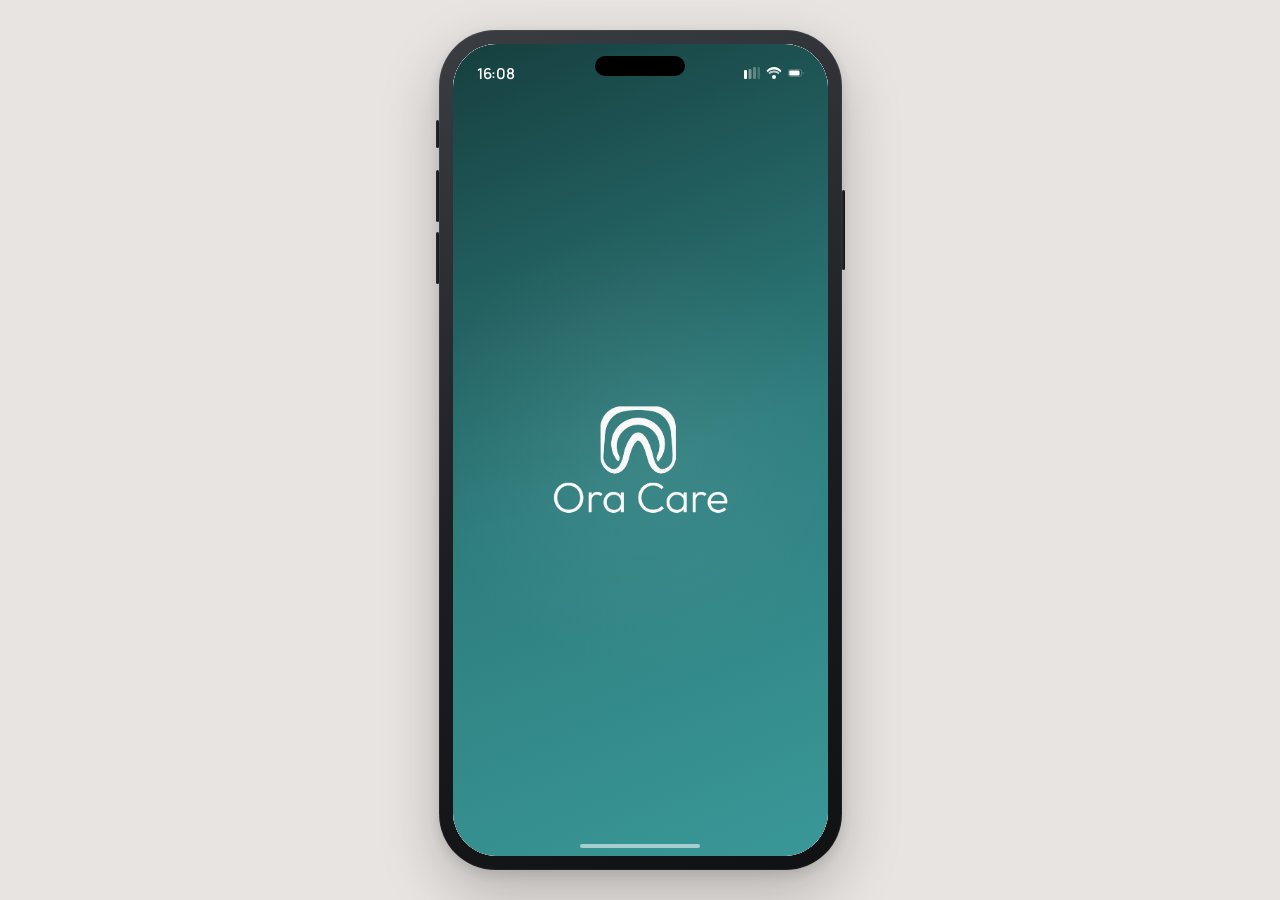
<file: prototype-interactions.html>
<!DOCTYPE html>
<html lang="en">
<head>
<meta charset="UTF-8">
<meta name="viewport" content="width=device-width, initial-scale=1.0">
<title>OraCare — Prototype Walkthrough</title>
<style>
  html, body {
    margin: 0;
    padding: 0;
    width: 100%;
    height: 100%;
    background: #e8e4e2;
    overflow: hidden;
  }
  .stage-frame {
    position: fixed;
    inset: 0;
    width: 100%;
    height: 100%;
    border: none;
  }
  /* Figma-style click cue. One of these is created per interactive element
     per click -- position/size are set in JS at creation time. */
  .click-highlight {
    position: fixed;
    pointer-events: none;
    z-index: 9999;
    box-sizing: border-box;
    border: 1.5px solid rgba(59, 130, 246, 0.9);
    background: rgba(59, 130, 246, 0.15);
    opacity: 0;
    transition: opacity 100ms ease;
  }
  .click-highlight.visible {
    opacity: 1;
  }
</style>
</head>
<body>
  <iframe class="stage-frame" src="device-frame.html" title="OraCare prototype walkthrough"></iframe>

<script>
  // This page only works served over http(s) -- reaching into nested
  // iframes to attach listeners and measure element positions is blocked
  // by the browser across file:// origins.
  const outerFrame = document.querySelector('.stage-frame');
  let activeHighlights = [];
  let holdTimer = null;
  let fadeOutTimer = null;

  // Fades in fast, holds, then fades out slowly (eased) -- matches Figma's
  // own prototype click-cue feel and gives people enough time to actually
  // register it. FADE_OUT_MS must stay short enough to finish before
  // main.js's 300ms screen-transition animation *when nothing interrupts
  // it*, but a navigating click can't be predicted from in here, so
  // watchForNavigation() below is the real guarantee against lingering on
  // the next screen, not this timing.
  const FADE_IN_MS = 100;
  const HOLD_MS = 350;
  const FADE_OUT_MS = 650;

  // Calls cb(frameEl.contentDocument) once frameEl has finished loading.
  // A plain 'load' listener isn't enough on its own: an iframe can finish
  // loading before its own load listener gets attached (nested iframes in
  // particular start loading as soon as their parent markup is parsed, not
  // gated by any ancestor's load event), so check readyState first.
  function onFrameReady(frameEl, cb) {
    let doc;
    try {
      doc = frameEl.contentDocument;
    } catch (e) {
      console.warn('Cannot reach ' + frameEl.src + ' -- serve this over http(s), not as a local file.', e);
      return;
    }
    // readyState alone isn't enough: an iframe briefly holds an "about:blank"
    // placeholder document before it navigates to its real src, and that
    // placeholder is also (trivially) "complete" with an empty body. Guard
    // against catching that instead of the real page.
    if (doc.readyState === 'complete' && doc.body && doc.body.childElementCount > 0) {
      cb(doc);
    } else {
      frameEl.addEventListener('load', () => cb(frameEl.contentDocument));
    }
  }

  onFrameReady(outerFrame, (deviceFrameDoc) => {
    const innerFrame = deviceFrameDoc.querySelector('iframe');
    if (!innerFrame) return;
    onFrameReady(innerFrame, (prototypeDoc) => {
      attachHighlighting(prototypeDoc, innerFrame, outerFrame);
    });
  });

  function attachHighlighting(prototypeDoc, innerFrame, outerFrame) {
    // Tapping empty/decorative space reveals every interactive element on
    // the current screen at once (Figma's "show hotspots" behavior) --
    // that's for when someone's unsure what's clickable. Tapping directly
    // on an interactive element is the opposite case: they already know
    // what they want, so it should just do its thing (native selection/
    // filter state is its own feedback) rather than also lighting up every
    // *other* button on the screen, which reads as "all of these just got
    // activated" instead of "you picked one of these."
    prototypeDoc.addEventListener('click', (event) => {
      // Everything interactive in the prototype either has an inline
      // onclick handler, or (the Care Plan filter pills) is a .filter-pill
      // with an addEventListener. Anything else is just layout/decoration.
      if (event.target.closest('[onclick], .filter-pill')) return;

      const screen = prototypeDoc.querySelector('.screen.active');
      if (!screen) return;
      const candidates = screen.querySelectorAll('[onclick], .filter-pill');
      const targets = Array.prototype.filter.call(candidates, (el) =>
        isOnScreen(el, prototypeDoc.defaultView)
      );
      showHighlights(targets, innerFrame, outerFrame);
    }, true);

    watchForNavigation(prototypeDoc);
  }

  // Two things can make a matched element wrong to highlight even though
  // it's genuinely inside the active screen:
  //  - it belongs to a *different* step/panel within that same screen that
  //    happens to be hidden right now (e.g. the assessment steps other than
  //    the current one all live inside the same .screen.active, just with
  //    display:none) -- offsetParent is null for those.
  //  - it's scrolled out of the currently visible viewport -- its rect
  //    exists but sits above/below/beside what's actually on screen.
  function isOnScreen(el, win) {
    if (el.offsetParent === null) return false;
    const r = el.getBoundingClientRect();
    if (r.width === 0 || r.height === 0) return false;
    // Fully within the viewport, not just partially overlapping it -- the
    // highlight box itself isn't clipped by the phone's own scroll
    // container, so a barely-peeking element would otherwise still get a
    // full-size box drawn, part of which sits outside what's actually
    // visible on screen.
    return r.top >= 0 && r.bottom <= win.innerHeight && r.left >= 0 && r.right <= win.innerWidth;
  }

  // A screen change means every highlight currently showing belongs to the
  // screen being left -- letting them fade out normally would mean they're
  // still visible (mid-fade) over whatever screen just slid in. main.js
  // toggles classes on the .screen element itself for every transition, so
  // watching for that is a reliable, non-invasive way to detect "the screen
  // just changed" from outside the prototype's own code.
  function watchForNavigation(prototypeDoc) {
    const observer = new MutationObserver((mutations) => {
      for (const m of mutations) {
        const cl = m.target.classList;
        // .screen covers screen-to-screen navigation; .assessment-step
        // covers the "Continue" between onboarding questions, which swaps
        // content within the *same* screen-assessment screen and so never
        // touches a .screen element at all. Deliberately not matching
        // .filter-pill here -- selecting a Care Plan filter shouldn't cut
        // its own highlight short, nothing is actually navigating away.
        if (cl && (cl.contains('screen') || cl.contains('assessment-step'))) {
          clearHighlights();
          return;
        }
      }
    });
    observer.observe(prototypeDoc.body, { attributes: true, attributeFilter: ['class'], subtree: true });
  }

  // Maps a rect from an iframe's own document up into its parent
  // document's coordinate space, accounting for any CSS scale transform
  // applied to the iframe's ancestors (getBoundingClientRect reflects the
  // as-rendered size; offsetWidth/Height give the pre-transform size, so
  // their ratio is the effective scale factor at this level).
  function mapRectUp(rect, iframeEl) {
    const frameRect = iframeEl.getBoundingClientRect();
    const scaleX = frameRect.width / iframeEl.offsetWidth;
    const scaleY = frameRect.height / iframeEl.offsetHeight;
    return {
      left: frameRect.left + rect.left * scaleX,
      top: frameRect.top + rect.top * scaleY,
      width: rect.width * scaleX,
      height: rect.height * scaleY,
      scale: scaleX
    };
  }

  function clearHighlights() {
    if (holdTimer) clearTimeout(holdTimer);
    if (fadeOutTimer) clearTimeout(fadeOutTimer);
    holdTimer = fadeOutTimer = null;
    activeHighlights.forEach((el) => el.remove());
    activeHighlights = [];
  }

  function showHighlights(elements, innerFrame, outerFrame) {
    clearHighlights();

    elements.forEach((el) => {
      const rect = el.getBoundingClientRect();

      let mapped = mapRectUp(rect, innerFrame);
      mapped = mapRectUp(mapped, outerFrame);

      // Always a plain rectangle, regardless of the element's own shape --
      // matching a highlight's corners to a rounded/circular element (back
      // buttons, pills, chips, nav items) makes it nearly invisible, since
      // it just blends into the button underneath. A square outline reads
      // clearly against any shape, which is also how Figma's own hotspot
      // highlight behaves.
      const box = document.createElement('div');
      box.className = 'click-highlight';
      box.style.left = mapped.left + 'px';
      box.style.top = mapped.top + 'px';
      box.style.width = mapped.width + 'px';
      box.style.height = mapped.height + 'px';
      document.body.appendChild(box);
      activeHighlights.push(box);
    });

    if (activeHighlights.length === 0) return;

    void document.body.offsetWidth; // force reflow so opacity re-triggers the transition
    activeHighlights.forEach((el) => {
      el.style.transition = 'opacity ' + FADE_IN_MS + 'ms ease';
      el.classList.add('visible');
    });

    // Fade in fast, hold, then switch to a slow eased fade-out -- a
    // navigating click gets cut short by watchForNavigation() above well
    // before any of this finishes, so this timing is free to prioritize
    // feeling clearly visible over finishing quickly.
    holdTimer = setTimeout(() => {
      activeHighlights.forEach((el) => {
        el.style.transition = 'opacity ' + FADE_OUT_MS + 'ms ease-out';
        el.classList.remove('visible');
      });
      fadeOutTimer = setTimeout(clearHighlights, FADE_OUT_MS);
    }, HOLD_MS);
  }
</script>
</body>
</html>
</file>
<file: style.css>
*, *::before, *::after { box-sizing: border-box; margin: 0; padding: 0; }

  :root {
    --teal: #2C7777;
    --teal-light: #3D9E9E;
    --teal-pale: #E8F4F4;
    --teal-mid: #C2DEDE;
    --salmon: #E88C7D;
    --salmon-light: #F5B8AE;
    --salmon-pale: #FDF0EE;
    --salmon-text: #9D5E54;
    --salmon-headline: #C07467;
    --amber-text: #9C6407;
    --amber-border: #C98109;
    --green-text: #0B835C;
    --bg: #F8F5F4;
    --bg-card: #FFFFFF;
    --text: #2F3133;
    --text-mid: #5A5E62;
    --text-light: #6A6A6A;
    --border: #EDE9E7;
    --shadow-sm: 0 2px 8px rgba(47,49,51,0.06);
    --shadow-md: 0 8px 24px rgba(47,49,51,0.10);
    --shadow-lg: 0 16px 48px rgba(47,49,51,0.14);
    --r-sm: 12px;
    --r-md: 18px;
    --r-lg: 24px;
    --r-xl: 32px;
    --font-display: 'DM Serif Display', Georgia, serif;
    --font-body: 'Manrope', system-ui, sans-serif;
  }


  html, body {
    background: #E8E4E2;
    min-height: 100vh;
    font-family: var(--font-body);
    color: var(--text);
    display: flex;
    justify-content: center;
    align-items: flex-start;
  }

  

  /* ─── PHONE SHELL ─── */
  
  #app {
    width: 375px;
    min-height: 812px;
    background: var(--bg);
    border-radius: 44px;
    overflow: hidden;
    position: relative;
    box-shadow: 0 32px 80px rgba(0,0,0,0.28), 0 0 0 1px rgba(255,255,255,0.15), inset 0 0 0 1px rgba(0,0,0,0.1);
  }

  /* ─── STATUS BAR ─── */
  .status-bar {
    height: 44px;
    padding: 14px 24px 0;
    display: flex;
    justify-content: space-between;
    align-items: center;
    position: absolute;
    top: 0; left: 0; right: 0;
    z-index: 100;
    background: var(--bg);
  }
  .status-bar.status-bar--dark {
    background: var(--teal);
  }
  .status-bar.status-bar--splash {
    background: transparent;
  }
  .status-bar .time { font-size: 15px; font-weight: 600; letter-spacing: -0.3px; }
  .status-bar .icons { display: flex; gap: 6px; align-items: center; }
  .status-bar svg { width: 16px; height: 12px; }

  /* ─── SCREENS ─── */
  .screen {
    position: absolute;
    inset: 0;
    display: none;
    flex-direction: column;
    overflow-y: auto;
    overflow-x: hidden;
    -webkit-overflow-scrolling: touch;
    scrollbar-width: none;
  }
  .screen::-webkit-scrollbar { display: none; }
  .screen.active { display: flex; }

  /* Transition animations */
  .screen.slide-in {
    animation: slideIn 0.3s cubic-bezier(0.32, 0.72, 0, 1) forwards;
  }
  .screen.slide-out {
    animation: slideOut 0.3s cubic-bezier(0.32, 0.72, 0, 1) forwards;
  }
  .screen.slide-back-in {
    animation: slideBackIn 0.3s cubic-bezier(0.32, 0.72, 0, 1) forwards;
  }
  .screen.slide-back-out {
    animation: slideBackOut 0.3s cubic-bezier(0.32, 0.72, 0, 1) forwards;
  }
  @keyframes slideIn { from { transform: translateX(100%); opacity: 0.6; } to { transform: translateX(0); opacity: 1; } }
  @keyframes slideOut { from { transform: translateX(0); opacity: 1; } to { transform: translateX(-30%); opacity: 0; } }
  @keyframes slideBackIn { from { transform: translateX(-30%); opacity: 0; } to { transform: translateX(0); opacity: 1; } }
  @keyframes slideBackOut { from { transform: translateX(0); opacity: 1; } to { transform: translateX(100%); opacity: 0.6; } }

  /* ─── TYPOGRAPHY ─── */
  .display { font-family: var(--font-display); font-size: 36px; line-height: 1.15; letter-spacing: -0.5px; }
  .heading { font-family: var(--font-display); font-size: 26px; line-height: 1.25; letter-spacing: -0.3px; }
  .subheading { font-size: 18px; font-weight: 600; letter-spacing: -0.2px; line-height: 1.2; }
  .body { font-size: 15px; line-height: 1.6; font-weight: 300; color: var(--text-mid); }
  .label { font-size: 12px; font-weight: 600; letter-spacing: 0.8px; text-transform: uppercase; color: var(--text-light); line-height: 1.2; }
  .caption { font-size: 13px; color: var(--text-light); line-height: 1.5; }

  /* ─── BUTTONS ─── */
  .btn-primary {
    width: 100%;
    padding: 17px 24px;
    background: var(--teal);
    color: white;
    border: none;
    border-radius: 16px;
    font-family: var(--font-body);
    font-size: 16px;
    font-weight: 600;
    letter-spacing: -0.2px;
    cursor: pointer;
    transition: all 0.2s ease;
    position: relative;
    overflow: hidden;
  }
  .btn-primary:active { transform: scale(0.98); }
  .btn-primary:disabled { opacity: 0.4; cursor: default; transform: none; }

  .btn-secondary {
    width: 100%;
    padding: 17px 24px;
    background: transparent;
    color: var(--teal);
    border: 1.5px solid var(--teal-mid);
    border-radius: 16px;
    font-family: var(--font-body);
    font-size: 16px;
    font-weight: 500;
    cursor: pointer;
    transition: all 0.2s ease;
  }
  .btn-secondary:active { background: var(--teal-pale); }

  .btn-ghost {
    background: none;
    border: none;
    cursor: pointer;
    font-family: var(--font-body);
    color: var(--text-mid);
    font-size: 15px;
    font-weight: 500;
    padding: 8px;
    display: flex;
    align-items: center;
    gap: 6px;
  }

  /* ─── BACK BUTTON ─── */
  .back-btn {
    width: 40px;
    height: 40px;
    border-radius: 50%;
    background: rgba(255,255,255,0.9);
    border: none;
    cursor: pointer;
    display: flex;
    align-items: center;
    justify-content: center;
    box-shadow: var(--shadow-sm);
    transition: all 0.2s;
    flex-shrink: 0;
  }
  .back-btn:active { transform: scale(0.93); }

  /* ─── CARDS ─── */
  .card {
    background: var(--bg-card);
    border-radius: var(--r-lg);
    box-shadow: var(--shadow-sm);
    overflow: hidden;
  }

  /* ─── PROGRESS DOTS ─── */
  .progress-dots { display: flex; gap: 6px; justify-content: center; }
  .dot { width: 6px; height: 6px; border-radius: 3px; background: var(--teal-mid); transition: all 0.3s; }
  .dot.active { width: 20px; background: var(--teal); }

  /* ─── CHIP / TAG ─── */
  .chip {
    display: inline-flex;
    align-items: center;
    gap: 5px;
    padding: 5px 11px;
    border-radius: 20px;
    font-size: 12px;
    font-weight: 600;
  }
  .chip-teal { background: var(--teal-pale); color: var(--teal); }
  .chip-salmon { background: var(--salmon-pale); color: var(--salmon-text); }
  .chip-amber { background: #FEF3E2; color: var(--amber-text); }
  .chip-green { background: #ECFDF5; color: var(--green-text); }

  /* ─── BOTTOM NAV ─── */
  .bottom-nav {
    position: sticky;
    bottom: 0;
    background: rgba(248,245,244,0.92);
    backdrop-filter: blur(20px);
    border-top: 1px solid var(--border);
    padding: 8px 0 20px;
    display: flex;
    justify-content: space-around;
    z-index: 50;
    flex-shrink: 0;
  }
  .nav-item {
    display: flex;
    flex-direction: column;
    align-items: center;
    gap: 4px;
    background: none;
    border: none;
    cursor: pointer;
    padding: 6px 12px;
    border-radius: 12px;
    transition: all 0.2s;
  }
  .nav-item svg { width: 22px; height: 22px; transition: all 0.2s; }
  .nav-item span { font-size: 10px; font-weight: 500; color: var(--text-light); transition: all 0.2s; }
  .nav-item.active svg path, .nav-item.active svg circle, .nav-item.active svg rect { stroke: var(--teal); }
  .nav-item.active span { color: var(--teal); font-weight: 600; }

  /* ════════════════════════════════════════
     SPLASH SCREEN
  ════════════════════════════════════════ */
  #screen-splash {
    background-color: #1F6464;
    background-image: linear-gradient(158deg, #163F3F 0%, #2E7D7D 52%, #3A9898 100%);
    align-items: center;
    justify-content: center;
    min-height: 100%;
  }

  /* Glow rendered as real element (see HTML), not ::before */
  .splash-glow {
    position: absolute;
    width: 480px;
    height: 480px;
    border-radius: 50%;
    background: radial-gradient(circle, rgba(255,255,255,0.07) 0%, transparent 65%);
    top: 50%;
    left: 50%;
    transform: translate(-50%, -50%);
    pointer-events: none;
  }

  .splash-logo-clip { width: 220px; height: 132px; overflow: hidden; }
  .splash-logo-clip img { width: 100%; height: auto; display: block; }
  .splash-center {
    display: flex;
    flex-direction: column;
    align-items: center;
    position: relative;
    z-index: 1;
    animation: splashReveal 0.7s cubic-bezier(0.22, 1, 0.36, 1) both;
  }

  @keyframes splashReveal {
    from { opacity: 0; transform: translateY(10px); }
    to   { opacity: 1; transform: translateY(0); }
  }

  @keyframes splashFadeOut {
    from { opacity: 1; }
    to   { opacity: 0; }
  }

  #screen-splash.exiting {
    animation: splashFadeOut 0.75s ease forwards;
    pointer-events: none;
  }

  /* ════════════════════════════════════════
     SCREEN 1 — WELCOME
  ════════════════════════════════════════ */
  #screen-welcome {
    background: var(--bg);
    align-items: center;
  }

  /* ── Logo: show icon + wordmark, clip tagline at bottom ── */
  .welcome-logo-container {
    display: flex;
    justify-content: center;
    width: 100%;
    padding-top: 40px;
    margin-bottom: 96px;
  }
  .welcome-logo-clip {
    width: 175px;
    height: 105px;
    overflow: hidden;
  }
  .welcome-logo-clip img {
    width: 100%;
    height: auto;
    display: block;
  }

  /* ── Headline ── */
  .welcome-headline {
    font-family: var(--font-body);
    font-size: 34px;
    font-weight: 500;
    line-height: 1.15;
    color: #2B2B2B;
    text-align: center;
    padding: 0 24px;
    margin-bottom: 32px;
    letter-spacing: -0.2px;
  }
  .welcome-headline .accent { color: var(--salmon-headline); }
  .welcome-headline .headline-dim { color: var(--teal); }

  /* ── Feature row ── */
  .feature-row {
    display: flex;
    justify-content: space-evenly;
    width: 100%;
    padding: 0 8px;
    margin-bottom: 64px;
  }
  .feature-item {
    display: flex;
    flex-direction: column;
    align-items: center;
    gap: 10px;
    flex: 1;
  }
  .feature-icon-wrap {
    width: 56px;
    height: 56px;
    border-radius: 50%;
    display: flex;
    align-items: center;
    justify-content: center;
    font-size: 26px;
  }
  .fi-teal   { background: rgba(46,125,125,0.10); }
  .fi-salmon { background: rgba(232,140,125,0.12); }
  .fi-slate  { background: rgba(100,116,139,0.09); }
  .feature-label {
    font-family: var(--font-body);
    font-size: 14px;
    font-weight: 500;
    color: #2B2B2B;
    text-align: center;
    line-height: 1.35;
  }

  /* ── CTA ── */
  .welcome-cta {
    width: 100%;
    padding: 0 24px;
    display: flex;
    flex-direction: column;
    align-items: center;
    margin-top: auto;
    margin-bottom: 6px;
  }
  .btn-welcome-primary {
    width: 100%;
    height: 56px;
    background: var(--teal);
    color: white;
    border: none;
    border-radius: 16px;
    font-family: var(--font-body);
    font-size: 18px;
    font-weight: 600;
    cursor: pointer;
    transition: opacity 0.2s ease;
    margin-bottom: 8px;
  }
  .btn-welcome-primary:active { opacity: 0.88; }
  .btn-welcome-secondary {
    background: none;
    border: none;
    font-family: var(--font-body);
    font-size: 15px;
    font-weight: 500;
    color: var(--teal);
    cursor: pointer;
    padding: 8px;
  }
  .btn-welcome-secondary:active { opacity: 0.7; }
  .btn-welcome-tertiary {
    background: none;
    border: none;
    font-family: var(--font-body);
    font-size: 13px;
    font-weight: 500;
    color: var(--text-light);
    cursor: pointer;
    padding: 4px;
  }
  .btn-welcome-tertiary:active { opacity: 0.7; }

  /* ── Footer ── */
  .welcome-footer {
    padding: 12px 32px 28px;
    text-align: center;
    font-family: var(--font-body);
    font-size: 12px;
    color: var(--text-light);
    line-height: 1.65;
  }
  .welcome-footer a { color: var(--text-light); text-decoration: underline; text-underline-offset: 2px; }

  /* ════════════════════════════════════════
     SCREEN 2 — LIFE STAGE
  ════════════════════════════════════════ */
  .screen-header {
    padding: 54px 24px 0;
    flex-shrink: 0;
  }
  .nav-row {
    display: flex;
    align-items: center;
    gap: 12px;
    margin-bottom: 28px;
  }

  .life-stage-intro { padding: 0 24px 8px; }
  .life-stage-intro .heading { margin-bottom: 10px; }

  .stages-grid {
    padding: 16px 24px 32px;
    display: flex;
    flex-direction: column;
    gap: 12px;
    flex: 1;
  }

  .stages-grid .label { margin-top: 16px; }
  .stage-card {
    background: var(--bg-card);
    border-radius: var(--r-lg);
    padding: 20px;
    display: flex;
    align-items: center;
    gap: 16px;
    cursor: pointer;
    border: 1.5px solid transparent;
    transition: all 0.25s ease;
    box-shadow: var(--shadow-sm);
    position: relative;
    overflow: hidden;
  }
  .stage-card:active, .stage-card.selected {
    border-color: var(--teal);
    box-shadow: 0 0 0 4px var(--teal-pale), var(--shadow-md);
  }
  .stage-card.pregnancy-card { border-color: var(--teal); background: linear-gradient(135deg, #FAFFFE, #F0FAFA); }
  .stage-card.pregnancy-card .stage-name,
  .stage-card.pregnancy-card .stage-arrow { color: var(--teal); }
  .stage-card.coming-soon { opacity: 0.55; cursor: default; }

  .stage-icon {
    width: 52px;
    height: 52px;
    border-radius: 16px;
    display: flex;
    align-items: center;
    justify-content: center;
    flex-shrink: 0;
    font-size: 24px;
  }
  .stage-icon-teal { background: var(--teal-pale); }
  .stage-icon-salmon { background: var(--salmon-pale); }
  .stage-icon-amber { background: #FEF3E2; }
  .stage-icon-lavender { background: #F3F0FF; }
  .stage-icon-rose { background: #FFF0F3; }

  .stage-text { flex: 1; }
  .stage-name { font-weight: 600; font-size: 16px; margin-bottom: 3px; }
  .stage-desc { font-size: 13px; color: var(--text-light); line-height: 1.4; }
  .stage-arrow { color: var(--text-light); }
  .stage-badge {
    position: absolute;
    top: 12px;
    right: 14px;
    font-size: 10px;
    font-weight: 700;
    letter-spacing: 0.5px;
    text-transform: uppercase;
    background: var(--teal-pale);
    color: var(--teal);
    padding: 3px 8px;
    border-radius: 8px;
  }
  .stage-badge.soon { background: #F3F4F6; color: var(--text-light); }

  /* ════════════════════════════════════════
     SCREEN 3 — PREGNANCY ASSESSMENT
  ════════════════════════════════════════ */
  .assessment-progress {
    height: 3px;
    background: var(--border);
    border-radius: 2px;
    margin: 0 24px 0;
    overflow: hidden;
  }
  .assessment-progress-fill {
    height: 100%;
    background: linear-gradient(90deg, var(--teal), var(--teal-light));
    border-radius: 2px;
    transition: width 0.4s ease;
  }

  .assessment-step {
    display: none;
    flex-direction: column;
    flex: 1;
    padding: 24px 24px 32px;
    animation: fadeUp 0.3s ease forwards;
  }
  .assessment-step.active { display: flex; }
  @keyframes fadeUp { from { opacity: 0; transform: translateY(16px); } to { opacity: 1; transform: translateY(0); } }

  .step-num { font-size: 12px; font-weight: 600; color: var(--text-light); letter-spacing: 1px; text-transform: uppercase; margin-bottom: 8px; }
  .step-title { font-family: var(--font-display); font-size: 24px; line-height: 1.25; margin-bottom: 8px; }
  .step-body { font-size: 14px; color: var(--text-mid); margin-bottom: 28px; line-height: 1.55; }

  .trimester-options { display: flex; gap: 10px; margin-bottom: 24px; }
  .tri-btn {
    flex: 1;
    padding: 16px 10px;
    border-radius: 16px;
    border: 1.5px solid var(--border);
    background: white;
    cursor: pointer;
    text-align: center;
    transition: all 0.2s;
    font-family: var(--font-body);
  }
  .tri-btn .tri-num { font-family: var(--font-display); font-size: 28px; color: var(--teal); }
  .tri-btn .tri-label { font-size: 11px; color: var(--text-light); margin-top: 4px; font-weight: 500; }
  .tri-btn .tri-weeks { font-size: 10px; color: var(--text-light); margin-top: 2px; }
  .tri-btn.selected, .tri-btn:active { border-color: var(--teal); background: var(--teal-pale); box-shadow: 0 0 0 3px rgba(46,125,125,0.1); }
  .tri-btn.selected .tri-label, .tri-btn.selected .tri-weeks { color: var(--teal); }

  .symptom-list { display: flex; flex-direction: column; gap: 10px; margin-bottom: 24px; }
  .symptom-item {
    display: flex;
    align-items: center;
    gap: 14px;
    padding: 16px 18px;
    background: white;
    border-radius: 14px;
    border: 1.5px solid var(--border);
    cursor: pointer;
    transition: all 0.2s;
  }
  .symptom-item.checked { border-color: var(--teal); background: var(--teal-pale); }
  .symptom-check {
    width: 22px;
    height: 22px;
    border-radius: 7px;
    border: 1.5px solid var(--border);
    background: white;
    display: flex;
    align-items: center;
    justify-content: center;
    flex-shrink: 0;
    transition: all 0.2s;
  }
  .symptom-item.checked .symptom-check { background: var(--teal); border-color: var(--teal); }
  .symptom-icon { font-size: 20px; }
  .symptom-text { flex: 1; }
  .symptom-name { font-size: 15px; font-weight: 500; }
  .symptom-sub { font-size: 12px; color: var(--text-light); margin-top: 2px; }

  .dental-options { display: flex; flex-direction: column; gap: 10px; margin-bottom: 24px; }
  .dental-opt, .floss-opt, .nausea-opt, .brush-opt, .oral-opt, .checkin-opt {
    padding: 16px 18px;
    border-radius: 14px;
    border: 1.5px solid var(--border);
    background: white;
    cursor: pointer;
    transition: all 0.2s;
    font-family: var(--font-body);
    font-size: 15px;
    font-weight: 400;
    text-align: left;
    display: flex;
    align-items: center;
    gap: 12px;
    color: var(--text);
  }
  .dental-opt.selected, .floss-opt.selected, .nausea-opt.selected, .brush-opt.selected, .oral-opt.selected, .checkin-opt.selected { border-color: var(--teal); background: var(--teal-pale); color: var(--teal); font-weight: 500; }
  .dental-opt-dot {
    width: 18px;
    height: 18px;
    border-radius: 50%;
    border: 1.5px solid var(--border);
    flex-shrink: 0;
    display: flex;
    align-items: center;
    justify-content: center;
    transition: all 0.2s;
  }
  .dental-opt.selected .dental-opt-dot,
  .floss-opt.selected .dental-opt-dot,
  .nausea-opt.selected .dental-opt-dot,
  .brush-opt.selected .dental-opt-dot,
  .oral-opt.selected .dental-opt-dot { border-color: var(--teal); background: var(--teal); }
  .dental-opt.selected .dental-opt-dot::after,
  .floss-opt.selected .dental-opt-dot::after,
  .nausea-opt.selected .dental-opt-dot::after,
  .brush-opt.selected .dental-opt-dot::after,
  .oral-opt.selected .dental-opt-dot::after { content: ''; width: 6px; height: 6px; border-radius: 50%; background: white; }

  .step-footer { margin-top: auto; display: flex; flex-direction: column; gap: 10px; }

  /* ════════════════════════════════════════
     SCREEN 4 — DASHBOARD
  ════════════════════════════════════════ */
  .dashboard-header {
    padding: 54px 24px 20px;
    background: linear-gradient(170deg, var(--teal) 0%, #256868 100%);
    color: white;
    border-radius: 0 0 32px 32px;
    flex-shrink: 0;
  }
  .dash-top { display: flex; justify-content: space-between; align-items: flex-start; margin-bottom: 24px; }
  .dash-greeting { font-size: 14px; color: rgba(255,255,255,0.95); margin-bottom: 4px; font-weight: 300; }
  .dash-name { font-family: var(--font-display); font-size: 24px; color: white; }
  .notif-btn {
    width: 40px;
    height: 40px;
    border-radius: 50%;
    background: rgba(255,255,255,0.15);
    border: none;
    cursor: pointer;
    display: flex;
    align-items: center;
    justify-content: center;
    position: relative;
  }
  .notif-dot {
    position: absolute;
    top: 8px; right: 9px;
    width: 8px; height: 8px;
    border-radius: 50%;
    background: var(--salmon);
    border: 2px solid var(--teal);
  }

  .health-score-card {
    background: rgba(0,0,0,0.16);
    backdrop-filter: blur(10px);
    border: 1px solid rgba(255,255,255,0.18);
    border-radius: 22px;
    padding: 20px;
    display: flex;
    align-items: center;
    gap: 20px;
  }
  .score-ring-wrap { position: relative; width: 88px; height: 88px; flex-shrink: 0; }
  .score-ring-wrap svg { transform: rotate(-90deg); }
  .score-ring-bg { fill: none; stroke: rgba(255,255,255,0.2); stroke-width: 8; }
  .score-ring-fill { fill: none; stroke: white; stroke-width: 8; stroke-linecap: round; transition: stroke-dashoffset 1.2s ease; }
  .score-ring-fill.good { stroke: #7DECD4; }
  .score-ring-fill.warn { stroke: var(--salmon-light); }
  .score-center {
    position: absolute;
    inset: 0;
    display: flex;
    flex-direction: column;
    align-items: center;
    justify-content: center;
  }
  .score-num { font-family: var(--font-display); font-size: 26px; color: white; line-height: 1; }
  .score-label { font-size: 11px; color: white; text-transform: uppercase; letter-spacing: 0.5px; }

  .score-details { flex: 1; color: white; }
  .score-title { font-size: 13px; color: white; margin-bottom: 4px; font-weight: 400; }
  .score-status { font-size: 18px; font-weight: 600; margin-bottom: 10px; }
  .score-metrics { display: flex; gap: 8px; flex-wrap: wrap; }
  .metric-pill {
    display: flex;
    align-items: center;
    gap: 4px;
    background: rgba(0,0,0,0.1);
    border-radius: 20px;
    padding: 4px 10px;
    font-size: 11px;
    color: white;
  }
  .metric-dot { width: 6px; height: 6px; border-radius: 50%; }

  .progress-stats { display: flex; width: 100%; }
  .progress-stat {
    flex: 1;
    display: flex;
    flex-direction: column;
    align-items: center;
    gap: 4px;
    text-align: center;
    color: white;
  }
  .progress-stat + .progress-stat { border-left: 1px solid rgba(255,255,255,0.2); }
  .progress-value { font-family: var(--font-display); font-size: 20px; line-height: 1.2; }
  .progress-label { font-size: 11px; line-height: 1.3; padding: 0 4px; }

  .dashboard-body { flex: 1; padding: 20px 24px 0; }

  .section-title {
    font-size: 17px;
    font-weight: 600;
    margin-bottom: 14px;
    letter-spacing: -0.2px;
  }

  .quick-actions { display: flex; gap: 10px; margin-bottom: 28px; }
  .quick-action {
    flex: 1;
    background: white;
    border-radius: var(--r-md);
    padding: 16px 14px;
    text-align: center;
    cursor: pointer;
    box-shadow: var(--shadow-sm);
    transition: all 0.2s;
    border: none;
    font-family: var(--font-body);
  }
  .quick-action:active { transform: scale(0.96); box-shadow: var(--shadow-md); }
  .qa-icon { font-size: 26px; margin-bottom: 8px; }
  .qa-label { font-size: 12px; font-weight: 600; color: var(--text); }
  .qa-sub { font-size: 10px; color: var(--text-light); margin-top: 2px; }

  .tip-cards { display: flex; flex-direction: column; gap: 12px; margin-bottom: 28px; }
  .tip-card {
    background: white;
    border-radius: var(--r-md);
    padding: 18px;
    display: flex;
    gap: 14px;
    align-items: flex-start;
    box-shadow: var(--shadow-sm);
    cursor: pointer;
    transition: all 0.2s;
    border: none;
    text-align: left;
    width: 100%;
    font-family: var(--font-body);
  }
  .tip-card:active { box-shadow: var(--shadow-md); transform: translateY(-1px); }
  .tip-icon-wrap {
    width: 44px;
    height: 44px;
    border-radius: 14px;
    display: flex;
    align-items: center;
    justify-content: center;
    font-size: 20px;
    flex-shrink: 0;
  }
  .tip-content { flex: 1; }
  .tip-label { font-size: 10px; font-weight: 700; letter-spacing: 0.8px; text-transform: uppercase; margin-bottom: 4px; }
  .tip-title { font-size: 14px; font-weight: 600; margin-bottom: 4px; }
  .tip-body { font-size: 12px; color: var(--text-light); line-height: 1.5; }
  .tip-label--teal { color: var(--teal); }
  .tip-arrow { color: var(--text-light); flex-shrink: 0; margin-top: 2px; }
  .reviewed-mark { font-size: 11px; font-weight: 600; color: var(--teal); margin-top: 8px; }

  .symptom-log {
    background: white;
    border-radius: var(--r-lg);
    box-shadow: var(--shadow-sm);
    overflow: hidden;
    margin-bottom: 28px;
  }
  .symptom-log-header { padding: 16px 18px 12px; border-bottom: 1px solid var(--border); display: flex; justify-content: space-between; align-items: center; }
  .symptom-log-title { font-size: 15px; font-weight: 600; }
  .see-all { font-size: 13px; color: var(--teal); font-weight: 600; background: none; border: none; cursor: pointer; font-family: var(--font-body); }
  .symptom-row { padding: 13px 18px; display: flex; align-items: center; gap: 12px; border-bottom: 1px solid var(--border); }
  .symptom-row:last-child { border-bottom: none; }
  .symptom-row-dot { width: 10px; height: 10px; border-radius: 50%; flex-shrink: 0; }
  .symptom-row-text { flex: 1; font-size: 14px; color: var(--text); }
  .symptom-row-date { font-size: 12px; color: var(--text-light); }

  /* ════════════════════════════════════════
     SCREEN 5 — SCAN INSTRUCTIONS
  ════════════════════════════════════════ */
  .scan-hero {
    background: linear-gradient(170deg, #1A5C5C 0%, var(--teal) 100%);
    padding: 54px 24px 32px;
    text-align: center;
    color: white;
    flex-shrink: 0;
    border-radius: 0 0 36px 36px;
  }
  .scan-hero-title { font-family: var(--font-display); font-size: 28px; color: white; margin-bottom: 10px; }
  .scan-hero-sub { font-size: 15px; color: rgba(255,255,255,0.95); font-weight: 300; max-width: 260px; margin: 0 auto; }

  .scan-phone-preview {
    width: 160px;
    height: 200px;
    margin: 24px auto;
    position: relative;
  }

  .scan-steps { padding: 24px 24px 0; flex: 1; }
  .scan-step-item {
    display: flex;
    gap: 16px;
    padding: 18px 0;
    border-bottom: 1px solid var(--border);
    align-items: flex-start;
  }
  .scan-step-item:last-child { border-bottom: none; }
  .step-bubble {
    width: 36px;
    height: 36px;
    border-radius: 50%;
    background: var(--teal-pale);
    color: var(--teal);
    font-weight: 700;
    font-size: 14px;
    display: flex;
    align-items: center;
    justify-content: center;
    flex-shrink: 0;
  }
  .scan-step-content { flex: 1; padding-top: 4px; }
  .scan-step-title { font-size: 15px; font-weight: 600; margin-bottom: 4px; }
  .scan-step-body { font-size: 13px; color: var(--text-light); line-height: 1.5; }

  .scan-warning {
    margin: 20px 24px;
    padding: 14px 16px;
    background: #FEF3E2;
    border-radius: 14px;
    display: flex;
    gap: 10px;
    align-items: flex-start;
  }
  .scan-warning-text { font-size: 13px; color: #92400E; line-height: 1.5; }
  .scan-footer { padding: 16px 24px 32px; flex-shrink: 0; }

  /* ════════════════════════════════════════
     SCREEN 5a — PREMIUM UPGRADE
  ════════════════════════════════════════ */
  #screen-premium { background: var(--bg); }

  .premium-hero {
    background: linear-gradient(158deg, #163F3F 0%, var(--teal) 55%, #256868 100%);
    padding: 54px 24px 28px;
    text-align: center;
    color: white;
    border-radius: 0 0 32px 32px;
    flex-shrink: 0;
  }
  .premium-badge {
    display: inline-flex;
    align-items: center;
    gap: 6px;
    background: rgba(0,0,0,0.18);
    border: 1px solid rgba(255,255,255,0.25);
    border-radius: 20px;
    padding: 5px 14px;
    font-size: 11px;
    font-weight: 700;
    letter-spacing: 1px;
    text-transform: uppercase;
    margin-bottom: 16px;
  }
  .premium-hero-title {
    font-family: var(--font-display);
    font-size: 26px;
    color: white;
    line-height: 1.25;
    margin-bottom: 10px;
  }
  .premium-hero-sub {
    font-size: 14px;
    color: rgba(255,255,255,1);
    line-height: 1.6;
    font-weight: 300;
    max-width: 270px;
    margin: 0 auto;
  }
  .premium-features {
    padding: 20px 24px 0;
    display: flex;
    flex-direction: column;
    gap: 10px;
    flex-shrink: 0;
  }
  .premium-feature {
    display: flex;
    align-items: center;
    gap: 12px;
    padding: 13px 16px;
    background: white;
    border-radius: 14px;
    font-size: 14px;
    font-weight: 500;
    color: var(--text);
    box-shadow: var(--shadow-sm);
  }
  .premium-check-circle {
    width: 26px;
    height: 26px;
    border-radius: 50%;
    background: var(--teal-pale);
    display: flex;
    align-items: center;
    justify-content: center;
    flex-shrink: 0;
  }
  .premium-pricing {
    margin: 20px 24px 0;
    background: var(--teal-pale);
    border: 1.5px solid var(--teal-mid);
    border-radius: 20px;
    padding: 20px;
    text-align: center;
    flex-shrink: 0;
  }
  .premium-trial-tag {
    display: inline-block;
    background: var(--teal);
    color: white;
    font-size: 11px;
    font-weight: 700;
    letter-spacing: 0.8px;
    text-transform: uppercase;
    padding: 4px 12px;
    border-radius: 20px;
    margin-bottom: 12px;
  }
  .premium-price-main {
    font-family: var(--font-display);
    font-size: 30px;
    color: var(--text);
    line-height: 1;
    margin-bottom: 4px;
  }
  .premium-price-sub {
    font-size: 13px;
    color: var(--text-light);
  }
  .premium-cta {
    padding: 16px 24px 32px;
    display: flex;
    flex-direction: column;
    gap: 10px;
    flex-shrink: 0;
  }
  .premium-insurer-note { font-size: 13px; color: var(--text-mid); text-align: center; }
  .scan-trial-hint {
    text-align: center;
    font-size: 12px;
    font-weight: 600;
    color: var(--teal);
    margin-top: 4px;
    letter-spacing: 0.2px;
  }

  /* ════════════════════════════════════════
     SCREEN 5a2 — SCAN CAPTURE
  ════════════════════════════════════════ */
  #screen-scan-capture,
  #screen-photo-saved,
  #screen-photo-compare {
    background: var(--bg);
    align-items: center;
    padding: 54px 24px 40px;
  }
  .capture-header {
    text-align: center;
    width: 100%;
    margin-bottom: 24px;
    flex-shrink: 0;
  }
  .capture-title {
    font-family: var(--font-display);
    font-size: 26px;
    line-height: 1.25;
    margin-bottom: 8px;
    color: var(--text);
  }
  .capture-subtitle {
    font-size: 14px;
    color: var(--text-mid);
    font-weight: 400;
  }
  .capture-preview-wrap {
    position: relative;
    width: 100%;
    border-radius: 20px;
    overflow: hidden;
    margin-bottom: 12px;
    flex-shrink: 0;
    box-shadow: var(--shadow-md);
  }
  .capture-preview-wrap svg.teeth-illustration {
    display: block;
    width: 100%;
    height: auto;
  }
  .scan-frame-corner {
    position: absolute;
    width: 22px;
    height: 22px;
  }
  .scan-frame-corner.tl { top: 14px; left: 14px; border-top: 2.5px solid #7DECD4; border-left: 2.5px solid #7DECD4; border-radius: 4px 0 0 0; }
  .scan-frame-corner.tr { top: 14px; right: 14px; border-top: 2.5px solid #7DECD4; border-right: 2.5px solid #7DECD4; border-radius: 0 4px 0 0; }
  .scan-frame-corner.bl { bottom: 14px; left: 14px; border-bottom: 2.5px solid #7DECD4; border-left: 2.5px solid #7DECD4; border-radius: 0 0 0 4px; }
  .scan-frame-corner.br { bottom: 14px; right: 14px; border-bottom: 2.5px solid #7DECD4; border-right: 2.5px solid #7DECD4; border-radius: 0 0 4px 0; }
  .capture-scan-line {
    position: absolute;
    left: 14px;
    right: 14px;
    height: 1.5px;
    background: linear-gradient(90deg, transparent 0%, #7DECD4 30%, #7DECD4 70%, transparent 100%);
    animation: captureScanMove 2.2s ease-in-out infinite;
    pointer-events: none;
  }
  @keyframes captureScanMove {
    0%   { top: 18px; opacity: 0; }
    8%   { opacity: 1; }
    92%  { opacity: 1; }
    100% { top: calc(100% - 18px); opacity: 0; }
  }
  .capture-helper-text {
    font-size: 13px;
    font-weight: 600;
    color: var(--text-mid);
    text-align: center;
    letter-spacing: 0.4px;
    margin-bottom: 32px;
    flex-shrink: 0;
  }
  .capture-footer {
    width: 100%;
    display: flex;
    flex-direction: column;
    align-items: center;
    gap: 10px;
    flex-shrink: 0;
  }
  .btn-capture-back {
    background: none;
    border: none;
    font-family: var(--font-body);
    font-size: 15px;
    font-weight: 500;
    color: var(--text-mid);
    cursor: pointer;
    padding: 8px;
  }

  .svg-sprite { position: absolute; width: 0; height: 0; overflow: hidden; }

  /* ── Photo saved: side-by-side comparison ── */
  .photo-compare { display: flex; gap: 16px; width: 100%; margin-bottom: 24px; flex-shrink: 0; }
  .photo-compare-item { flex: 1; min-width: 0; margin: 0; }
  .photo-compare-frame {
    border-radius: 16px;
    overflow: hidden;
    box-shadow: var(--shadow-md);
    margin-bottom: 8px;
  }
  .photo-compare-frame svg { display: block; width: 100%; height: auto; }
  .photo-compare-frame--current { outline: 2px solid var(--teal); outline-offset: 2px; }
  .photo-compare-label { font-size: 13px; font-weight: 600; color: var(--text-mid); text-align: center; }
  .photo-compare-note { font-size: 14px; color: var(--text-mid); text-align: center; margin-bottom: 32px; flex-shrink: 0; }
  .photo-compare-frame { position: relative; }
  .photo-new-label {
    position: absolute;
    top: 8px;
    left: 8px;
    padding: 4px 8px;
    border-radius: 999px;
    background: white;
    color: var(--teal);
    font-size: 11px;
    font-weight: 700;
  }
  .share-note { font-size: 13px; color: var(--text-mid); text-align: center; }
  .capture-tips-link {
    background: none;
    border: none;
    font-family: var(--font-body);
    font-size: 14px;
    font-weight: 600;
    color: var(--teal);
    text-decoration: underline;
    text-underline-offset: 2px;
    cursor: pointer;
    padding: 8px;
    margin-bottom: 16px;
    flex-shrink: 0;
  }
  .capture-helper-text:has(+ .capture-tips-link) { margin-bottom: 0; }

  /* ── Photo diary ── */
  .diary-sub { margin-top: 8px; }
  .diary-grid { display: grid; grid-template-columns: repeat(2, 1fr); gap: 16px; margin-bottom: 32px; }
  .diary-thumb {
    display: flex;
    flex-direction: column;
    gap: 8px;
    padding: 0;
    background: none;
    border: none;
    cursor: pointer;
    font-family: var(--font-body);
    text-align: left;
  }
  .diary-thumb[hidden] { display: none; }
  .diary-thumb svg { display: block; width: 100%; height: auto; border-radius: 16px; box-shadow: var(--shadow-sm); }
  .diary-thumb-label { font-size: 13px; font-weight: 600; color: var(--text-mid); }
  .diary-actions { display: flex; flex-direction: column; gap: 8px; padding-bottom: 32px; }

  /* ── Photo detail ── */
  .photo-detail { padding: 0 24px 32px; display: flex; flex-direction: column; gap: 16px; }
  .photo-detail-title { margin-top: 8px; }

  /* ════════════════════════════════════════
     SCREEN 5b — SCAN ANALYZING
  ════════════════════════════════════════ */
  #screen-scan-analyzing {
    background: var(--bg);
    align-items: center;
    padding: 54px 24px 40px;
  }
  .analyzing-top {
    text-align: center;
    padding: 0 8px 32px;
    width: 100%;
  }
  .analyzing-title {
    font-family: var(--font-display);
    font-size: 26px;
    line-height: 1.25;
    margin-bottom: 12px;
    color: var(--text);
  }
  .analyzing-sub {
    font-size: 14px;
    color: var(--text-mid);
    line-height: 1.6;
  }
  .analyze-ring-wrap {
    position: relative;
    width: 180px;
    height: 180px;
    margin: 0 auto 32px;
    flex-shrink: 0;
  }
  .analyze-ring-wrap svg { transform: rotate(-90deg); }
  .analyze-ring-bg { fill: none; stroke: var(--teal-mid); stroke-width: 10; }
  .analyze-ring-fill {
    fill: none;
    stroke: var(--teal);
    stroke-width: 10;
    stroke-linecap: round;
    stroke-dasharray: 440;
    stroke-dashoffset: 440;
    transition: stroke-dashoffset 0.08s linear;
  }
  .analyze-center {
    position: absolute;
    inset: 0;
    display: flex;
    flex-direction: column;
    align-items: center;
    justify-content: center;
  }
  .analyze-percent {
    font-family: var(--font-display);
    font-size: 40px;
    color: var(--teal);
    line-height: 1;
  }
  .analyze-label {
    font-size: 11px;
    color: var(--text-light);
    text-transform: uppercase;
    letter-spacing: 0.8px;
    margin-top: 6px;
  }
  .analysis-checklist {
    width: 100%;
    display: flex;
    flex-direction: column;
    gap: 10px;
  }
  .check-item {
    display: flex;
    align-items: center;
    gap: 12px;
    padding: 14px 16px;
    background: white;
    border-radius: 14px;
    font-size: 14px;
    font-weight: 500;
    color: var(--text-mid);
    box-shadow: var(--shadow-sm);
    transition: color 0.4s ease;
  }
  .check-item.done { color: var(--text); }
  .check-icon {
    width: 26px;
    height: 26px;
    border-radius: 50%;
    background: var(--border);
    display: flex;
    align-items: center;
    justify-content: center;
    flex-shrink: 0;
    font-size: 13px;
    transition: background 0.4s ease;
  }
  .check-item.done .check-icon { background: var(--teal); }

  /* ════════════════════════════════════════
     SCREEN 6 — AI SCAN RESULTS
  ════════════════════════════════════════ */
  .results-header {
    padding: 54px 24px 24px;
    flex-shrink: 0;
  }
  .results-chip-row { display: flex; gap: 8px; margin: 16px 0 0; flex-wrap: wrap; }

  .scan-result-image {
    margin: 0 24px;
    border-radius: var(--r-lg);
    overflow: hidden;
    position: relative;
    flex-shrink: 0;
  }

  .result-metrics {
    padding: 20px 24px 0;
    display: flex;
    flex-direction: column;
    gap: 14px;
  }

  .metric-card {
    background: white;
    border-radius: var(--r-md);
    padding: 18px;
    box-shadow: var(--shadow-sm);
  }
  .metric-header { display: flex; justify-content: space-between; align-items: center; margin-bottom: 12px; }
  .metric-name { font-size: 14px; font-weight: 600; }
  .metric-score { font-family: var(--font-display); font-size: 22px; }
  .metric-bar { height: 8px; background: var(--border); border-radius: 4px; overflow: hidden; margin-bottom: 8px; }
  .metric-bar-fill { height: 100%; border-radius: 4px; transition: width 1s ease; }
  .bar-good { background: linear-gradient(90deg, #34D399, #10B981); }
  .bar-warn { background: linear-gradient(90deg, #FCD34D, #F59E0B); }
  .bar-poor { background: linear-gradient(90deg, var(--salmon-light), var(--salmon)); }
  .metric-desc { font-size: 12px; color: var(--text-light); line-height: 1.5; }

  .ai-note {
    margin: 16px 24px 24px;
    padding: 16px;
    background: var(--teal-pale);
    border-radius: var(--r-md);
    display: flex;
    gap: 12px;
  }
  .ai-avatar {
    width: 36px;
    height: 36px;
    border-radius: 50%;
    background: var(--teal);
    display: flex;
    align-items: center;
    justify-content: center;
    flex-shrink: 0;
  }
  .ai-note-content { flex: 1; }
  .ai-note-from { font-size: 11px; font-weight: 700; letter-spacing: 0.5px; text-transform: uppercase; color: var(--teal); margin-bottom: 4px; }
  .ai-note-text { font-size: 13px; line-height: 1.6; color: var(--text); }

  .results-footer { padding: 0 24px 32px; flex-shrink: 0; display: flex; flex-direction: column; gap: 10px; }

  /* ════════════════════════════════════════
     SCREEN 7 — RECOMMENDATIONS
  ════════════════════════════════════════ */
  .recs-header {
    padding: 54px 24px 20px;
    flex-shrink: 0;
  }
  .recs-summary {
    margin: 0 24px 20px;
    background: linear-gradient(135deg, var(--teal), #256868);
    border-radius: var(--r-lg);
    padding: 20px;
    color: white;
    display: flex;
    gap: 16px;
    align-items: center;
  }
  .recs-summary-text { flex: 1; }
  .recs-summary-label { font-size: 12px; color: rgba(255,255,255,0.95); margin-bottom: 4px; font-weight: 600; text-transform: uppercase; letter-spacing: 0.8px; }
  .recs-summary-title { font-family: var(--font-display); font-size: 20px; line-height: 1.3; }
  .recs-summary-count { font-size: 13px; color: rgba(255,255,255,0.95); margin-top: 6px; }
  .reviewed-chip {
    display: inline-flex;
    align-items: center;
    gap: 4px;
    margin-top: 8px;
    padding: 4px 8px;
    border-radius: 999px;
    background: white;
    color: var(--teal);
    font-size: 12px;
    font-weight: 600;
  }

  .recs-filter { padding: 0 24px 16px; display: flex; gap: 8px; overflow-x: auto; scrollbar-width: none; flex-shrink: 0; }
  .recs-filter::-webkit-scrollbar { display: none; }
  .filter-pill {
    padding: 7px 14px;
    border-radius: 20px;
    border: 1.5px solid var(--border);
    background: white;
    font-size: 13px;
    font-weight: 500;
    color: var(--text-mid);
    cursor: pointer;
    white-space: nowrap;
    font-family: var(--font-body);
    transition: all 0.2s;
    flex-shrink: 0;
  }
  .filter-pill.active { background: var(--teal); border-color: var(--teal); color: white; }

  .recs-list { padding: 0 24px 32px; display: flex; flex-direction: column; gap: 12px; flex: 1; }
  .rec-card {
    background: white;
    border-radius: var(--r-md);
    padding: 18px;
    box-shadow: var(--shadow-sm);
    display: flex;
    gap: 14px;
    cursor: pointer;
    transition: all 0.2s;
  }
  .rec-card:active { transform: translateY(-2px); box-shadow: var(--shadow-md); }
  .rec-icon-wrap {
    width: 46px;
    height: 46px;
    border-radius: 14px;
    display: flex;
    align-items: center;
    justify-content: center;
    font-size: 22px;
    flex-shrink: 0;
  }
  .rec-content { flex: 1; }
  .rec-meta { display: flex; justify-content: space-between; align-items: center; margin-bottom: 5px; }
  .rec-priority { font-size: 10px; font-weight: 700; letter-spacing: 0.6px; text-transform: uppercase; }
  .rec-time { font-size: 11px; color: var(--text-light); }
  .rec-title { font-size: 15px; font-weight: 600; margin-bottom: 5px; }
  .rec-body { font-size: 12px; color: var(--text-light); line-height: 1.55; }
  .rec-tags { display: flex; gap: 6px; margin-top: 10px; flex-wrap: wrap; }
  .rec-tag {
    font-size: 10px;
    font-weight: 600;
    padding: 3px 8px;
    border-radius: 6px;
    text-transform: uppercase;
    letter-spacing: 0.3px;
  }

  /* ════════════════════════════════════════
     SCREEN — PROFILE
  ════════════════════════════════════════ */
  .profile-header { padding: 54px 24px 4px; flex-shrink: 0; }
  .profile-body { flex: 1; padding: 20px 24px 0; }

  .profile-user-card {
    background: white;
    border-radius: var(--r-lg);
    box-shadow: var(--shadow-sm);
    padding: 20px;
    display: flex;
    gap: 14px;
    align-items: center;
    margin-bottom: 24px;
  }
  .profile-avatar {
    width: 56px;
    height: 56px;
    border-radius: 50%;
    background: var(--teal-pale);
    display: flex;
    align-items: center;
    justify-content: center;
    font-size: 24px;
    flex-shrink: 0;
  }
  .profile-user-info { flex: 1; }
  .profile-user-name { font-family: var(--font-display); font-size: 19px; margin-bottom: 3px; }
  .profile-user-meta { font-size: 13px; color: var(--text-mid); margin-bottom: 2px; }
  .profile-user-due { font-size: 13px; color: var(--text-mid); margin-bottom: 10px; }

  .profile-card {
    background: white;
    border-radius: var(--r-lg);
    box-shadow: var(--shadow-sm);
    overflow: hidden;
    margin-bottom: 24px;
  }
  .profile-row {
    padding: 14px 18px;
    display: flex;
    justify-content: space-between;
    align-items: center;
    gap: 12px;
    border-bottom: 1px solid var(--border);
  }
  .profile-row--link { cursor: pointer; }
  .profile-row:last-child { border-bottom: none; }
  .profile-row-label { font-size: 14px; color: var(--text); }
  .profile-row-value { font-size: 14px; font-weight: 600; color: var(--text); }
  .profile-account-label { font-size: 14px; color: var(--text); }
  .profile-account-sub { font-size: 12px; color: var(--text-light); margin-top: 2px; }

  /* ════════════════════════════════════════
     UTILITIES
  ════════════════════════════════════════ */
  .spacer { flex: 1; }
  .divider { height: 1px; background: var(--border); margin: 0; }
  .mt-auto { margin-top: auto; }
  .pb-safe { padding-bottom: 32px; }

  /* Ring animation on load */
  @keyframes ringDraw {
    from { stroke-dashoffset: 245; }
    to { stroke-dashoffset: var(--target-offset); }
  }
  .score-ring-fill { animation: ringDraw 1.4s cubic-bezier(0.34, 1.56, 0.64, 1) 0.3s both; }

  /* ════════════════════════════════════════
     SHARE WITH DENTIST — sheet + report
  ════════════════════════════════════════ */
  .sheet-backdrop {
    position: absolute;
    inset: 0;
    z-index: 50;
    display: flex;
    align-items: flex-end;
    background: rgba(0,0,0,0.4);
  }
  .sheet-backdrop[hidden] { display: none; }
  .sheet {
    width: 100%;
    background: var(--bg);
    border-radius: 24px 24px 0 0;
    padding: 16px 24px 32px;
    display: flex;
    flex-direction: column;
    gap: 8px;
    animation: sheetUp 300ms ease-out;
  }
  .sheet-handle { width: 40px; height: 4px; border-radius: 2px; background: var(--border); align-self: center; margin-bottom: 8px; }
  .sheet-title { font-size: 22px; }
  .sheet-body { margin-bottom: 8px; }
  .sheet .symptom-list { margin-bottom: 8px; }
  @keyframes sheetUp { from { transform: translateY(100%); } to { transform: translateY(0); } }
  @media (prefers-reduced-motion: reduce) { .sheet { animation: none; } }

  .report { padding: 0 24px 32px; }
  .report-meta { margin: 8px 0 24px; }
  .report-section { margin-bottom: 24px; }
  .report-section[hidden] { display: none; }
  .report-thumbs { display: grid; grid-template-columns: repeat(3, 1fr); gap: 8px; }
  .report-thumb { margin: 0; }
  .report-thumb svg { display: block; width: 100%; height: auto; border-radius: 8px; }
  .report-thumb figcaption { font-size: 11px; font-weight: 600; color: var(--text-mid); margin-top: 4px; }
  .report-section .symptom-log { margin-bottom: 0; }
  .report-dot-salmon { background: var(--salmon); }
  .report-dot-amber { background: #FCD34D; }
  .report-dot-teal { background: var(--teal-light); }
  .report-actions { display: flex; flex-direction: column; gap: 8px; }

  /* ── Lesson ── */
  .lesson { padding: 0 24px 32px; display: flex; flex-direction: column; align-items: flex-start; }
  .lesson .heading { margin: 8px 0 0; }
  .lesson .reviewed-chip { margin: 16px 0 24px; }
  .reviewed-chip--light { background: var(--teal-pale); }
  .lesson-section { margin-bottom: 24px; }
  .lesson-section .section-title { margin-bottom: 8px; }
  .lesson .btn-primary { margin-top: 8px; }

  /* ── Photo labels: date, week underneath ── */
  .photo-week { display: block; font-size: 11px; font-weight: 400; color: var(--text-light); margin-top: 2px; }

  /* ── Photo detail: feelings + note ── */
  .photo-detail-group { display: flex; flex-direction: column; gap: 8px; }
  .photo-detail-group .section-title { margin-bottom: 0; }
  .feel-chips { display: flex; flex-wrap: wrap; gap: 8px; }
  .feel-chip {
    padding: 8px 16px;
    border-radius: 999px;
    border: 1.5px solid var(--border);
    background: white;
    font-family: var(--font-body);
    font-size: 14px;
    font-weight: 500;
    color: var(--text);
    cursor: pointer;
  }
  .feel-chip[aria-pressed="true"] { background: var(--teal); border-color: var(--teal); color: white; }
  .note-field {
    width: 100%;
    padding: 16px;
    border-radius: 16px;
    border: 1.5px solid var(--border);
    background: white;
    font-family: var(--font-body);
    font-size: 15px;
    color: var(--text);
    resize: none;
  }
  .note-field:focus { outline: 2px solid var(--teal); outline-offset: 2px; }

  /* ── AI-guided labels ── */
  .diary-section-head { display: flex; align-items: center; gap: 8px; margin-bottom: 16px; }
  .diary-section-head .section-title { margin-bottom: 0; }
  .capture-ai-chip { margin-top: 8px; }
  .capture-checklist-title { margin-bottom: 0; }

  /* ── Capture: simulated AI guidance ── */
  #screen-scan-capture .capture-header { margin-bottom: 16px; }
  .capture-hint {
    width: 100%;
    padding: 8px 16px;
    margin-bottom: 16px;
    border-radius: 12px;
    background: var(--teal-pale);
    color: var(--teal);
    font-size: 14px;
    font-weight: 600;
    text-align: center;
    flex-shrink: 0;
  }
  .capture-ghost {
    position: absolute;
    inset: 0;
    width: 100%;
    height: 100%;
    pointer-events: none;
  }
  .capture-ghost path { fill: none; stroke: rgba(255,255,255,0.45); stroke-width: 1.5; stroke-dasharray: 6 5; }
  .capture-ghost-label {
    position: absolute;
    left: 0;
    right: 0;
    bottom: 16px;
    text-align: center;
    font-size: 11px;
    color: rgba(255,255,255,0.75);
    pointer-events: none;
  }
  .capture-countdown {
    position: absolute;
    inset: 0;
    display: flex;
    align-items: center;
    justify-content: center;
    background: rgba(0,0,0,0.25);
    color: white;
    font-family: var(--font-display);
    font-size: 64px;
    pointer-events: none;
  }
  .capture-countdown[hidden] { display: none; }

  .shutter-row {
    width: 100%;
    display: grid;
    grid-template-columns: 1fr auto 1fr;
    align-items: center;
    margin-bottom: 16px;
    flex-shrink: 0;
  }
  .shutter-row .capture-tips-link { justify-self: start; margin: 0; }
  .shutter-row .btn-capture-back { justify-self: end; }
  .shutter {
    width: 64px;
    height: 64px;
    border-radius: 50%;
    background: white;
    border: 4px solid var(--teal);
    box-shadow: 0 0 0 4px var(--teal-pale), var(--shadow-sm);
    cursor: pointer;
  }
  .shutter:active { transform: scale(0.94); }
  .shutter:focus-visible { outline: 2px solid var(--teal); outline-offset: 6px; }

  .capture-checklist { gap: 8px; }
  .capture-checks { display: grid; grid-template-columns: 1fr 1fr; gap: 8px; }
  .capture-checks .check-item { padding: 8px 12px; gap: 8px; font-size: 13px; border-radius: 12px; }
  .capture-checks .check-icon { width: 20px; height: 20px; }

  /* ── Weekly check-in ── */
  .progress-stat--link { background: none; border: none; padding: 0; font-family: var(--font-body); cursor: pointer; }
  .progress-stat--link .progress-value { text-decoration: underline; text-underline-offset: 4px; text-decoration-thickness: 1px; }
  .checkin { padding: 0 24px 32px; }
  .checkin--saved { padding-top: 54px; }
  .checkin-sub { margin: 8px 0 24px; }
  .checkin-question { margin-bottom: 24px; }
  .checkin-question .section-title { display: block; margin-bottom: 8px; }
  .checkin-options { display: grid; grid-auto-columns: 1fr; grid-auto-flow: column; gap: 8px; }
  .checkin-opt { justify-content: center; text-align: center; padding: 12px 8px; }
  .checkin-hint { font-size: 13px; color: var(--text-light); margin-top: 8px; }
  .checkin--saved .profile-card { margin-bottom: 24px; }
  .checkin-reminder { cursor: default; }
  .checkin-remind-btn { margin-top: 16px; padding: 12px 16px; font-size: 14px; }
  .checkin-remind-btn:disabled { cursor: default; background: var(--teal-pale); }
  .checkin-actions { display: flex; flex-direction: column; align-items: center; gap: 8px; margin-top: 8px; }
  .tip-card[hidden] { display: none; }
</file>
